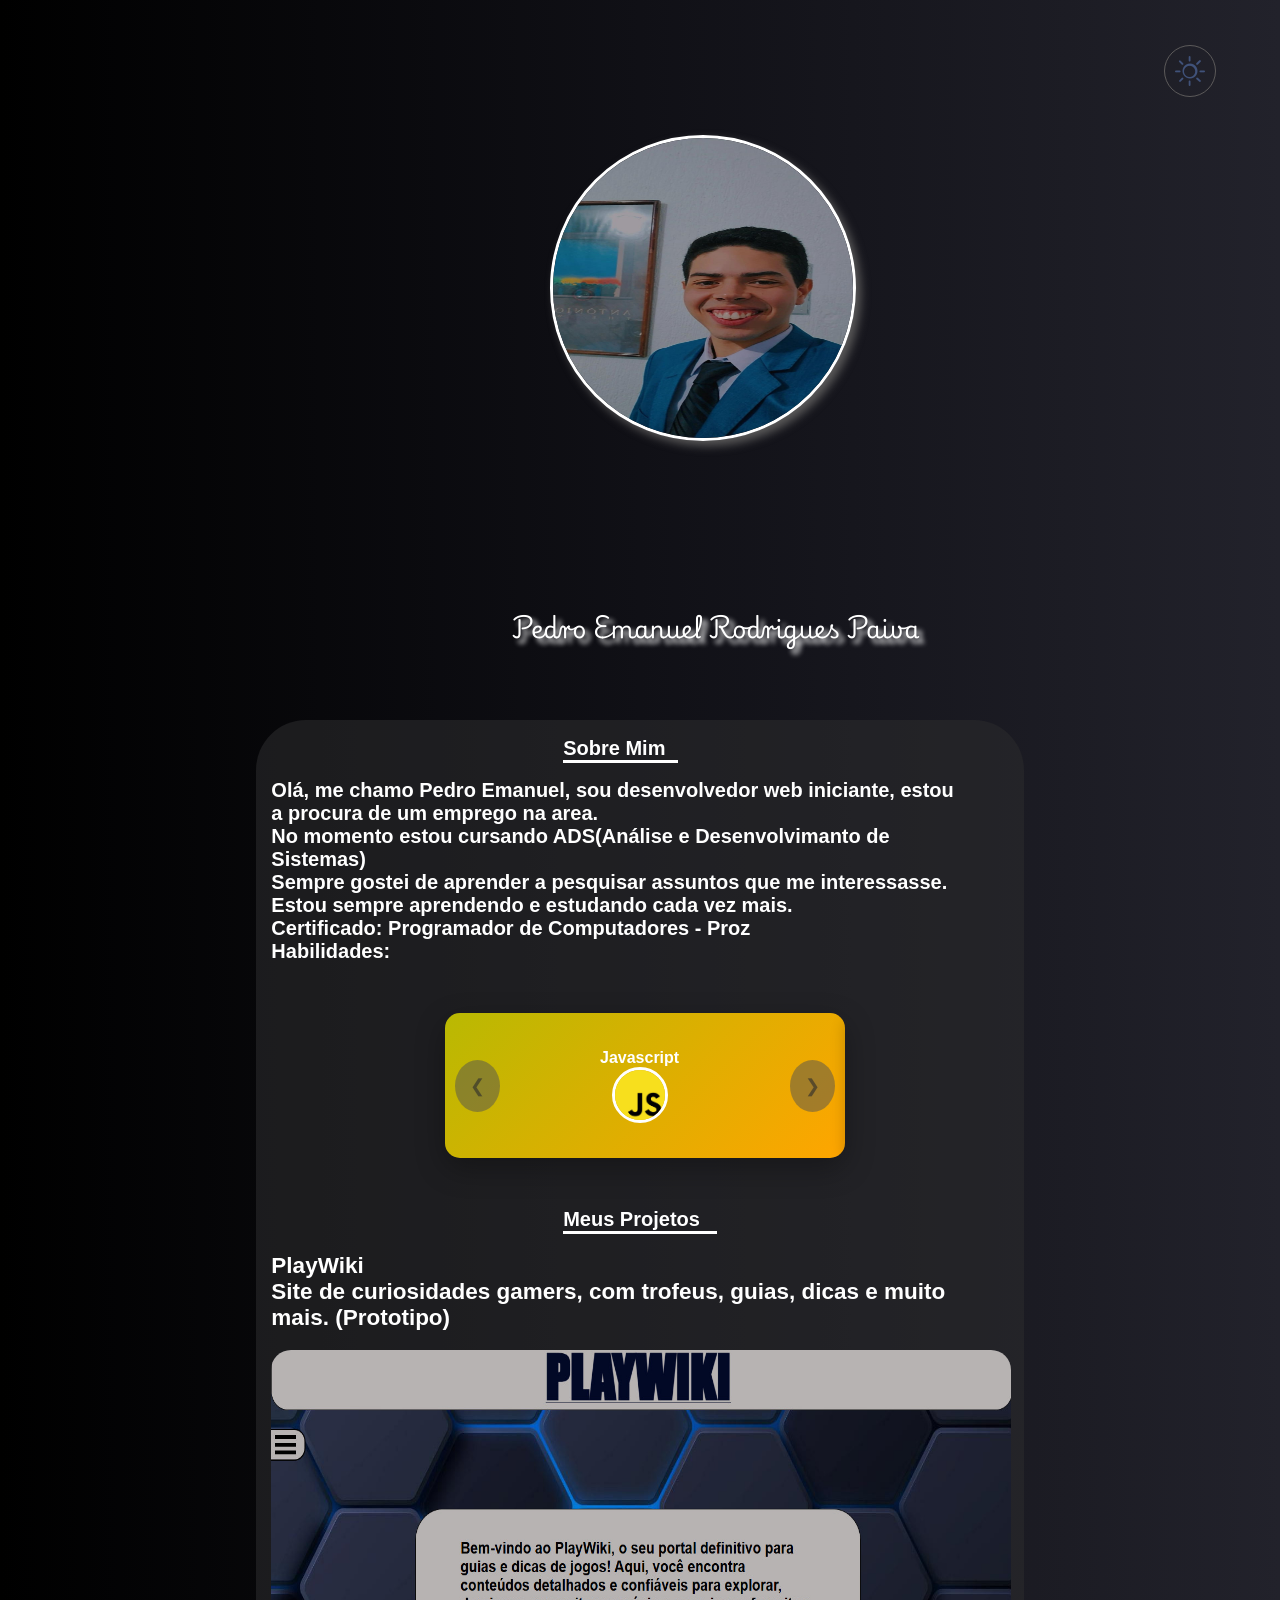
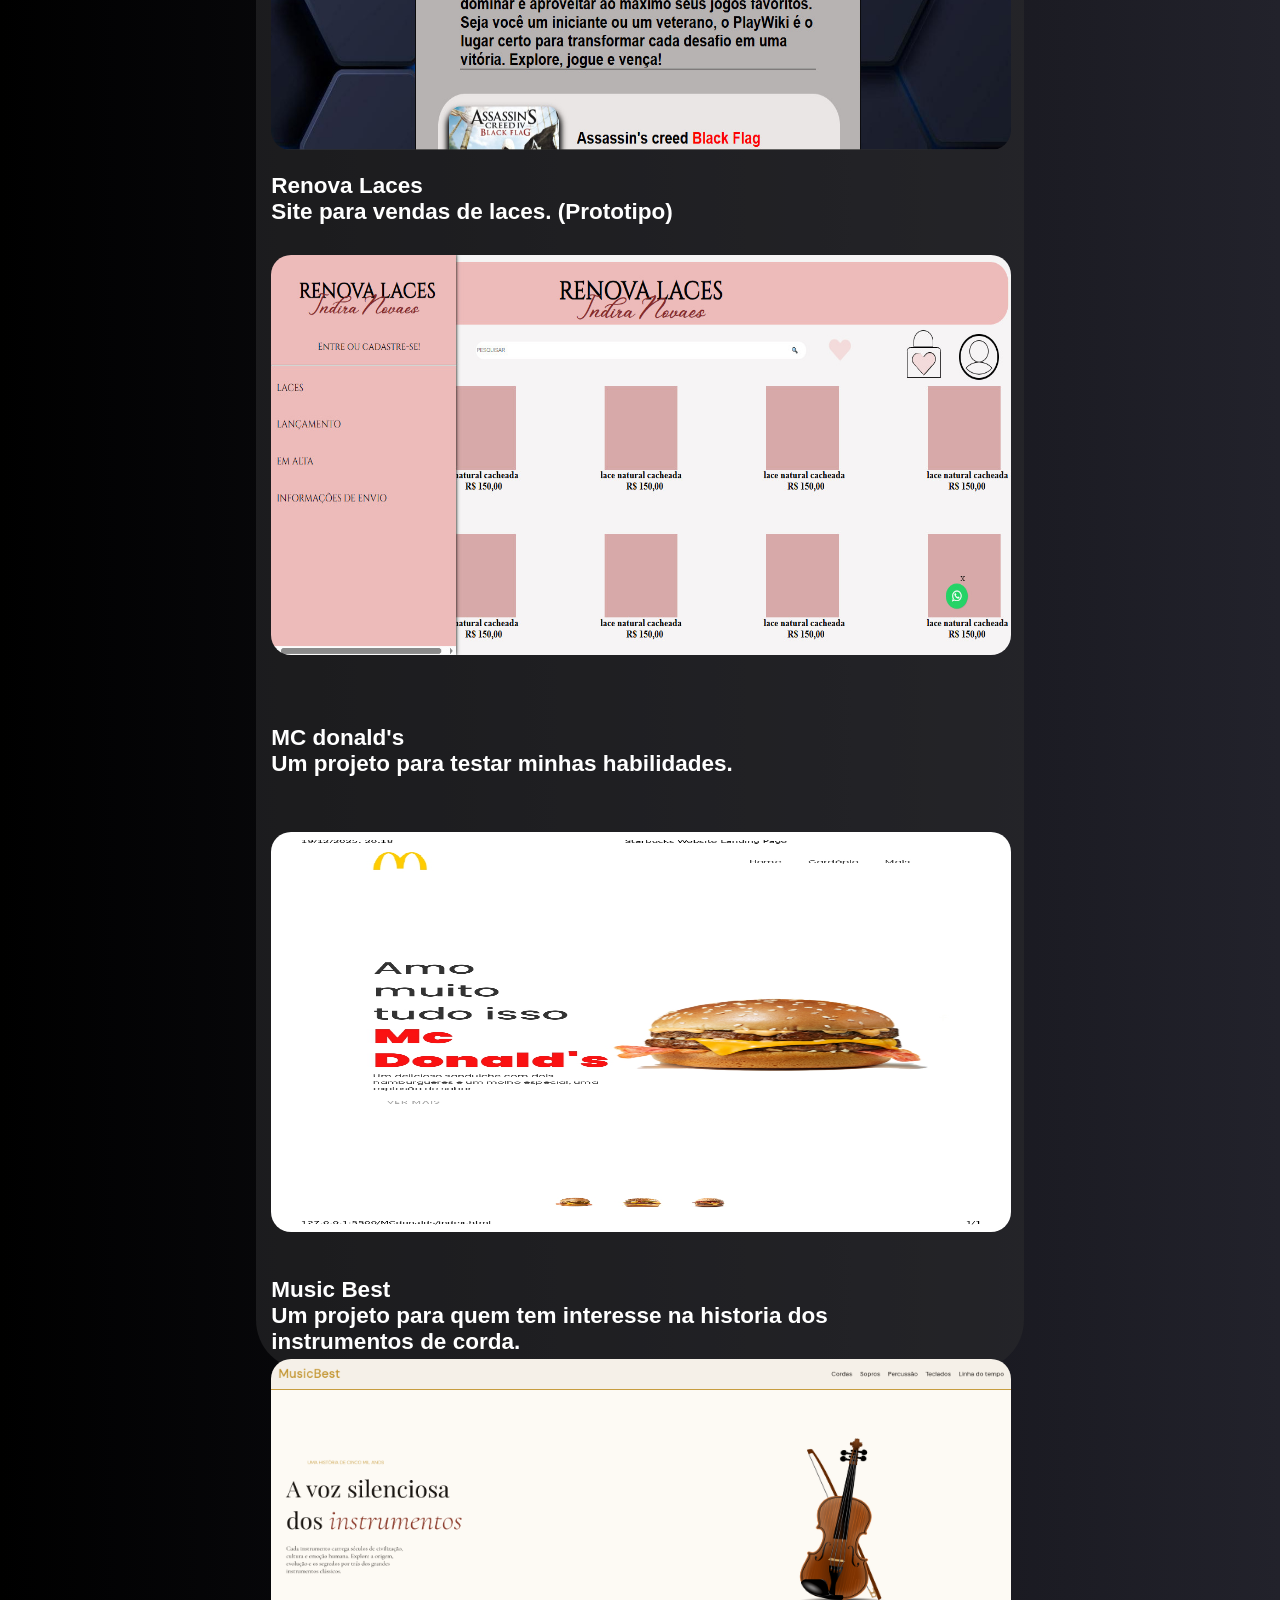
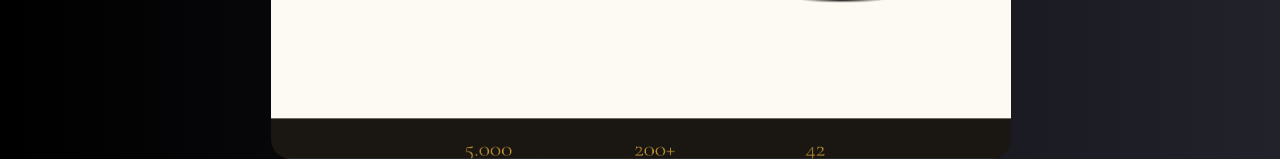
<file: index.html>
<!DOCTYPE html>
<html lang="en">
<head>
    <meta charset="UTF-8">
    <meta name="viewport" content="width=device-width, initial-scale=1.0">
    <link rel="stylesheet" href="style.css">
    <link rel="stylesheet" href="https://cdn.jsdelivr.net/npm/bootstrap-icons@1.13.1/font/bootstrap-icons.min.css">
    <link rel="preconnect" href="https://fonts.googleapis.com">
    <link rel="preconnect" href="https://fonts.gstatic.com" crossorigin>
    <!--linkando fontes externas-->
    <link href="https://fonts.googleapis.com/css2?family=Oswald:wght@200..700&display=swap" rel="stylesheet">
    <link href="https://fonts.googleapis.com/css2?family=Playwrite+HU:wght@100..400&display=swap" rel="stylesheet">
    <title>Home</title>
</head>
<body class="body">
    <!--minha foto de apresentação-->
    <img class="img" src="../img/logo.jpeg" alt="" width="300px" height="300px">
    <h2 class="nome1">Pedro Emanuel Rodrigues Paiva</h2> 
    
        <div class="theme" onclick="corMain()"><i class="bi bi-brightness-high" id="moon"></i></div>



    <!--conteudo principal-->
    <nav class="main1">

        <div class="sobre1">
            <h1 class="titu1">Sobre Mim</h1>
            <h2 class="text1">Olá, me chamo Pedro Emanuel, sou desenvolvedor web iniciante, estou a procura de um emprego na area.
                <br>No momento estou cursando ADS(Análise e Desenvolvimanto de Sistemas) 
                <br>Sempre gostei de aprender a pesquisar assuntos que me interessasse. 
                <br>Estou sempre aprendendo e estudando cada vez mais. 
                <br>Certificado: Programador de Computadores - Proz
                <!--Minhas habilidades com programação-->
                <br>Habilidades:

                <div class="carrossel-container">
    <div class="carrossel">
        <div class="Hab1">
            <div class="java1">
                <p class="miniseg">Javascript</p>

                <img class="imghab1" src="../img/js.jpg" alt="J" width="50px" height="50px">
            </div>
            <div class="html1">
                <p class="miniseg1">HTML</p>
                <img class="imghab1" src="../img/html.jpg" alt="HTML" width="50px" height="50px">
            </div>
            <div class="css1">
                <p class="miniseg1">CSS</p>
                <img class="imghab1" src="../img/css.jpg" alt="CSS" width="50px" height="50px">

                
            </div>
            <div class="python">
                <p class="miniseg1">Python</p>
                <img class="imghab1" src="./img/python.png" alt="PY" width="50px" height="50px">
            </div>
           
        </div>
        
        <!-- Botões de navegação -->
        <button class="btn-prev" onclick="moveCarrossel(-1)" onclick="stop(-1)">❮</button>
        <button class="btn-next" onclick="moveCarrossel(1)" onclick="stop(1)">❯</button>
        
        <!-- Indicadores 
        <div class="indicadores">
            <span class="indicador ativo" onclick="atualSlide(1)"></span>
            <span class="indicador" onclick="atualSlide(2)"></span>
            <span class="indicador" onclick="atualSlide(3)"></span>
        </div>-->
    </div>
</div>
        
            </h2>
        </div>
                <!--Meus projetos, durante os cursos e sozinho também-->
        <div class="Proj">
            <h1 class="TitProj1">Meus Projetos</h1>
                <div class="SegProj">
                    <a href="./PlayWiki/cadastro/ndex.html" class="pro1"><h2>PlayWiki <br> Site de curiosidades gamers, com trofeus, guias, dicas e muito mais. (Prototipo) </h2></a>
                    <img src="./img/play.jpg" alt="" height="400px" width="107%" style="border-radius: 20px;">
                
                    <a href="https://xands690.github.io/Renova/" class="pro2"><h2>Renova Laces <br> Site para vendas de laces. (Prototipo) </h2></a>
                    <img class="imgrenova" src="./img/renova.jpg" alt="" height="400px" width="107%" style="border-radius: 20px;">
                
                    <a href="./MCdonalds/index.html" class="pro3"><h2>MC donald's <br> Um projeto para testar minhas habilidades.</h2></a>
                    <img class="imgrenova1" src="./img/star.jpg" alt="" height="400px" width="107%" style="border-radius: 20px;">

                    <a href="./PagMusic/index.html" class="pro4"><h2>Music Best <br> Um projeto para quem tem interesse na historia dos instrumentos de corda.</h2></a>
                    <img class="imgmusic" src="./img/music.png" alt="" height="400px" width="107%" style="border-radius: 20px;">
            </div>

        </div>

    </nav>
    <script src="script.js"></script>
</body>
</html>
</file>
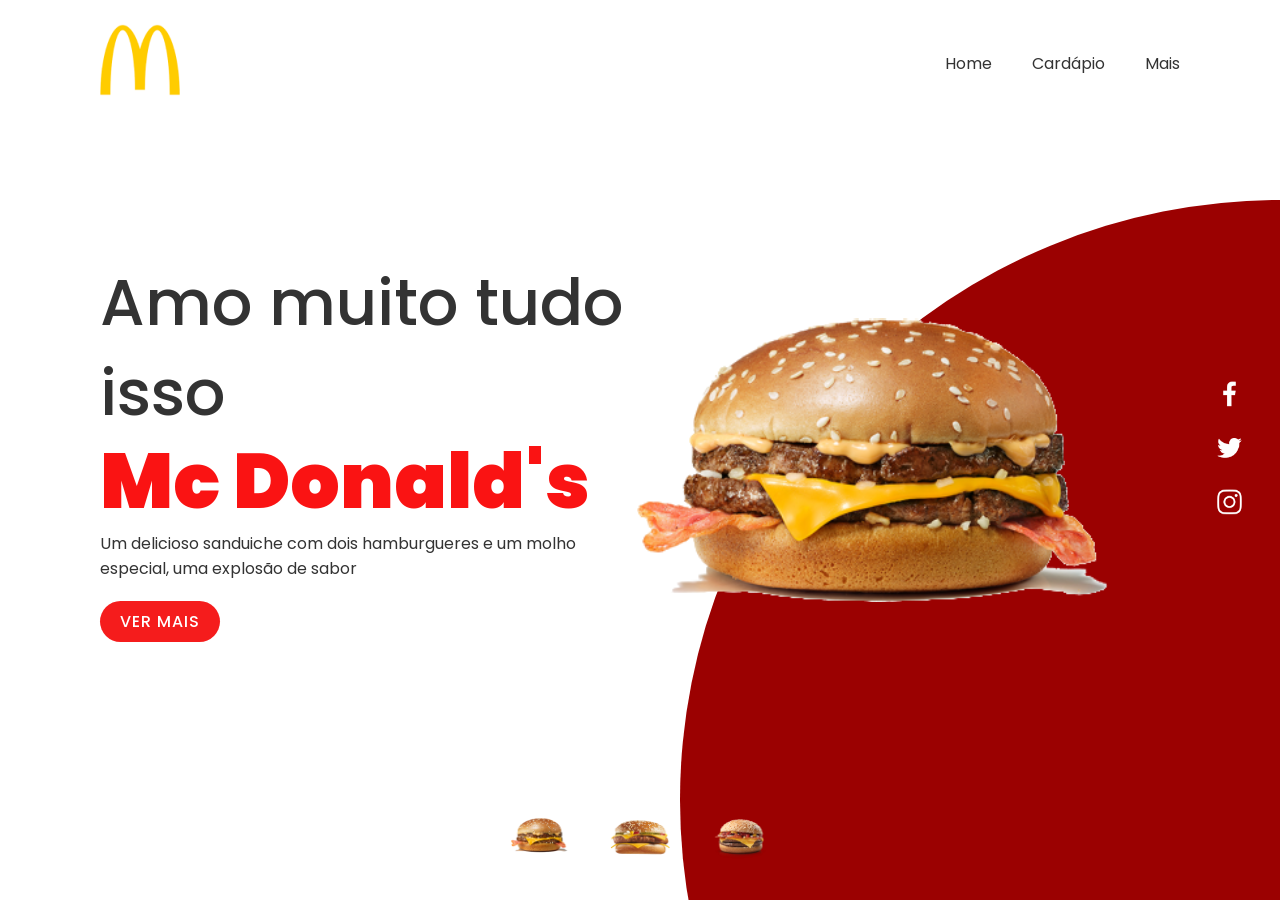
<file: MCdonalds/index.html>
<!DOCTYPE html>
<html lang="en">
<head>
  <meta charset="UTF-8">
  <title>Starbucks Website Landing Page</title>
  <link rel="stylesheet" href="style.css">
</head>
<body>
  <section class="sec">
    <div class="clip"></div>
    <header>
      <a href="#"><img src="McDonalds (2).png" class="logo"></a>
      <ul class="navigation">
        <li><a href="#">Home</a></li>
        <li><a href="#">Cardápio</a></li>
        <li><a href="#">Mais</a></li>
        
      </ul>
    </header>
    <div class="content">
      <div class="textBox">
        <h2>Amo muito tudo isso<br> <span>Mc Donald's</span></h2>
        <p id="text">Um delicioso sanduiche com dois hamburgueres e um molho especial, uma explosão de sabor</p>
        <a href="https://www.mcdonalds.com.br/">Ver mais</a>
      </div>
      <div class="imgBox">
        <img src="ha11 (1).png" class="pepsi">
      </div>
    </div>
    <ul class="thumb">
      <li><img src="ha11 (1).png" onclick="escolha(1)"></li>
      <li><img src="Q22 (1).png" onclick="escolha(2)"></li>
      <li><img src="BA3.png" onclick="escolha(3)"></li>
    </ul>
    <ul class="sci">
      <li><a href="https://www.facebook.com/McDonalds"><img src="facebook.png"></a></li>
      <li><a href="https://twitter.com/McDonalds"><img src="twitter.png"></a></li>
      <li><a href="https://www.instagram.com/mcdonalds_br/"><img src="instagram.png"></a></li>
    </ul>
  </section>
  <script type="text/javascript">

    img = document.querySelector(".pepsi")
    corf = document.querySelector(".clip")
    descricao = document.querySelector("#text")

    function escolha(opc){

      texto1 = "Um delicioso sanduiche com dois hamburgueres e um molho especial, uma explosão de sabor"
      texto2 = "Um sanduiche simples, porém delicioso, com um hamburguer e muito queijo"
      texto3 = "Sanduiche com muito bacon, queijo e dois hamburgueres, uma presente divino, venha já comer o seu "


      switch(opc){



        case 1:
          mudar("ha11 (1).png", "#9b0101", texto1)
          break

        case 2:
          mudar("Q22 (1).png", "#9b0101", texto2)
          break

        case 3:
          mudar("BA3.png", "#9b0101", texto3)

      }
    }
    function mudar(img1, cor, texto){

    img.src = img1
    corf.style.background = cor
    descricao.textContent = texto

    }

  </script>
</body>
</html>
</file>
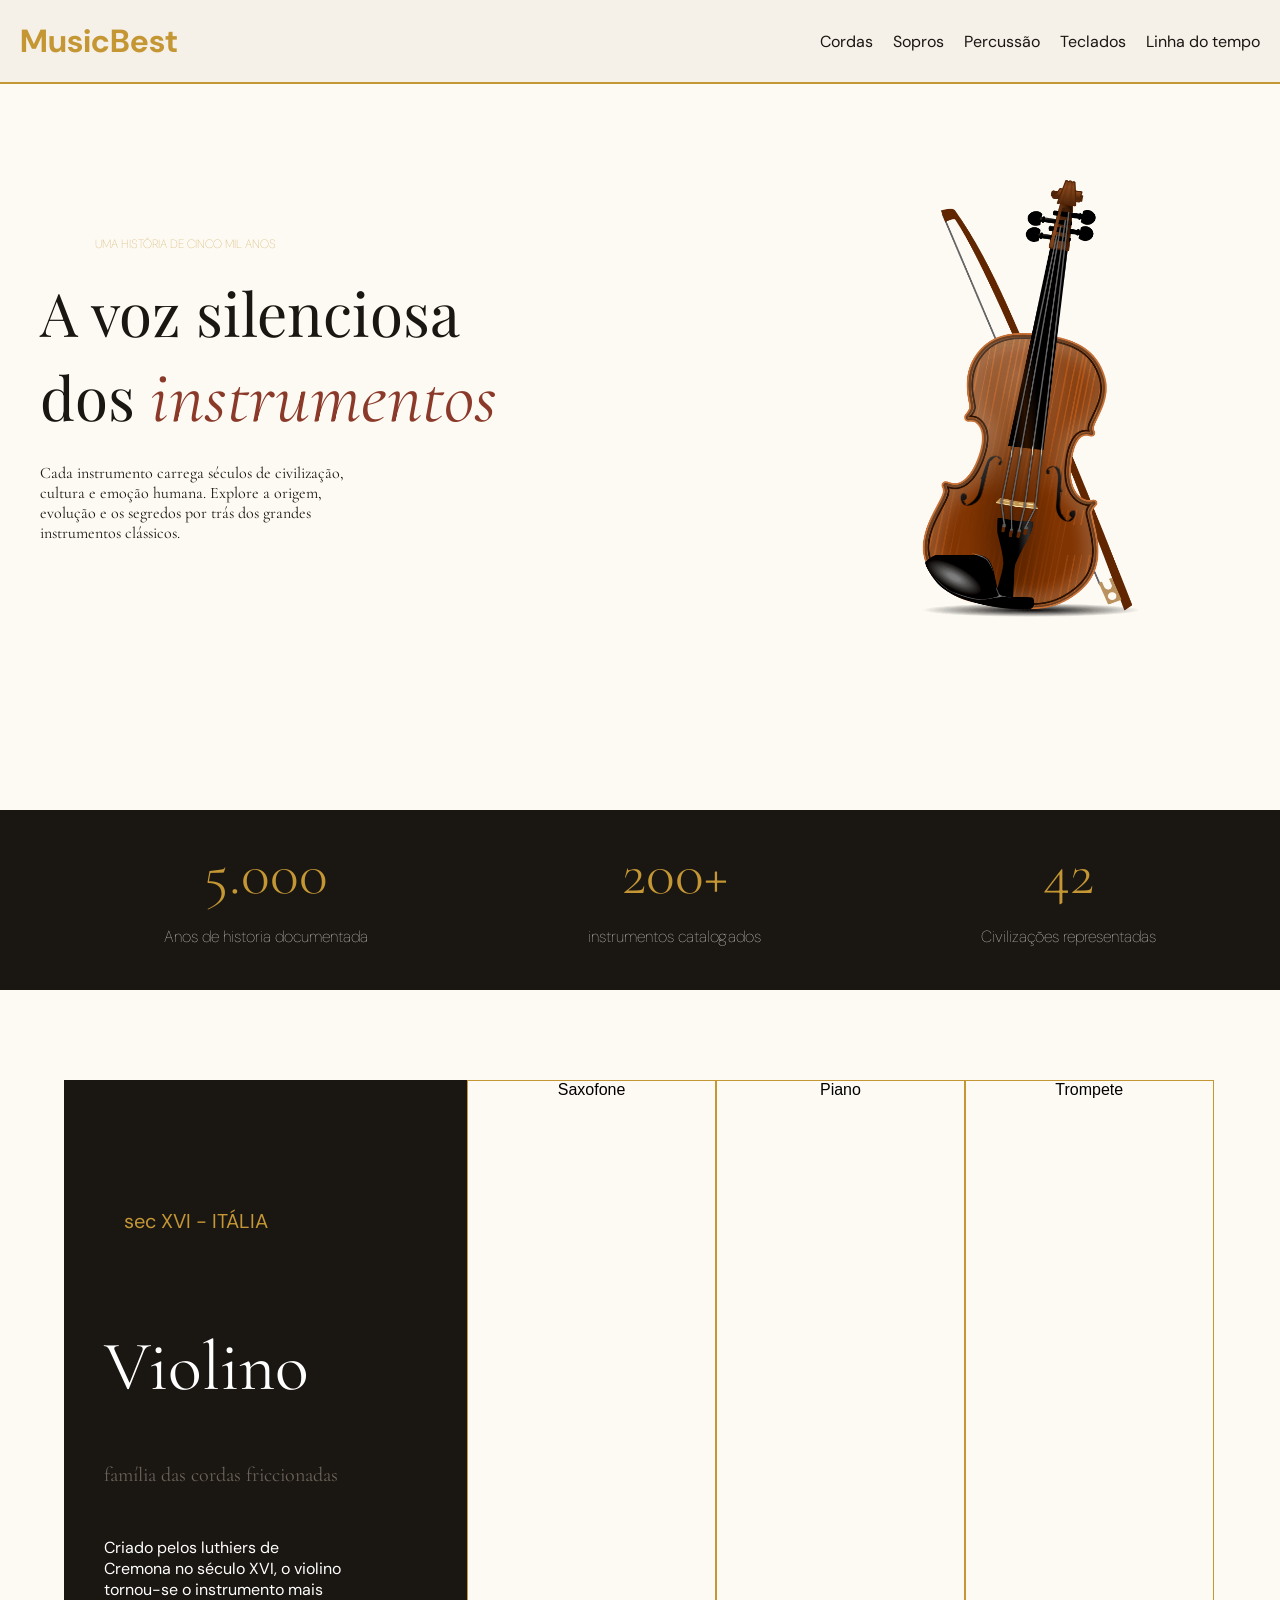
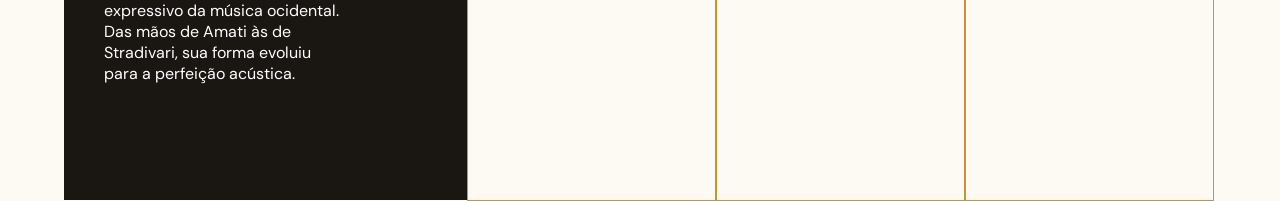
<file: PagMusic/index.html>
<!DOCTYPE html>
<html lang="en">
<head>
    <meta charset="UTF-8">
    <meta name="viewport" content="width=device-width, initial-scale=1.0">
    <link rel="stylesheet" href="https://fonts.googleapis.com/css2?family=Playfair+Display:ital,wght@0,400;0,700;1,400&family=Cormorant+Garamond:ital,wght@0,300;0,400;1,300&family=DM+Sans:wght@300;400&display=swap">
    <link href="https://fonts.google.com/specimen/Cormorant+Garamond" rel="stylesheet">
    <link href="https://fonts.googleapis.com/css2?family=Playfair+Display:ital,wght@0,400;0,700;1,400&family=Cormorant+Garamond:ital,wght@0,300;0,400;1,300&family=DM+Sans:wght@300;400&display=swap" rel="stylesheet">
    <link href="https://fonts.google.com/specimen/DM+Sans" rel="stylesheet">
    <link rel="stylesheet" href="style.css">
    <!--Fontes: "DM Sans" ; "Cormorant Garamond" ; "Playfair Display"-->
    <title>MusicBest</title>
</head>
<body>
    <header>
        <h1>MusicBest</h1>
        <ul>
            <li><a href="">Cordas</a></li>
            <li><a href="">Sopros</a></li>
            <li><a href="">Percussão</a></li>
            <li><a href="">Teclados</a></li>
            <li><a href="">Linha do tempo</a></li>
        </ul>
    </header>
    <main>
        <h4>UMA HISTÓRIA DE CINCO MIL ANOS</h4>
        <div class="tit">A voz silenciosa dos <i>instrumentos</i></div>
        <div class="text">Cada instrumento carrega séculos de civilização, cultura e emoção humana. Explore a origem, evolução e os segredos por trás dos grandes instrumentos clássicos.</div>
    </main>
        <img class="PrinInstru" src="../img/pngwing.com.png" alt="Instrumento Musical">

            <div class="infoMedium">
                <ul>
                   <li class="">
                        <h2>5.000</h2>
                        <p>Anos de historia documentada</p>
                   </li>
                   <li class="">
                       <h2>200+</h2>
                       <p>instrumentos catalogados</p>
                </li>
                <li class="">
                        <h2>42</h2>
                        <p>Civilizações representadas</p>
                   </li>
                </ul>
        </div>

        <nav>
            <div class="princi">
                <p style="font-size: 20px;left: 15%; font-family: DM Sans; color: var(--dourado-principal);">sec XVI - ITÁLIA</p>
                
                <p style="font-size: 70px;font-family: Cormorant Garamond;">Violino</p>

                <p style="font-family: Cormorant Garamond;font-size: 20px;top: 10%;color: var(--texto-secundario);">família das cordas friccionadas</p>

                <p style="font-family: DM Sans;top: 12%;">Criado pelos luthiers de Cremona no século XVI, o violino tornou-se o instrumento mais expressivo da música ocidental. Das mãos de Amati às de Stradivari, sua forma evoluiu para a perfeição acústica.</p>

            </div>
                <div class="SegPrinci">
                    <div>Saxofone</div>
                    <div>Piano</div>
                    <div>Trompete</div>
                </div>

            
        </nav>
</body>
</html>
</file>
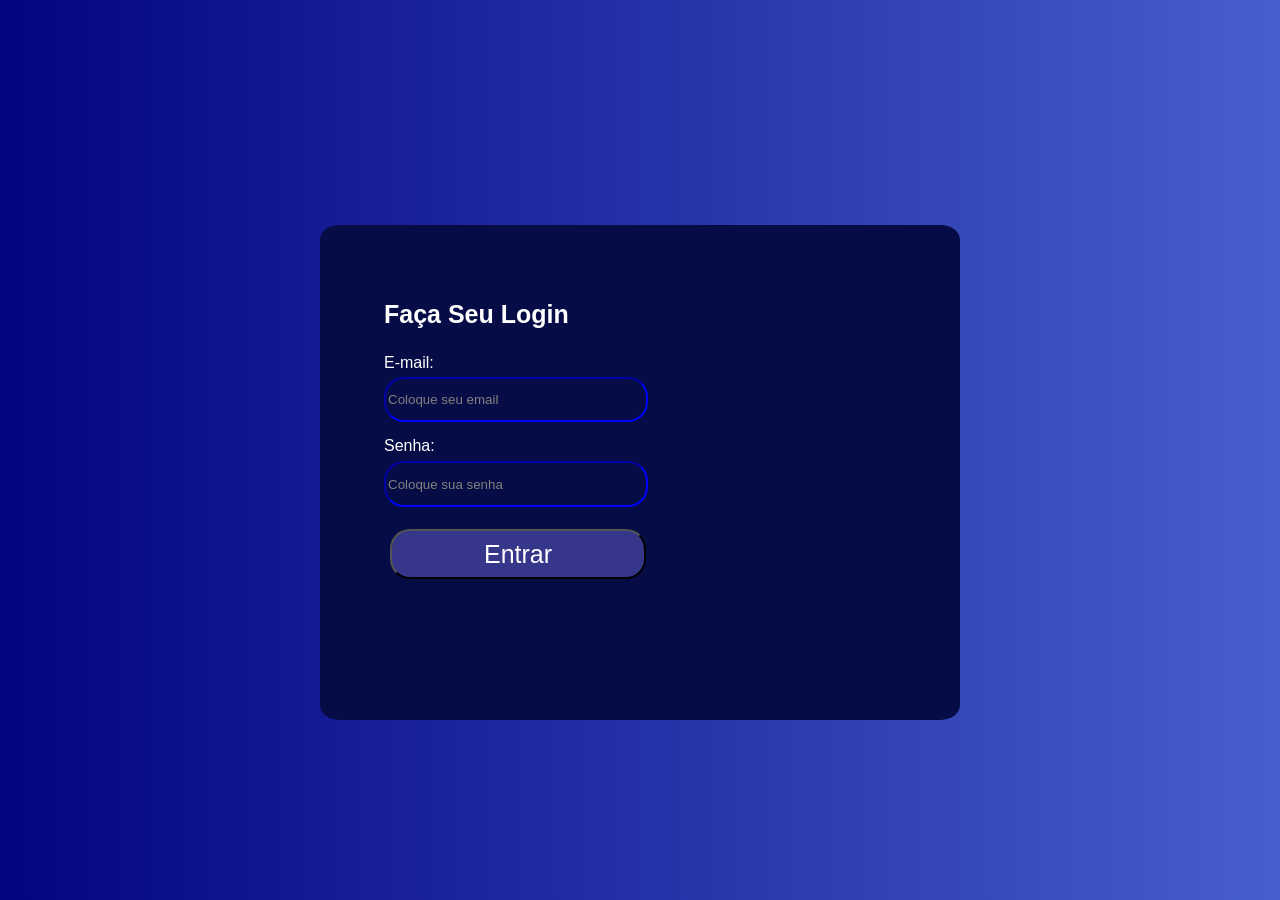
<file: PlayWiki/login/index.html>
<!DOCTYPE html>
<html lang="en">
<head>
    <meta charset="UTF-8">
    <meta name="viewport" content="width=device-width, initial-scale=1.0">
    <link rel="stylesheet" href="style.css">
    <title>Document</title>
</head>
<body>
    <main class="mainLogin">

        <h3 class="loginTop">Faça Seu Login</h3>
        <a class="email"> E-mail:</a><br>
        <input class="inEmail" type="email" placeholder="Coloque seu email" onkeypress="enviarbut(event)" id="email"></input><br>

        <a class="senha"> Senha:</a><br>
        <input class="inSenha" type="password" placeholder="Coloque sua senha" onkeypress="enviarbut(event)" id="senha"></input>
        
        <button onclick="enviar()" onkeypress="enviarbut(event)" type="submit">Entrar</button>

    </main>
    <script src="script.js"></script>
</body>
</html>
</file>
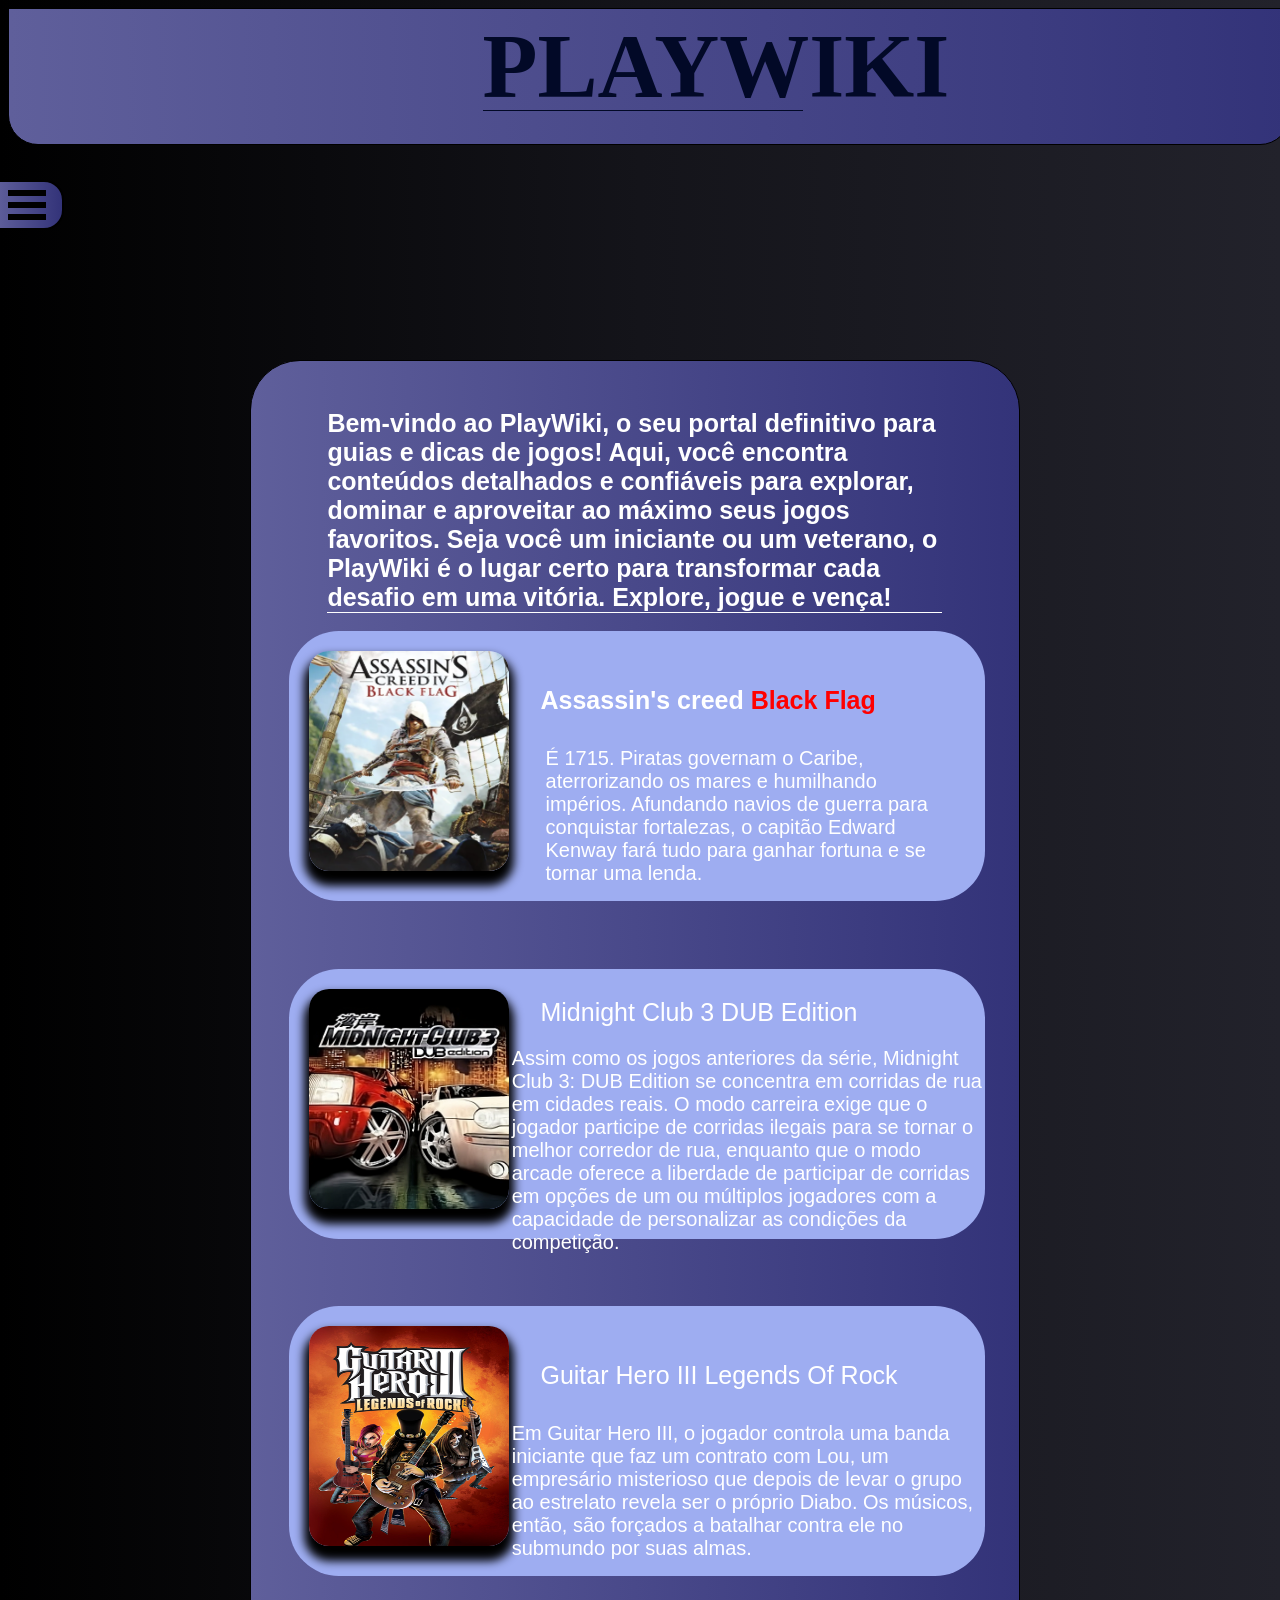
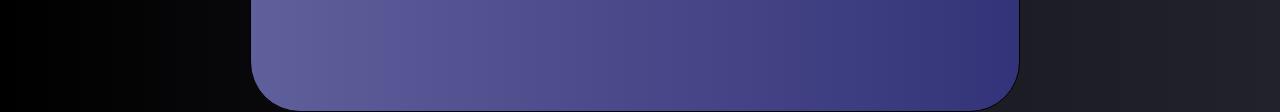
<file: PlayWiki/pagina inicial/index.html>
<!DOCTYPE html>
<!-- Declara que o documento é um HTML5 -->
<html lang="en">
<!-- Inicia o elemento HTML e define o idioma da página como inglês -->

<head>
    <!-- Inicia a seção de cabeçalho da página, onde se colocam metadados e links para recursos externos -->

    <meta charset="UTF-8">
    <!-- Define a codificação de caracteres como UTF-8, permitindo que a página suporte a maioria dos caracteres, incluindo acentos e símbolos -->

    <meta name="viewport" content="width=device-width, initial-scale=1.0">
    <!-- Ajusta o layout da página para que ela seja responsiva, adequando-se ao tamanho da tela do dispositivo (como celular, tablet, etc.) -->

    <link rel="stylesheet" href="style.css">
    <!-- Conecta a página a um arquivo CSS externo chamado "style.css" para estilização -->

    <link rel="shortcut icon" href="../img/control.jpg" type="image/x-icon">
    <!-- Define o favicon (ícone exibido na aba do navegador) como "control.jpg" localizado na pasta "img" no diretório acima -->

    <title>PlayWiki</title>
    <!-- Define o título da página, que será exibido na aba do navegador -->

    <script defer src="script.js"></script>
    <!-- Conecta a página a um arquivo JavaScript externo chamado "script.js" e usa o atributo "defer" 
         para garantir que o script será executado apenas depois que o HTML for totalmente carregado -->

</head>
<!-- Fecha a seção de cabeçalho -->

<body>
    
    <!--topo do site, area de pesquisa e outros links-->
    <!--"header" é o cabeçalho do site-->
    <!--"input" é utilizado para inserir um texto, nesse caso, para pesquisa -->
    <!--"class" determina a qual classe esse elemento pertence(varios elementos podem pertencer a mesma classe)-->
    <header class="MainMenu">
        <!--Nome grande do site <a href="../pagina inicial/index.html"> serve para colocar links dentro do site-->
        <a href="index.html" class="linka"><h1 class="play">PLAYWIKI</h1></a>
        
    </header>

    <!--botão que faz o menu lateral aparecer-->
    <button class="hiden" id="hiden">
        <div class="bar"></div>
        <div class="bar"></div>
        <div class="bar"></div>
   </button>

<!--menu ateral-->
    <div class="SegMenu" id="SegMenu">
        <h1 class="TitleSeg">Categorias</h1>
        <!--"id" determina o id do elemento(cada elemento pode conter somente um id)-->
        <h2 class="acao" id="acao">AÇÃO</h2>
        <h2 class="rit" id="rit">RITMO</h2>
        <h2 class="CorrVo" id="CorrVo">CORRIDA&VÔO</h2>


      

    </div>  
    <div class="SegAcao" id="SegAcao">
        <a href="../jogo_AC_Black_Flag/Black_Flag.html" class="b">Assassin's Creed Black Flag</a>
        <br><br>
        <a href="../jogo_BLACK/black.html" class="b">Black</a>
        </div>

        <div class="SegCor" id="SegCor">
            <a href="../jogo_Midnight Club 3 DUB Edition/midnight.html" class="b">Midnight Club 3 DUB Edition</a>
        </div>

        <div class="SegRit" id="SegRit">
            <a href="../jogo_Guitar Hero/guitaHero3.html" class="b">Guitar Hero III Legends Of Rock</a>
        </div>
       


    
    <!--area com o conteudo do site. Onde estarao os jogos por exemplo-->
    <!--"main" é utilizada pra envolver o conteudo principal do site :)-->
    <main class="content">

        <h2 class="intro">Bem-vindo ao PlayWiki, o seu portal definitivo para guias e dicas de jogos! Aqui, você encontra conteúdos detalhados e confiáveis para explorar, dominar e aproveitar ao máximo seus jogos favoritos. Seja você um iniciante ou um veterano, o PlayWiki é o lugar certo para transformar cada desafio em uma vitória. Explore, jogue e vença!</h2>
        <div class="jg1">
            <!--link para outras paginas-->
            <a href="../jogo_AC_Black_Flag/Black_Flag.html" id="black">
                <!--imagem do jogo, definindo o tamanho com "width" e "heigth"-->
            <img src="../img/ac4.png" alt="" width="200px" height="220px" class="imgac">
            <b><a class="titleac">Assassin's creed <a class="Segcor">Black Flag</a></a></b>
            <p class="descac">É 1715. Piratas governam o Caribe, aterrorizando os mares e humilhando impérios. Afundando navios de guerra para conquistar fortalezas, o capitão Edward Kenway fará tudo para ganhar fortuna e se tornar uma lenda.</p>
        </div>
        </a>
        <div class="jg2">
            <a href="../jogo_Midnight Club 3 DUB Edition/midnight.html">
            <img src="../jogo_Midnight Club 3 DUB Edition/download.jpeg" alt="" width="200px" height="220px" class="imggta">
            <a class="titlegta">Midnight Club 3 DUB Edition</a>
            <p class="descgta">Assim como os jogos anteriores da série, Midnight Club 3: DUB Edition se concentra em corridas de rua em cidades reais. O modo carreira exige que o jogador participe de corridas ilegais para se tornar o melhor corredor de rua, enquanto que o modo arcade oferece a liberdade de participar de corridas em opções de um ou múltiplos jogadores com a capacidade de personalizar as condições da competição.</p>
        
        </a>
        </div>
        <div class="jg3">
            <a href="../jogo_Guitar Hero/guitaHero3.html">
            <img src="../jogo_Guitar Hero/guitarhero_ 1.png" alt="" width="200px" height="220px" class="imgdead">
            <a class="titledead">Guitar Hero III Legends Of Rock</a>
            <p class="descdead">Em Guitar Hero III, o jogador controla uma banda iniciante que faz um contrato com Lou, um empresário misterioso 
                que depois de levar o grupo ao estrelato revela ser o próprio Diabo. Os músicos, então, são forçados a batalhar contra
                 ele no submundo por suas almas.</p>
            
                </a>
        </div>

    </main>
</body>
</html>
</file>
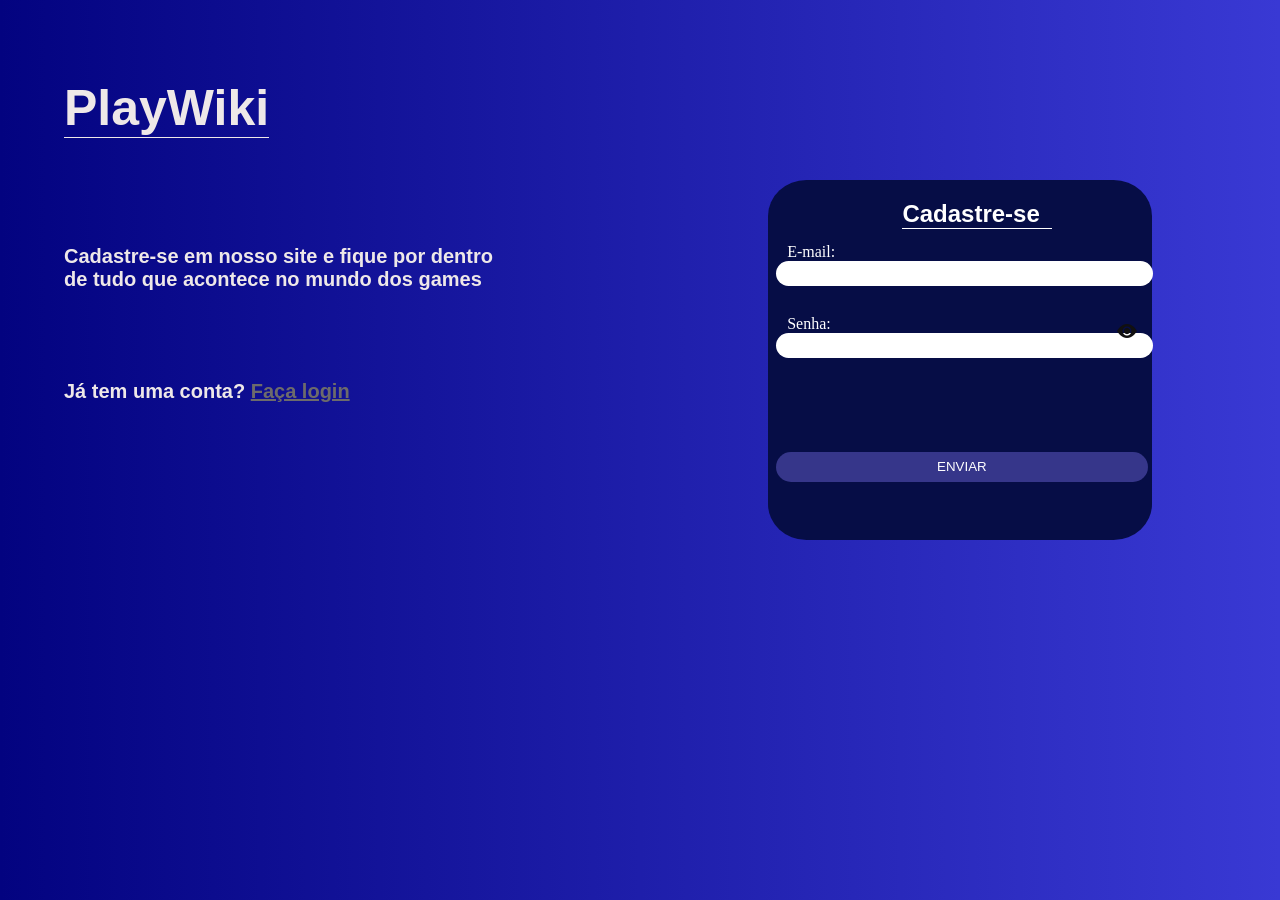
<file: PlayWiki/cadastro/ndex.html>
<!DOCTYPE html>
<html lang="en">
<head>
    <meta charset="UTF-8">
    <meta name="viewport" content="width=device-width, initial-scale=1.0">
    <link rel="stylesheet" href="style.css">
    <link rel="shortcut icon" href="../img_login/ico.jpeg" type="image/x-icon">
    <link rel="stylesheet" href="https://cdn.jsdelivr.net/npm/bootstrap-icons@1.13.1/font/bootstrap-icons.min.css">
    <title>Cadastre-se</title>
</head>
<body>
    
    <h1 class="Play">PlayWiki</h1>
    <h3 class="Play2">Cadastre-se em nosso site e fique por dentro <br> de tudo que acontece  no mundo dos games</h3>
    <h3 class="Play3">Já tem uma conta? <a href="../login/index.html" class="alogin">Faça login</a></h3>
        <main class="Content">
            <div class="SubContent">
                <h2 class="Tit">Cadastre-se</h2>
                </div>
                    <div class="inpu">
                        <a class="ema">E-mail:</a>
                        <input type="email" class="email" id="email" onkeypress="enviarbut(event)"><br>
                        <a class="senha">Senha:</a>
                        <input type="password" class="pass" onkeypress="enviarbut(event)" id="senha"><i class="bi bi-eye-fill" id="eye" onclick="mostrar()"  ></i>

                </div>
                    <button onclick="enviar()" class="enviar" id="enviar">ENVIAR</button>
            </main>



            <script src="script.js" type="text/javascript"></script>
</body>
</html>
</file>
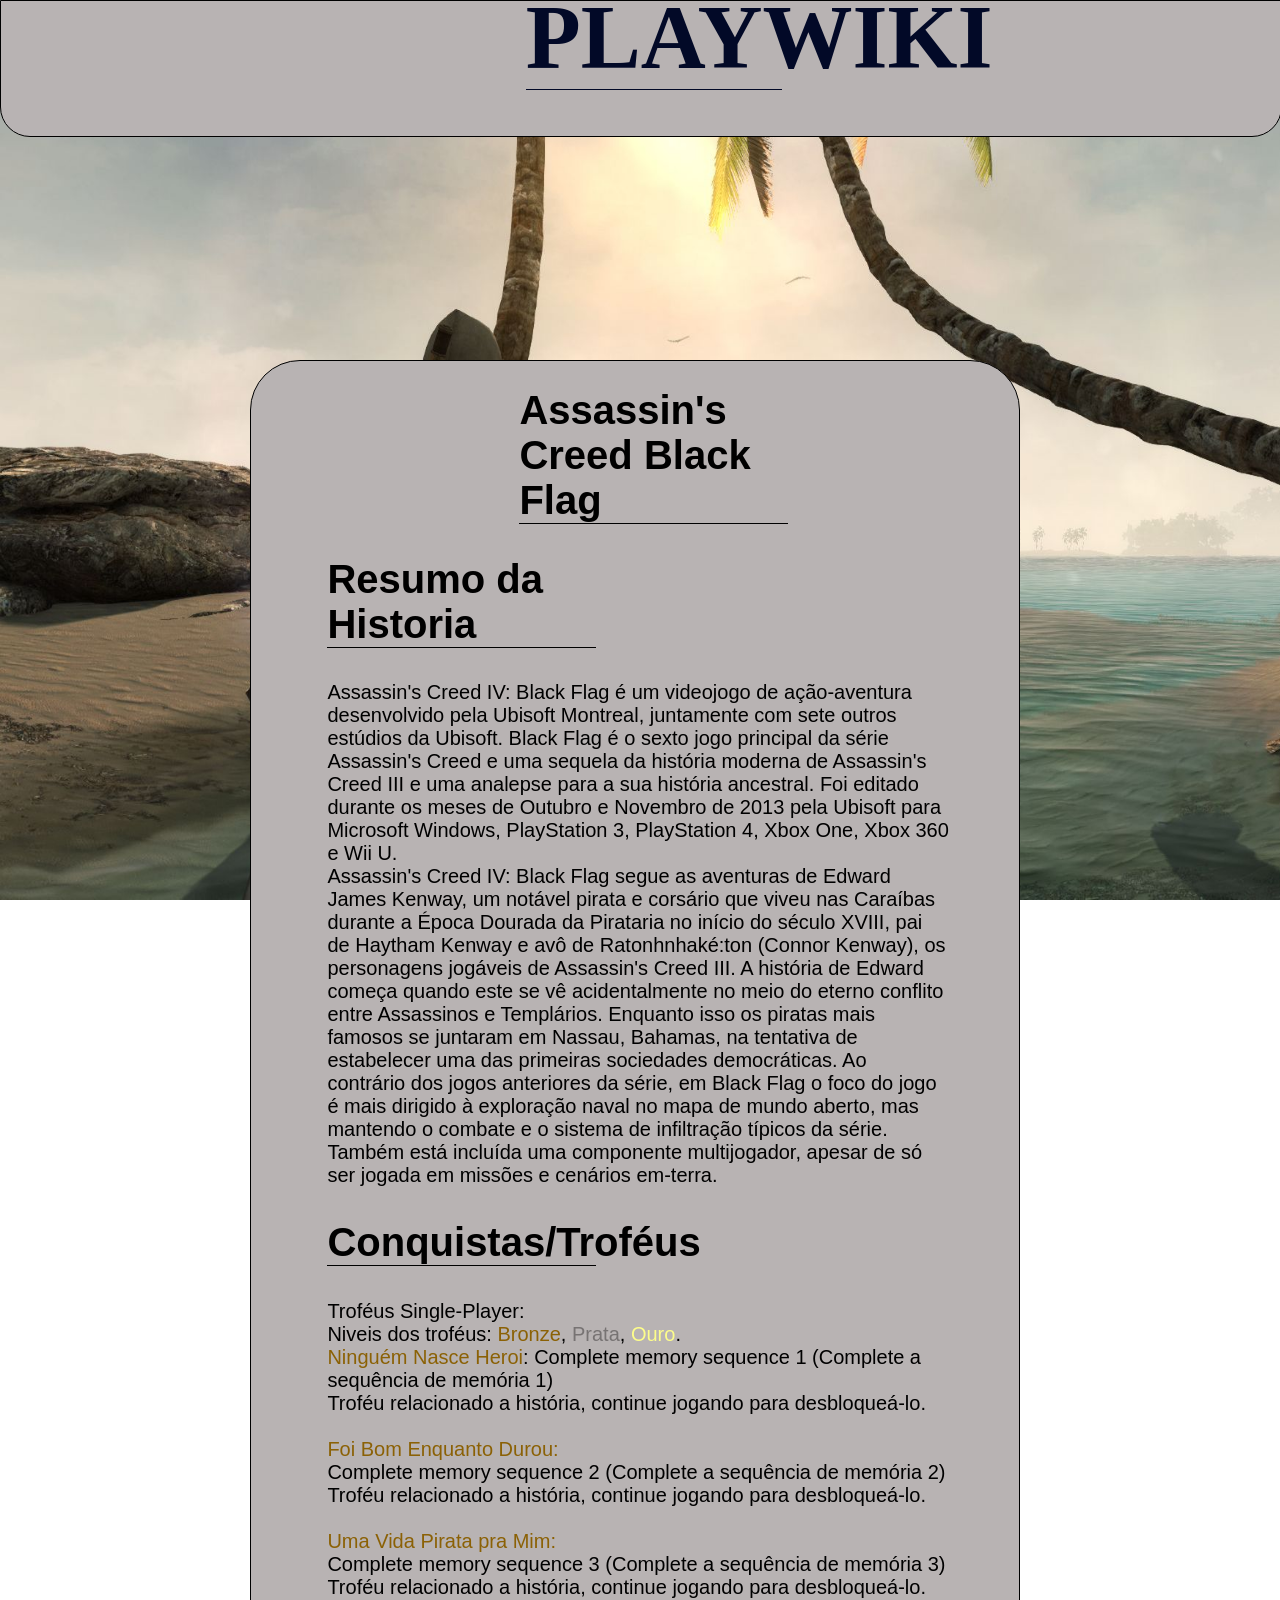
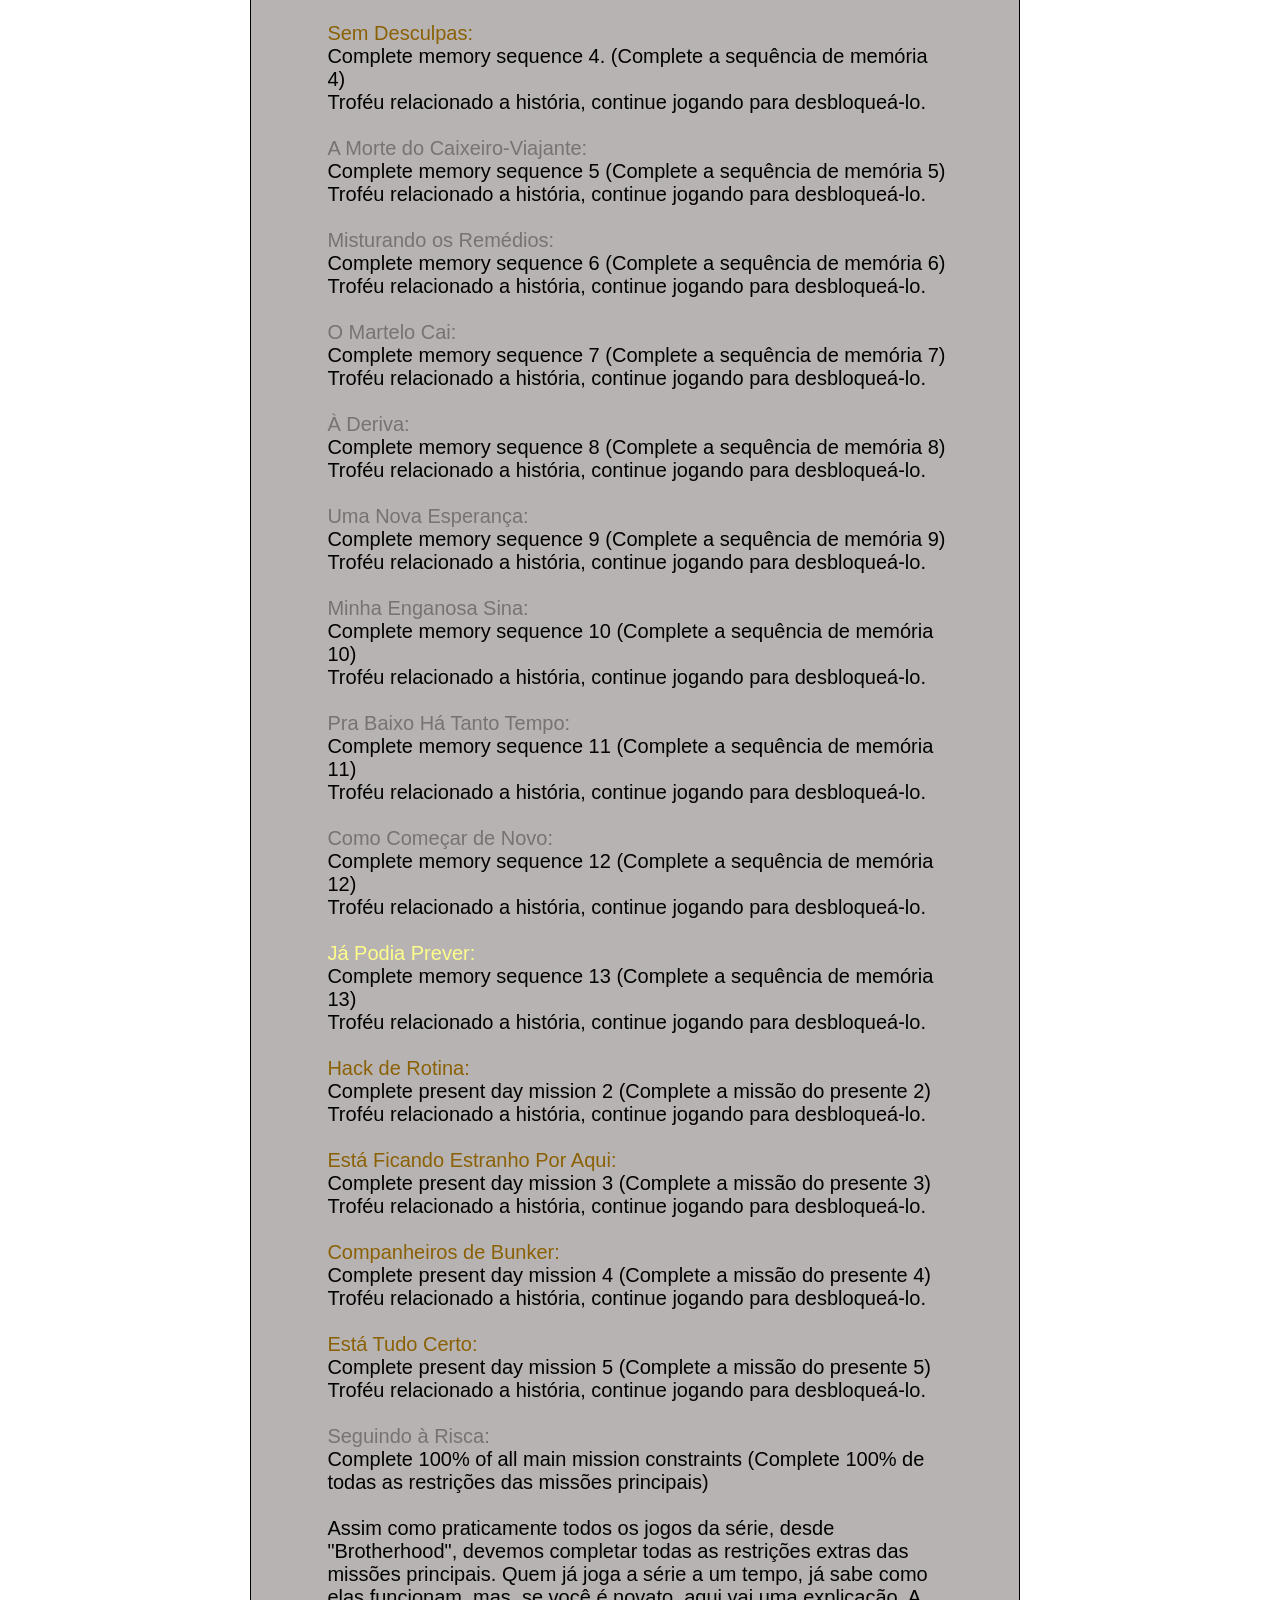
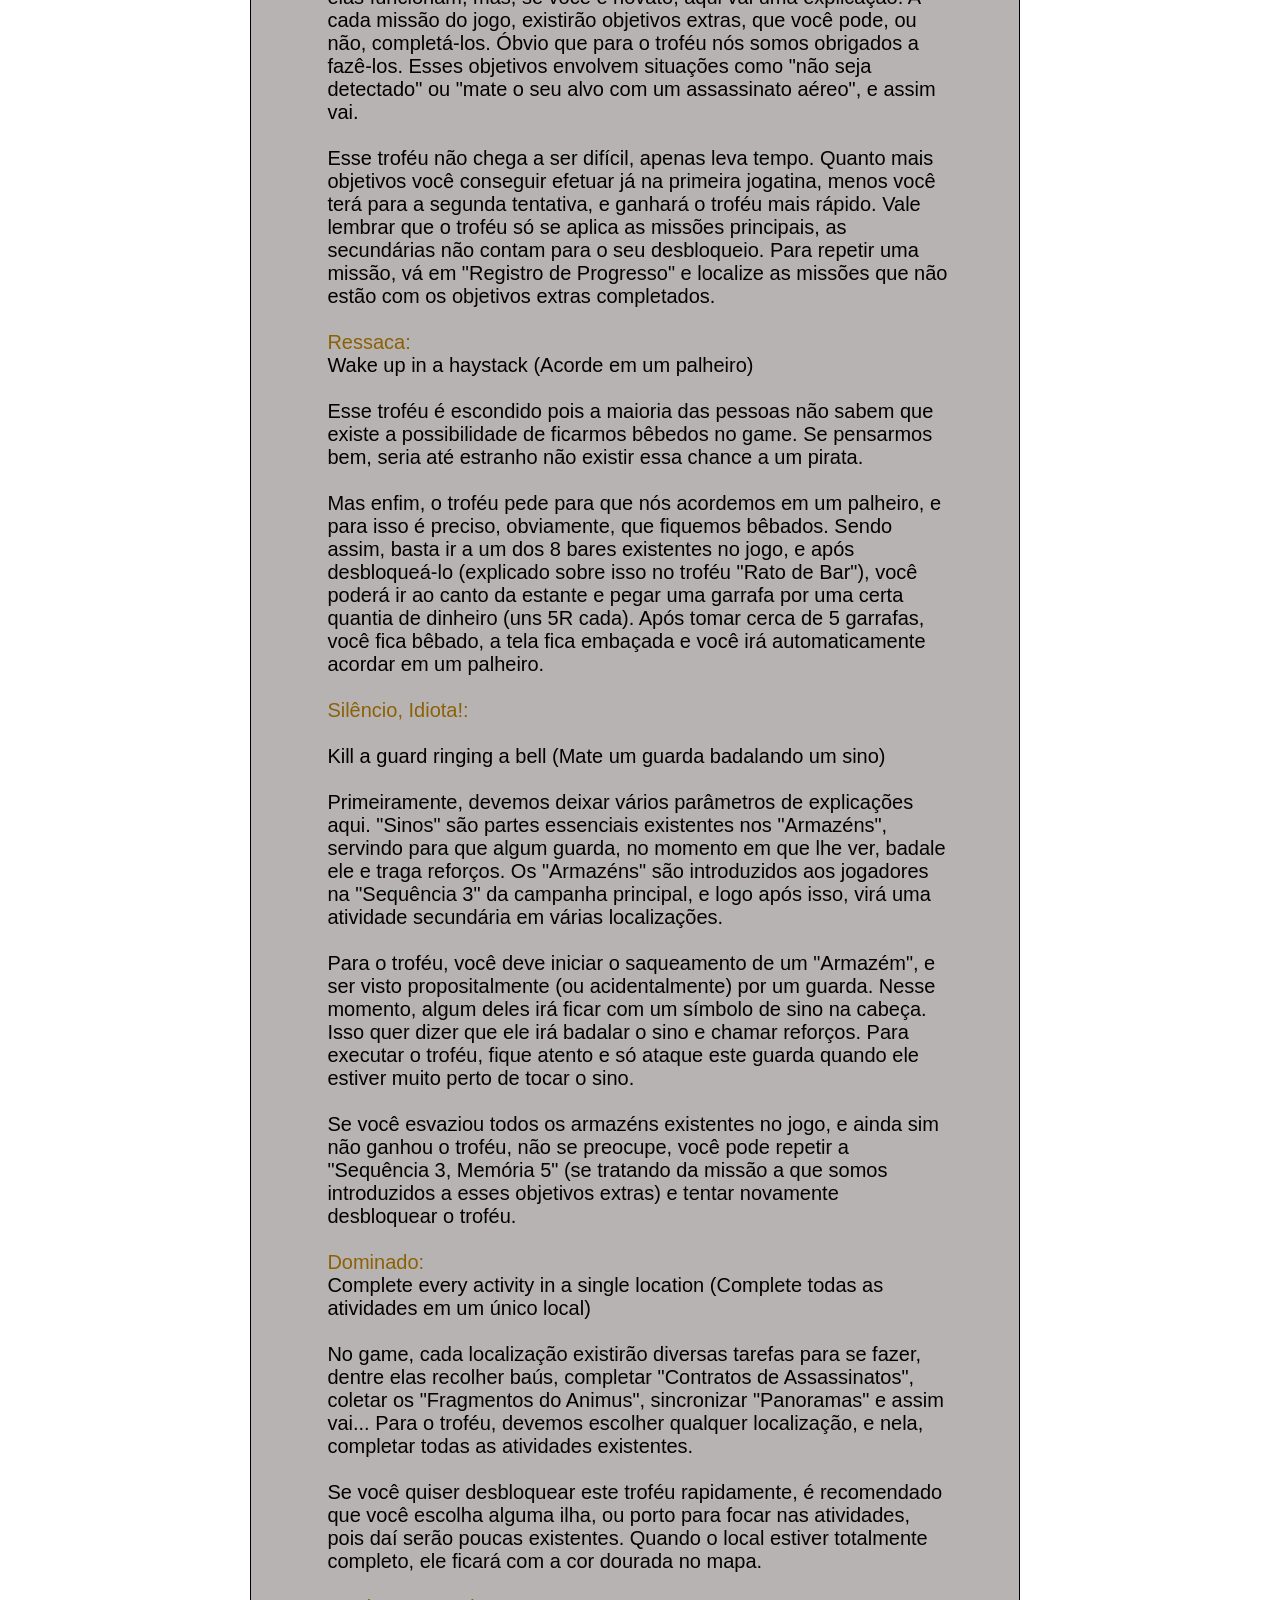
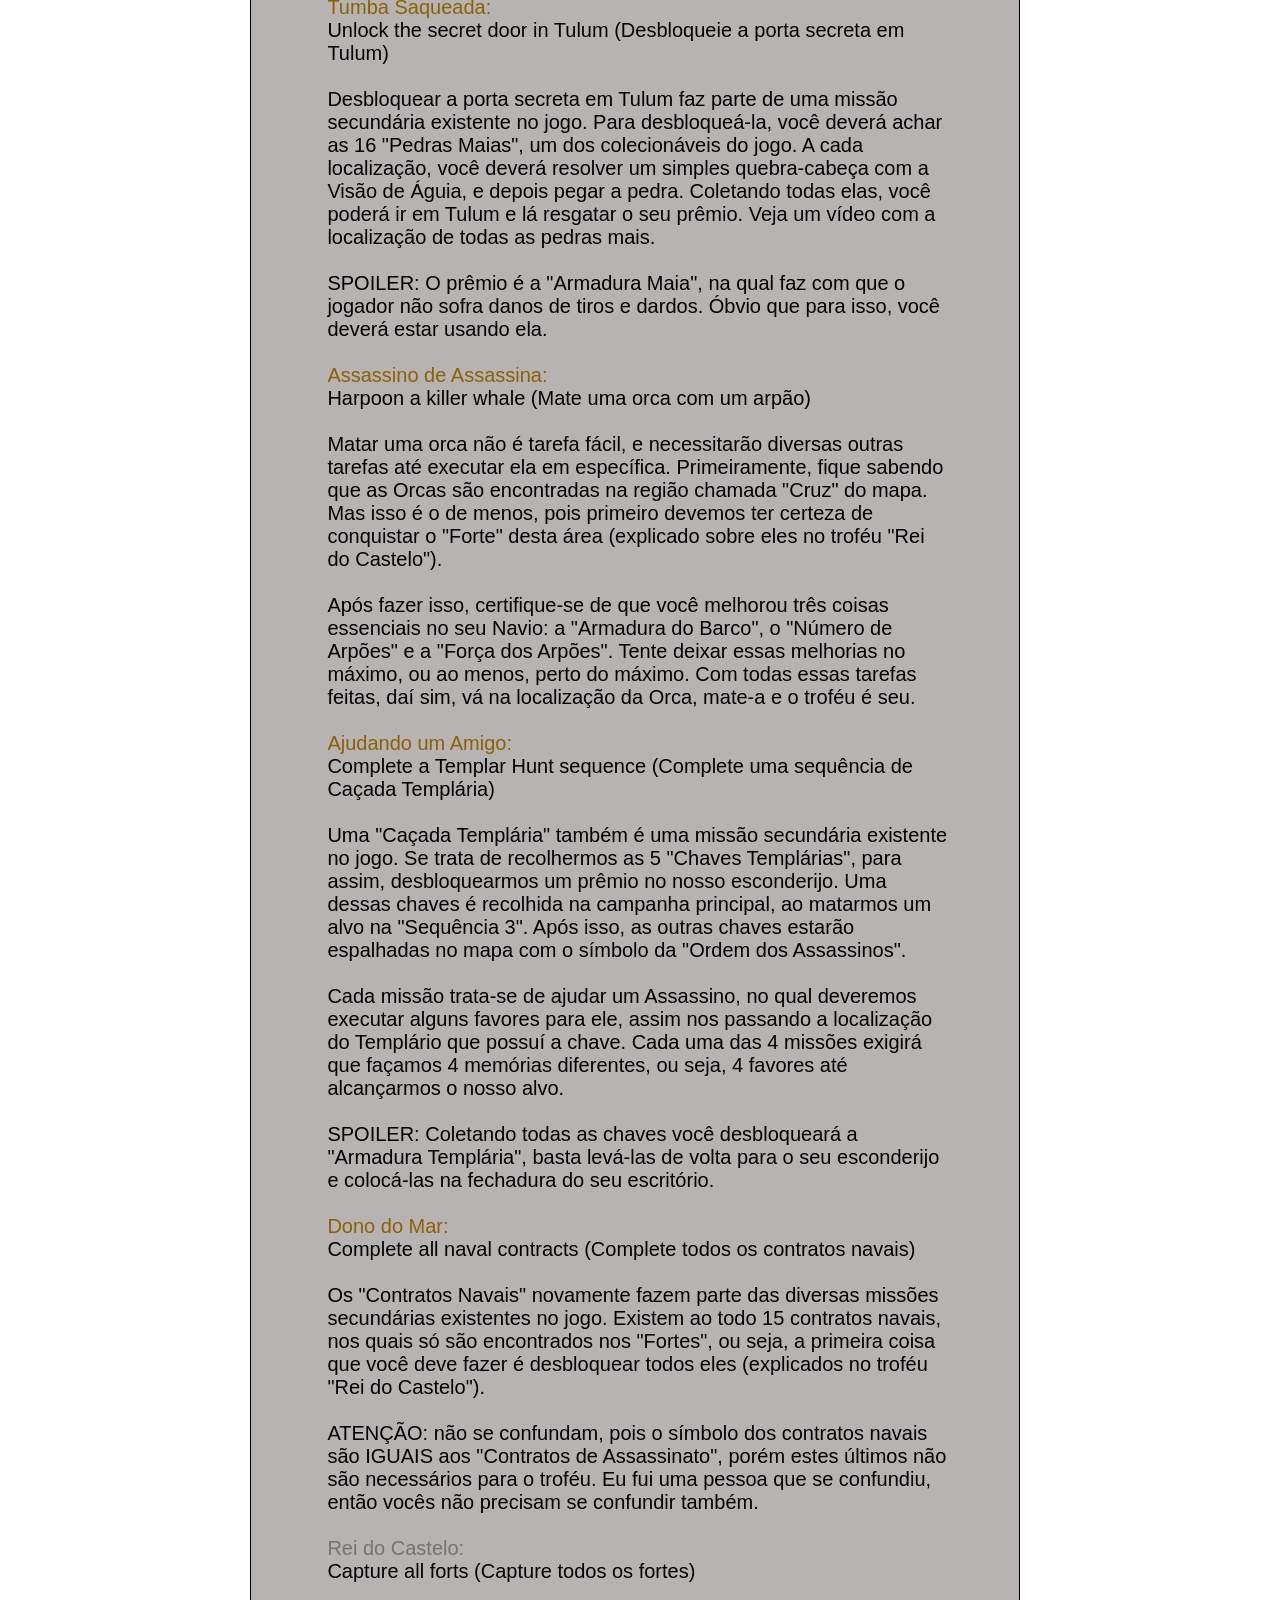
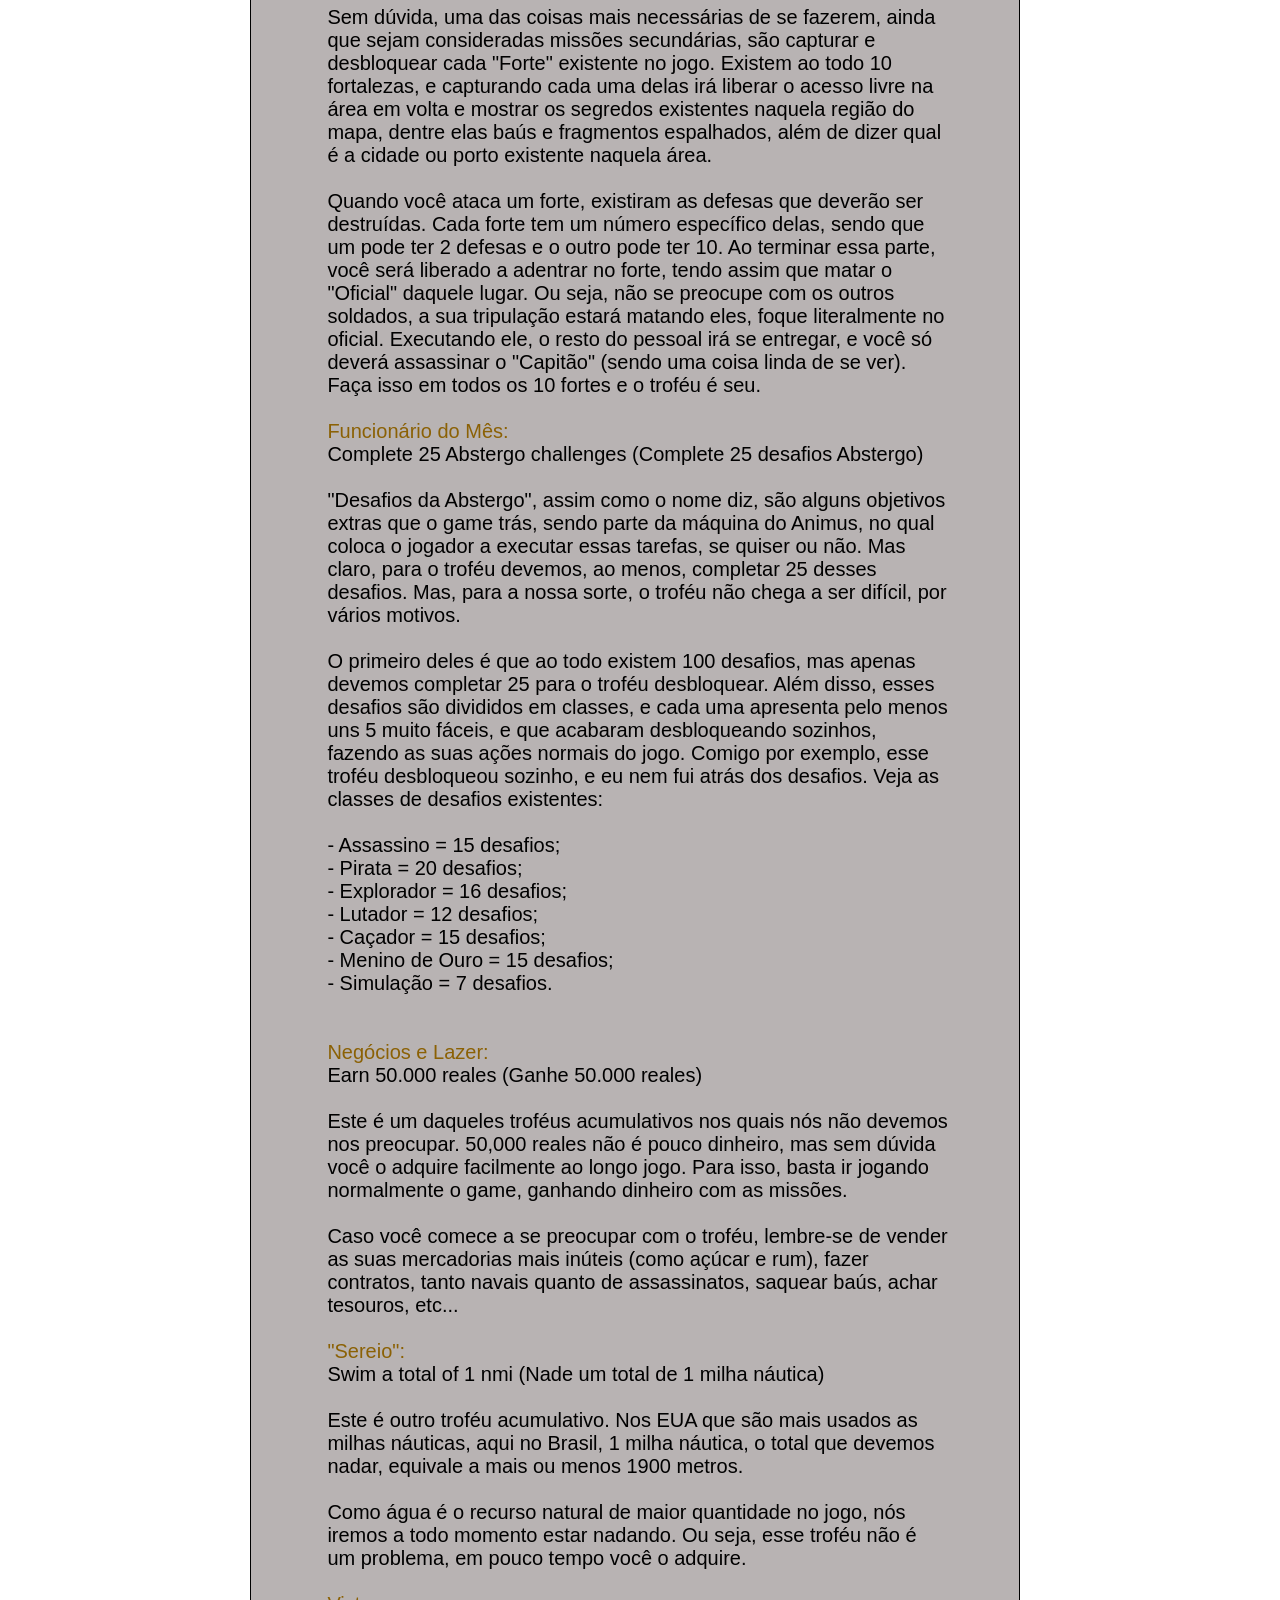
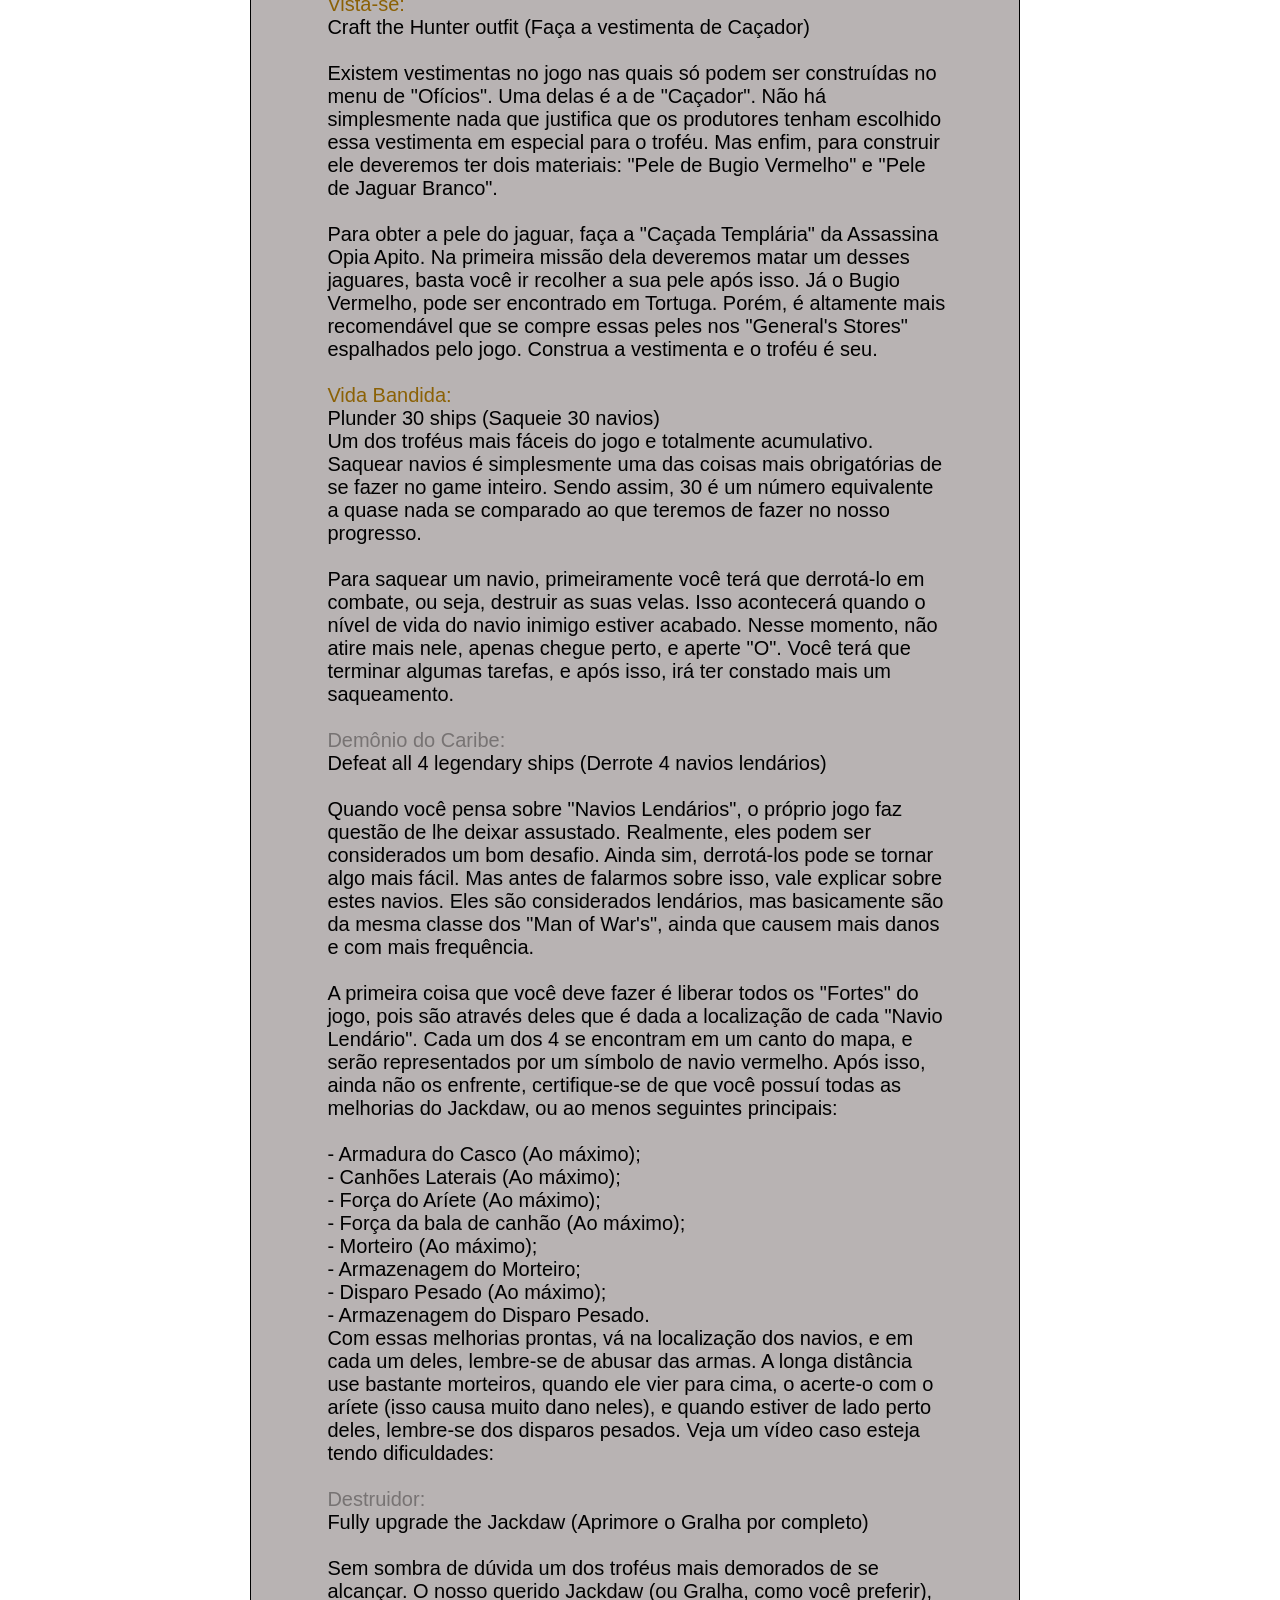
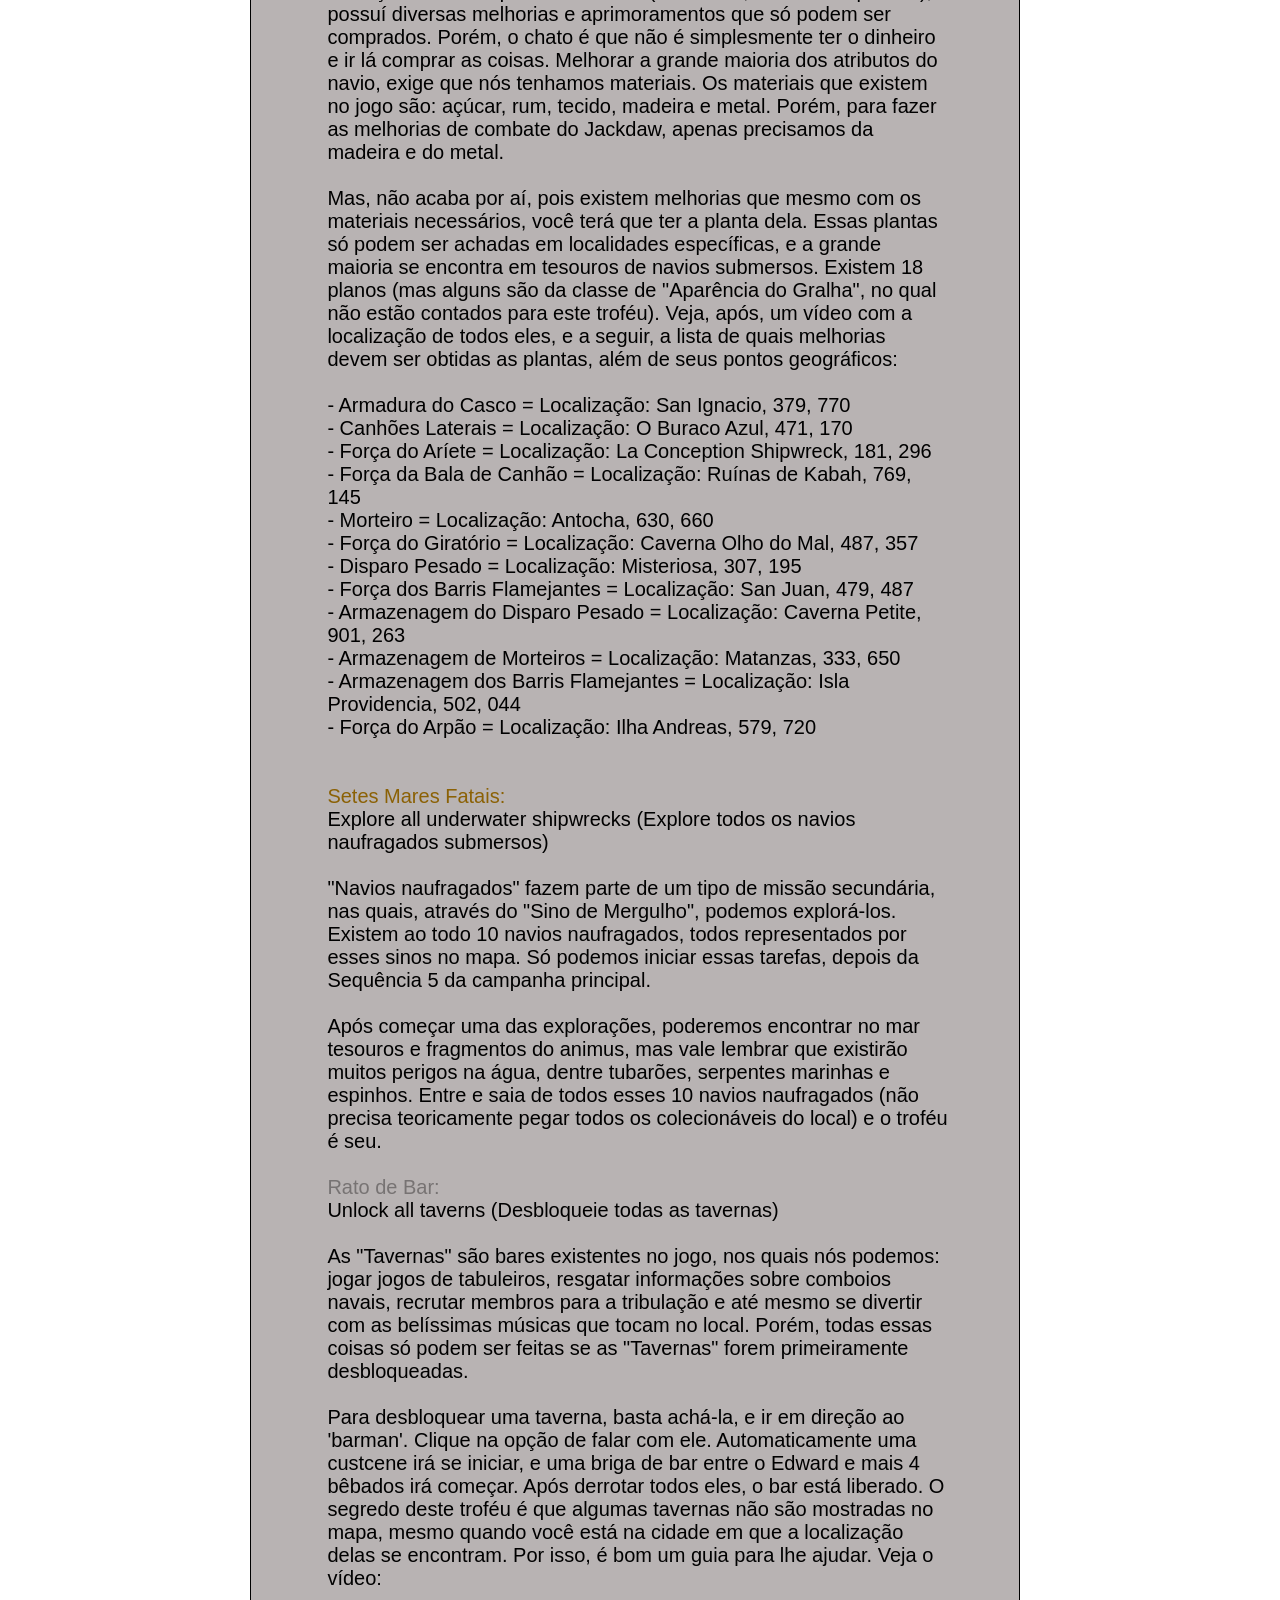
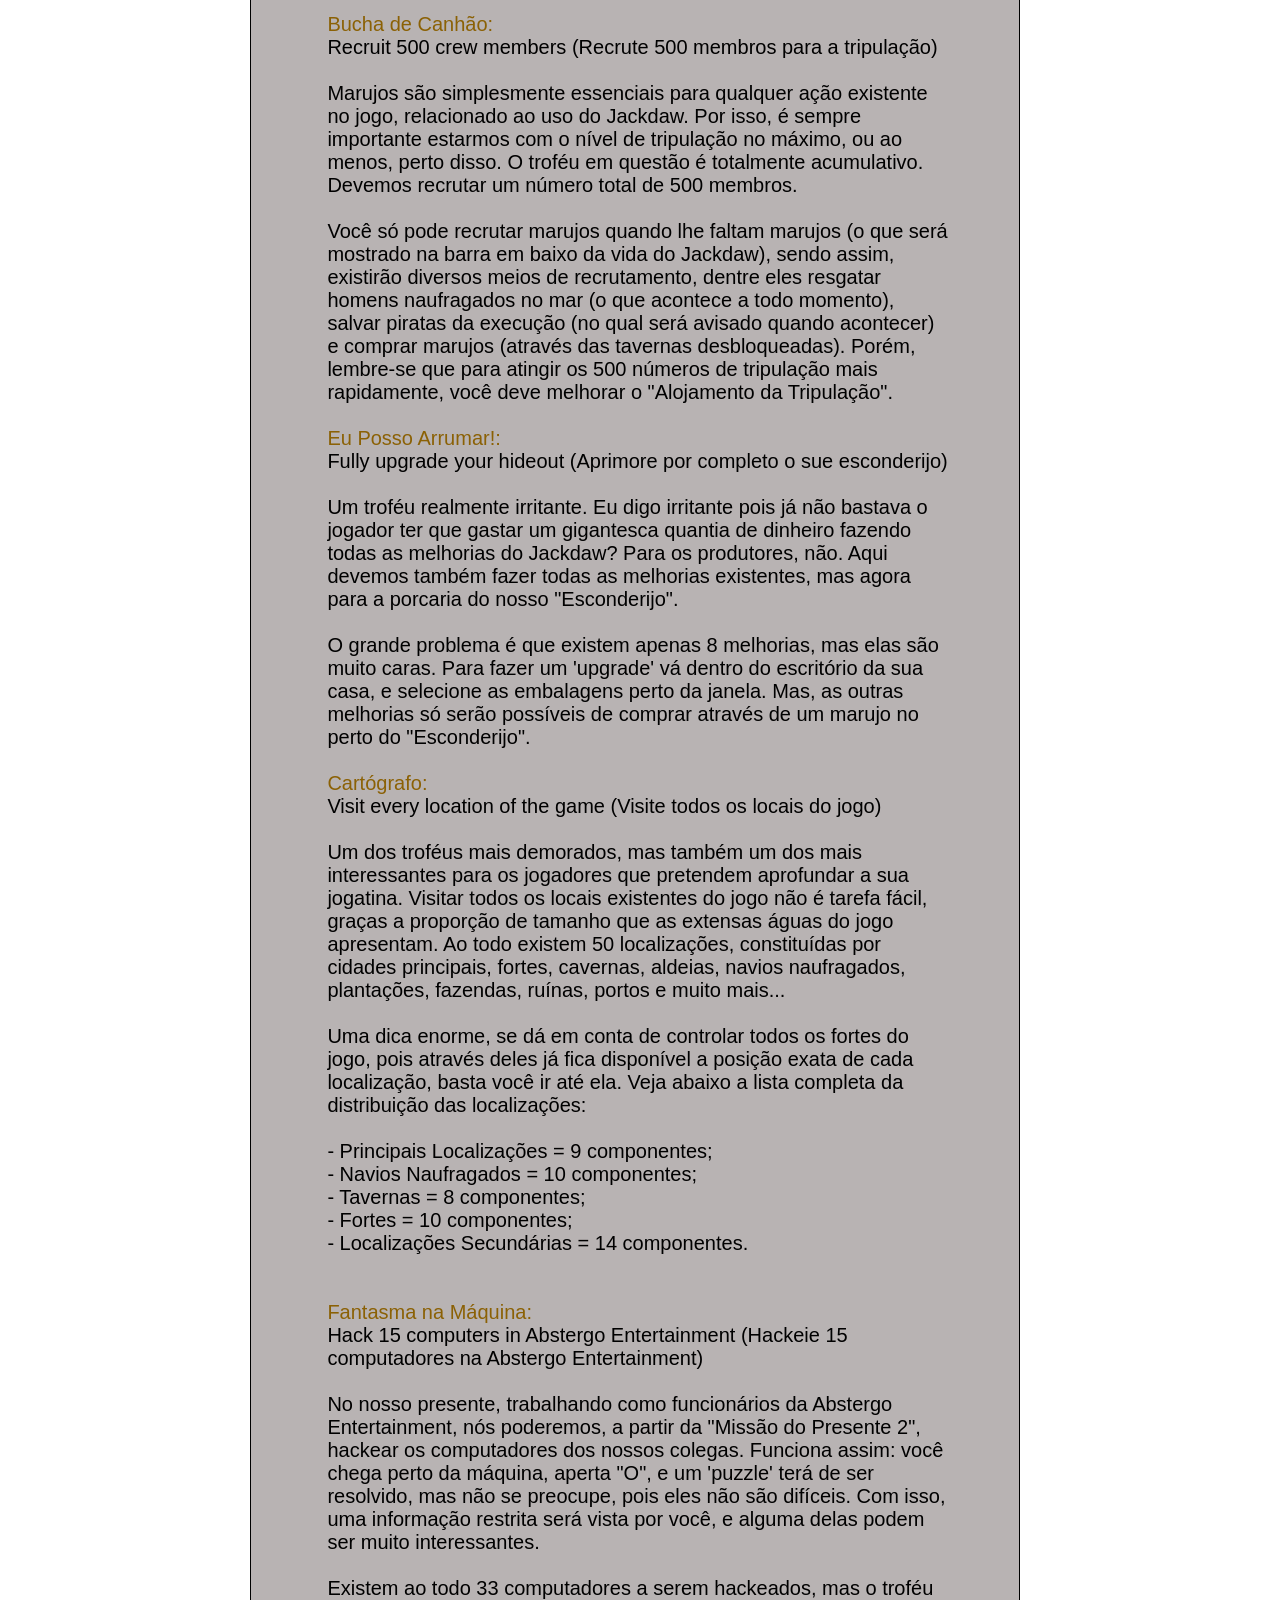
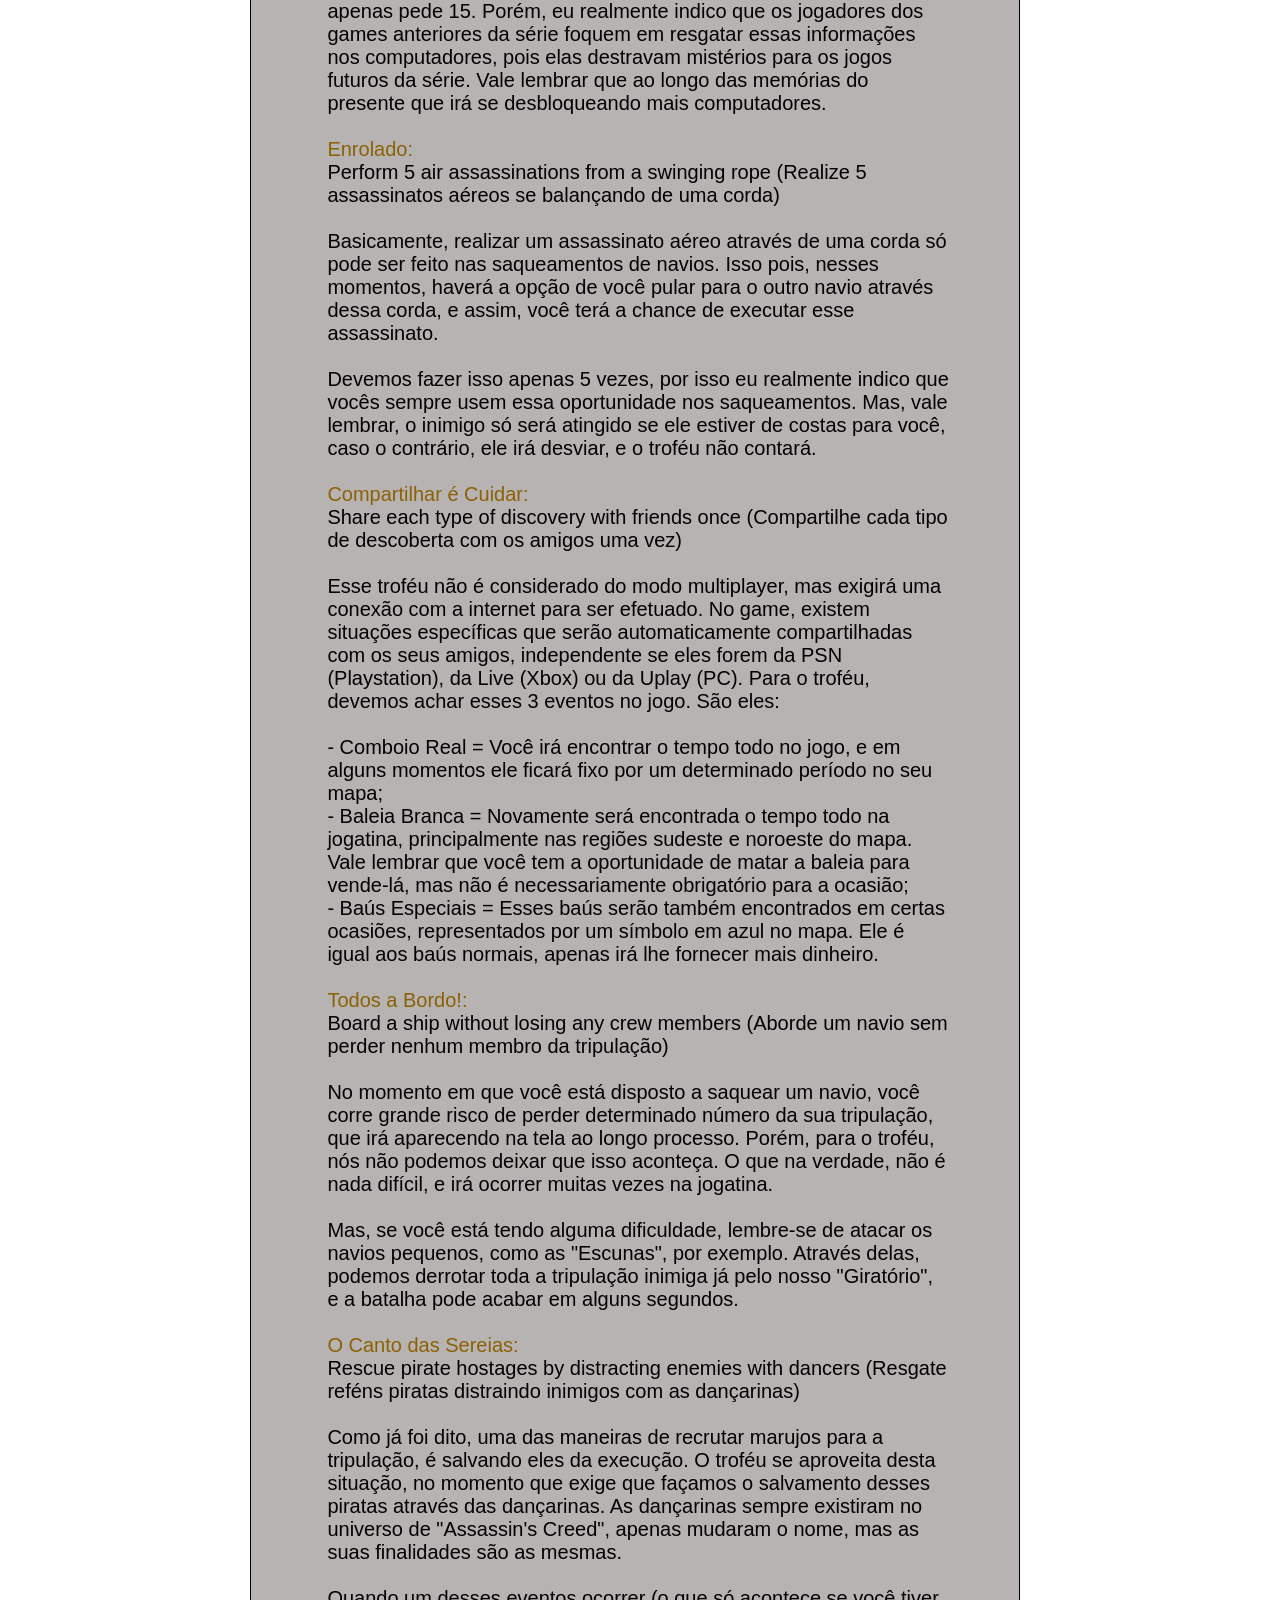
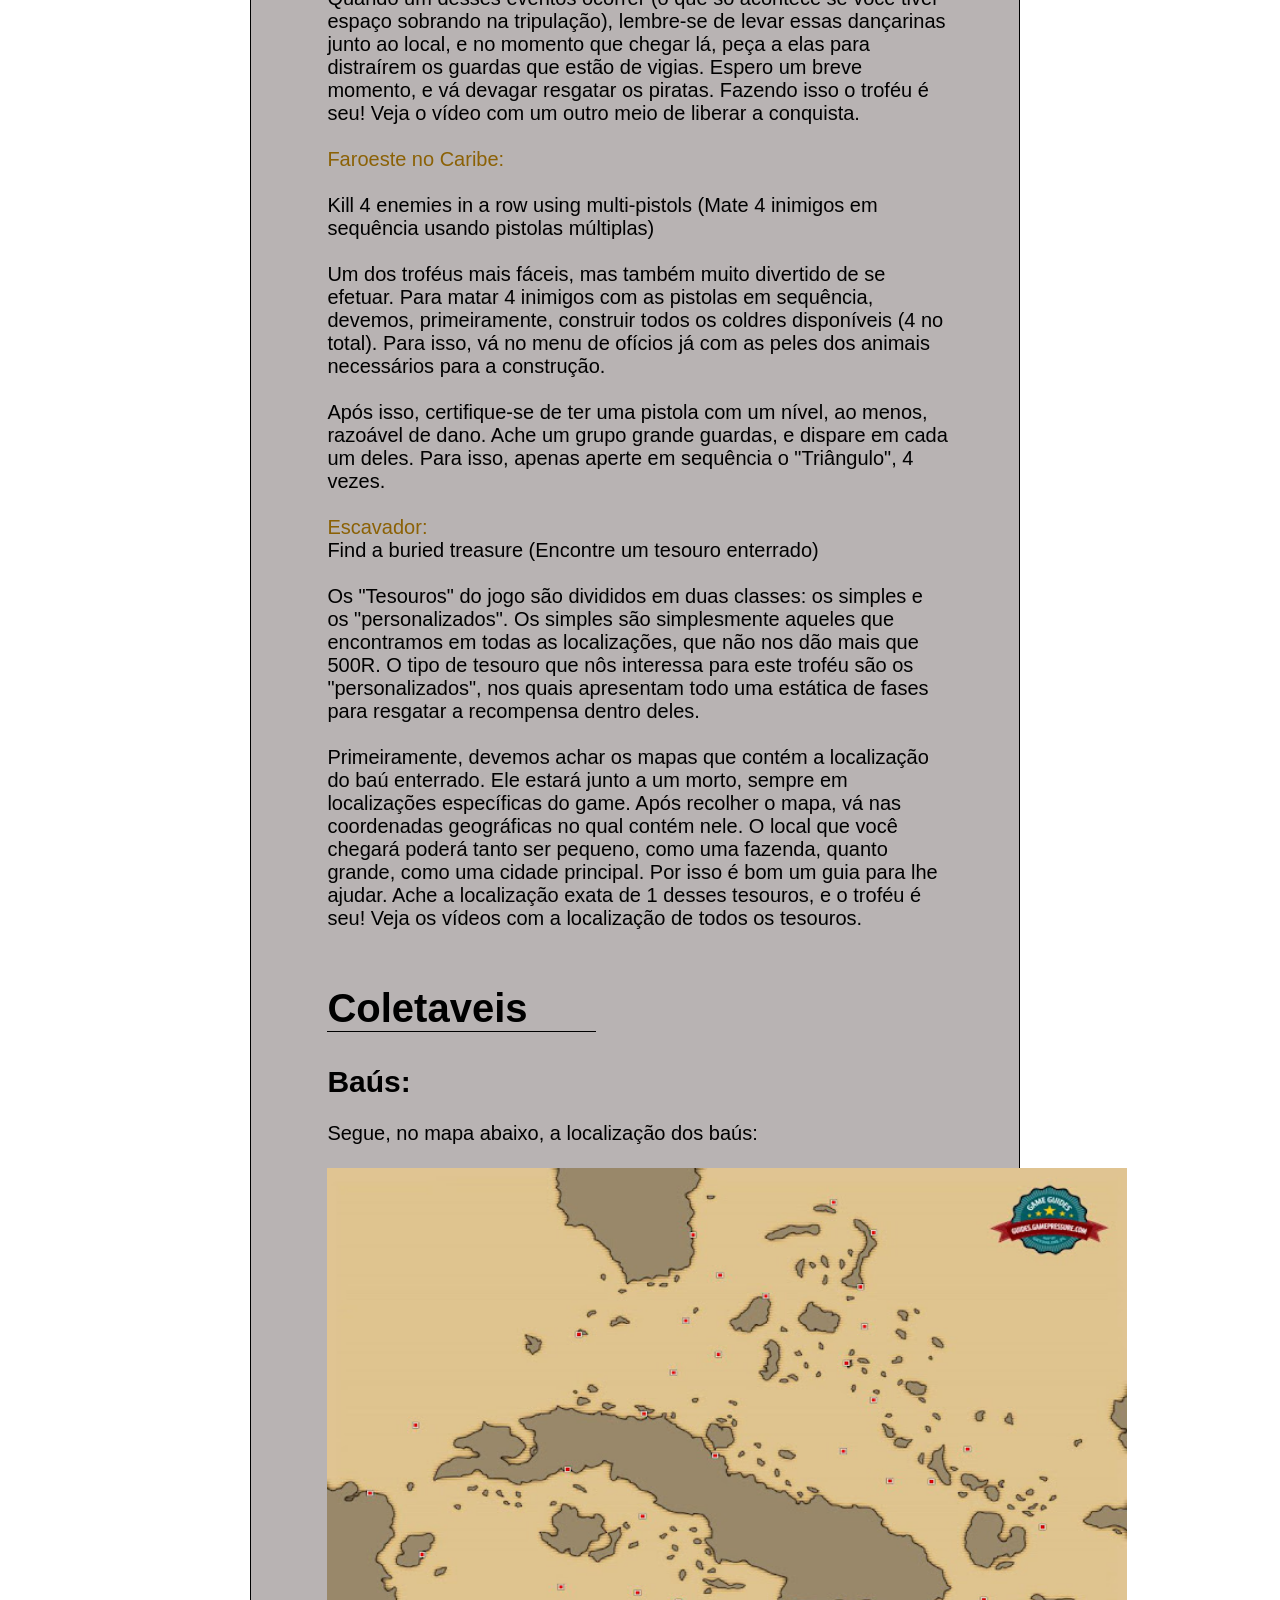
<file: PlayWiki/jogo_AC_Black_Flag/Black_Flag.html>
<!DOCTYPE html>
<html lang="en">
<head>
    <meta charset="UTF-8">
    <meta name="viewport" content="width=device-width, initial-scale=1.0">
    <link rel="stylesheet" href="Black_Flag.css">
    <link rel="shortcut icon" href="../img/ac4.png" type="image/x-icon">
    <title>Assassin's Creed Black Flag</title>
</head>
<body>
    <header class="MainMenu">
        <!--Nome grande do site <a href="../pagina inicial/index.html"> serve para colocar links dentro do site-->
        <a href="../pagina inicial/index.html"><h1 class="play">PLAYWIKI</h1></a>
        
    </header>
    <main class="content">
        <h1 class="tituJg">Assassin's Creed Black Flag</h1>

        <div class="MainHist">
            <h2 class="hist">Resumo da Historia</h2>
                <p class="histtext">Assassin's Creed IV: Black Flag é um videojogo de ação-aventura desenvolvido pela Ubisoft Montreal, juntamente com sete outros estúdios da Ubisoft. Black Flag é o sexto jogo principal da série Assassin's Creed e uma sequela da história moderna de Assassin's Creed III e uma analepse para a sua história ancestral. Foi editado durante os meses de Outubro e Novembro de 2013 pela Ubisoft para Microsoft Windows, PlayStation 3, PlayStation 4, Xbox One, Xbox 360 e Wii U. <br>
                    Assassin's Creed IV: Black Flag segue as aventuras de Edward James Kenway, um notável pirata e corsário que viveu nas Caraíbas durante a Época Dourada da Pirataria no início do século XVIII, pai de Haytham Kenway e avô de Ratonhnhaké:ton (Connor Kenway), os personagens jogáveis ​​de Assassin's Creed III. A história de Edward começa quando este se vê acidentalmente no meio do eterno conflito entre Assassinos e Templários. Enquanto isso os piratas mais famosos se juntaram em Nassau, Bahamas, na tentativa de estabelecer uma das primeiras sociedades democráticas. Ao contrário dos jogos anteriores da série, em Black Flag o foco do jogo é mais dirigido à exploração naval no mapa de mundo aberto, mas mantendo o combate e o sistema de infiltração típicos da série. Também está incluída uma componente multijogador, apesar de só ser jogada em missões e cenários em-terra.</p>
                    </div>

                        <div class="conq">
                            <h2 class="TitConq">Conquistas/Troféus</h2>
                                <p class="ConqText">
                                    Troféus Single-Player:
                                    <br> Niveis dos troféus: <a class="bronze">Bronze</a>, <a class="prata">Prata</a>, <a class="ouro">Ouro</a>.<br>
                                    
<a class="bronze">Ninguém Nasce Heroi</a>:
Complete memory sequence 1 (Complete a sequência de memória 1) <br>                                 
Troféu relacionado a história, continue jogando para desbloqueá-lo.
<br><br>
                            
                                    
<a class="bronze">Foi Bom Enquanto Durou:</a> <br>
Complete memory sequence 2 (Complete a sequência de memória 2) <br>
Troféu relacionado a história, continue jogando para desbloqueá-lo. 
<br><br>

<a class="bronze">Uma Vida Pirata pra Mim:</a> <br>

Complete memory sequence 3 (Complete a sequência de memória 3) <br>

Troféu relacionado a história, continue jogando para desbloqueá-lo.
<br><br>
    
<a class="bronze">Sem Desculpas:</a> <br>

Complete memory sequence 4. (Complete a sequência de memória 4) <br>

Troféu relacionado a história, continue jogando para desbloqueá-lo.
<br><br>


<a class="prata">A Morte do Caixeiro-Viajante:</a> <br>

Complete memory sequence 5 (Complete a sequência de memória 5) <br>

Troféu relacionado a história, continue jogando para desbloqueá-lo.
<br><br>

<a class="prata">Misturando os Remédios:</a> <br>

Complete memory sequence 6 (Complete a sequência de memória 6) <br>

Troféu relacionado a história, continue jogando para desbloqueá-lo.
<br><br>


<a class="prata">O Martelo Cai:</a> <br>

Complete memory sequence 7 (Complete a sequência de memória 7) <br>

Troféu relacionado a história, continue jogando para desbloqueá-lo. 
<br><br>


<a class="prata">À Deriva:</a> <br>

Complete memory sequence 8 (Complete a sequência de memória 8) <br>

Troféu relacionado a história, continue jogando para desbloqueá-lo.
<br><br>

<a class="prata">Uma Nova Esperança:</a> <br>

Complete memory sequence 9 (Complete a sequência de memória 9) <br>

Troféu relacionado a história, continue jogando para desbloqueá-lo.
<br><br>


<a class="prata">Minha Enganosa Sina:</a> <br>

Complete memory sequence 10 (Complete a sequência de memória 10) <br>

Troféu relacionado a história, continue jogando para desbloqueá-lo.
<br><br>


<a class="prata">Pra Baixo Há Tanto Tempo:</a> <br>

Complete memory sequence 11 (Complete a sequência de memória 11) <br>

Troféu relacionado a história, continue jogando para desbloqueá-lo.
<br><br>


<a class="prata">Como Começar de Novo:</a> <br>

Complete memory sequence 12 (Complete a sequência de memória 12) <br>

Troféu relacionado a história, continue jogando para desbloqueá-lo.
<br><br>


<a class="ouro">Já Podia Prever:</a> <br>

Complete memory sequence 13 (Complete a sequência de memória 13) <br>

Troféu relacionado a história, continue jogando para desbloqueá-lo.
<br><br>


<a class="bronze">Hack de Rotina:</a> <br>

Complete present day mission 2 (Complete a missão do presente 2) <br>

Troféu relacionado a história, continue jogando para desbloqueá-lo.
<br><br>


<a class="bronze">Está Ficando Estranho Por Aqui:</a> <br>

Complete present day mission 3 (Complete a missão do presente 3) <br>

Troféu relacionado a história, continue jogando para desbloqueá-lo.
<br><br>

<a class="bronze">Companheiros de Bunker:</a> <br>

Complete present day mission 4 (Complete a missão do presente 4) <br>

Troféu relacionado a história, continue jogando para desbloqueá-lo.
<br><br>

<a  class="bronze">Está Tudo Certo:</a> <br>

Complete present day mission 5 (Complete a missão do presente 5) <br>

Troféu relacionado a história, continue jogando para desbloqueá-lo.
<br><br>


<a class="prata">Seguindo à Risca:</a> <br>

Complete 100% of all main mission constraints (Complete 100% de todas as restrições das missões principais) <br><br>

Assim como praticamente todos os jogos da série, desde "Brotherhood", devemos completar todas as restrições extras das missões principais. Quem já joga a série a um tempo, já sabe como elas funcionam, mas, se você é novato, aqui vai uma explicação. A cada missão do jogo, existirão objetivos extras, que você pode, ou não, completá-los. Óbvio que para o troféu nós somos obrigados a fazê-los. Esses objetivos envolvem situações como "não seja detectado" ou "mate o seu alvo com um assassinato aéreo", e assim vai. <br><br>

Esse troféu não chega a ser difícil, apenas leva tempo. Quanto mais objetivos você conseguir efetuar já na primeira jogatina, menos você terá para a segunda tentativa, e ganhará o troféu mais rápido. Vale lembrar que o troféu só se aplica as missões principais, as secundárias não contam para o seu desbloqueio. Para repetir uma missão, vá em "Registro de Progresso" e localize as missões que não estão com os objetivos extras completados. 
<br><br>


<a class="bronze">Ressaca:</a> <br>

Wake up in a haystack (Acorde em um palheiro) <br><br>

Esse troféu é escondido pois a maioria das pessoas não sabem que existe a possibilidade de ficarmos bêbedos no game. Se pensarmos bem, seria até estranho não existir essa chance a um pirata. <br><br>

Mas enfim, o troféu pede para que nós acordemos em um palheiro, e para isso é preciso, obviamente, que fiquemos bêbados. Sendo assim, basta ir a um dos 8 bares existentes no jogo, e após desbloqueá-lo (explicado sobre isso no troféu "Rato de Bar"), você poderá ir ao canto da estante e pegar uma garrafa por uma certa quantia de dinheiro (uns 5R cada). Após tomar cerca de 5 garrafas, você fica bêbado, a tela fica embaçada e você irá automaticamente acordar em um palheiro. 
<br><br>



<a class="bronze">Silêncio, Idiota!:</a> <br><br>

Kill a guard ringing a bell (Mate um guarda badalando um sino) <br><br>

Primeiramente, devemos deixar vários parâmetros de explicações aqui. "Sinos" são partes essenciais existentes nos "Armazéns", servindo para que algum guarda, no momento em que lhe ver, badale ele e traga reforços. Os "Armazéns" são introduzidos aos jogadores na "Sequência 3" da campanha principal, e logo após isso, virá uma atividade secundária em várias localizações. <br><br>

Para o troféu, você deve iniciar o saqueamento de um "Armazém", e ser visto propositalmente (ou acidentalmente) por um guarda. Nesse momento, algum deles irá ficar com um símbolo de sino na cabeça. Isso quer dizer que ele irá badalar o sino e chamar reforços. Para executar o troféu, fique atento e só ataque este guarda quando ele estiver muito perto de tocar o sino. <br><br>

Se você esvaziou todos os armazéns existentes no jogo, e ainda sim não ganhou o troféu, não se preocupe, você pode repetir a "Sequência 3, Memória 5" (se tratando da missão a que somos introduzidos a esses objetivos extras) e tentar novamente desbloquear o troféu.
<br><br>



<a class="bronze">Dominado:</a> <br>

Complete every activity in a single location (Complete todas as atividades em um único local) <br><br>

No game, cada localização existirão diversas tarefas para se fazer, dentre elas recolher baús, completar "Contratos de Assassinatos", coletar os "Fragmentos do Animus", sincronizar "Panoramas" e assim vai... Para o troféu, devemos escolher qualquer localização, e nela, completar todas as atividades existentes. <br><br>

Se você quiser desbloquear este troféu rapidamente, é recomendado que você escolha alguma ilha, ou porto para focar nas atividades, pois daí serão poucas existentes. Quando o local estiver totalmente completo, ele ficará com a cor dourada no mapa. 
<br><br>


<a class="bronze">Tumba Saqueada:</a> <br>

Unlock the secret door in Tulum (Desbloqueie a porta secreta em Tulum) <br><br>

Desbloquear a porta secreta em Tulum faz parte de uma missão secundária existente no jogo. Para desbloqueá-la, você deverá achar as 16 "Pedras Maias", um dos colecionáveis do jogo. A cada localização, você deverá resolver um simples quebra-cabeça com a Visão de Águia, e depois pegar a pedra. Coletando todas elas, você poderá ir em Tulum e lá resgatar o seu prêmio. Veja um vídeo com a localização de todas as pedras mais.  <br><br>

SPOILER: O prêmio é a "Armadura Maia", na qual faz com que o jogador não sofra danos de tiros e dardos. Óbvio que para isso, você deverá estar usando ela. 
<br><br>



<a class="bronze">Assassino de Assassina:</a> <br>

Harpoon a killer whale (Mate uma orca com um arpão) <br><br>

Matar uma orca não é tarefa fácil, e necessitarão diversas outras tarefas até executar ela em específica. Primeiramente, fique sabendo que as Orcas são encontradas na região chamada "Cruz" do mapa. Mas isso é o de menos, pois primeiro devemos ter certeza de conquistar o "Forte" desta área (explicado sobre eles no troféu "Rei do Castelo"). <br><br>

Após fazer isso, certifique-se de que você melhorou três coisas essenciais no seu Navio: a "Armadura do Barco", o "Número de Arpões" e a "Força dos Arpões". Tente deixar essas melhorias no máximo, ou ao menos, perto do máximo. Com todas essas tarefas feitas, daí sim, vá na localização da Orca, mate-a e o troféu é seu. 
<br><br>


<a class="bronze">Ajudando um Amigo:</a> <br>

Complete a Templar Hunt sequence (Complete uma sequência de Caçada Templária) <br><br>

Uma "Caçada Templária" também é uma missão secundária existente no jogo. Se trata de recolhermos as 5 "Chaves Templárias", para assim, desbloquearmos um prêmio no nosso esconderijo. Uma dessas chaves é recolhida na campanha principal, ao matarmos um alvo na "Sequência 3". Após isso, as outras chaves estarão espalhadas no mapa com o símbolo da "Ordem dos Assassinos". <br><br>

Cada missão trata-se de ajudar um Assassino, no qual deveremos executar alguns favores para ele, assim nos passando a localização do Templário que possuí a chave. Cada uma das 4 missões exigirá que façamos 4 memórias diferentes, ou seja, 4 favores até alcançarmos o nosso alvo. <br><br>

SPOILER: Coletando todas as chaves você desbloqueará a "Armadura Templária", basta levá-las de volta para o seu esconderijo e colocá-las na fechadura do seu escritório. 
<br><br>


<a class="bronze">Dono do Mar:</a> <br>

Complete all naval contracts (Complete todos os contratos navais) <br><br>

Os "Contratos Navais" novamente fazem parte das diversas missões secundárias existentes no jogo. Existem ao todo 15 contratos navais, nos quais só são encontrados nos "Fortes", ou seja, a primeira coisa que você deve fazer é desbloquear todos eles (explicados no troféu "Rei do Castelo").  <br><br>

ATENÇÃO: não se confundam, pois o símbolo dos contratos navais são IGUAIS aos "Contratos de Assassinato", porém estes últimos não são necessários para o troféu. Eu fui uma pessoa que se confundiu, então vocês não precisam se confundir também. 
<br><br>


<a class="prata">Rei do Castelo:</a> <br>

Capture all forts (Capture todos os fortes) <br><br>

Sem dúvida, uma das coisas mais necessárias de se fazerem, ainda que sejam consideradas missões secundárias, são capturar e desbloquear cada "Forte" existente no jogo. Existem ao todo 10 fortalezas, e capturando cada uma delas irá liberar o acesso livre na área em volta e mostrar os segredos existentes naquela região do mapa, dentre elas baús e fragmentos espalhados, além de dizer qual é a cidade ou porto existente naquela área. <br><br>

Quando você ataca um forte, existiram as defesas que deverão ser destruídas. Cada forte tem um número específico delas, sendo que um pode ter 2 defesas e o outro pode ter 10. Ao terminar essa parte, você será liberado a adentrar no forte, tendo assim que matar o "Oficial" daquele lugar. Ou seja, não se preocupe com os outros soldados, a sua tripulação estará matando eles, foque literalmente no oficial. Executando ele, o resto do pessoal irá se entregar, e você só deverá assassinar o "Capitão" (sendo uma coisa linda de se ver). Faça isso em todos os 10 fortes e o troféu é seu.
<br><br>



<a class="bronze">Funcionário do Mês:</a> <br>

Complete 25 Abstergo challenges (Complete 25 desafios Abstergo) <br><br>

"Desafios da Abstergo", assim como o nome diz, são alguns objetivos extras que o game trás, sendo parte da máquina do Animus, no qual coloca o jogador a executar essas tarefas, se quiser ou não. Mas claro, para o troféu devemos, ao menos, completar 25 desses desafios. Mas, para a nossa sorte, o troféu não chega a ser difícil, por vários motivos. <br><br>

O primeiro deles é que ao todo existem 100 desafios, mas apenas devemos completar 25 para o troféu desbloquear. Além disso, esses desafios são divididos em classes, e cada uma apresenta pelo menos uns 5 muito fáceis, e que acabaram desbloqueando sozinhos, fazendo as suas ações normais do jogo. Comigo por exemplo, esse troféu desbloqueou sozinho, e eu nem fui atrás dos desafios. Veja as classes de desafios existentes:
<br><br>
- Assassino = 15 desafios;<br>
- Pirata = 20 desafios;<br>
- Explorador = 16 desafios;<br>
- Lutador = 12 desafios;<br>
- Caçador = 15 desafios;<br>
- Menino de Ouro = 15 desafios;<br>
- Simulação = 7 desafios. <br>
<br><br>


<a class="bronze">Negócios e Lazer:</a> <br>

Earn 50.000 reales (Ganhe 50.000 reales) <br><br>

Este é um daqueles troféus acumulativos nos quais nós não devemos nos preocupar. 50,000 reales não é pouco dinheiro, mas sem dúvida você o adquire facilmente ao longo jogo. Para isso, basta ir jogando normalmente o game, ganhando dinheiro com as missões. <br><br>

Caso você comece a se preocupar com o troféu, lembre-se de vender as suas mercadorias mais inúteis (como açúcar e rum), fazer contratos, tanto navais quanto de assassinatos, saquear baús, achar tesouros, etc... 
<br><br>


<a class="bronze">"Sereio":</a> <br>

Swim a total of 1 nmi (Nade um total de 1 milha náutica) <br><br>
 
Este é outro troféu acumulativo. Nos EUA que são mais usados as milhas náuticas, aqui no Brasil, 1 milha náutica, o total que devemos nadar, equivale a mais ou menos 1900 metros. <br><br>

Como água é o recurso natural de maior quantidade no jogo, nós iremos a todo momento estar nadando. Ou seja, esse troféu não é um problema, em pouco tempo você o adquire. 
<br><br>


<a class="bronze">Vista-se:</a> <br>

Craft the Hunter outfit (Faça a vestimenta de Caçador) <br><br>

Existem vestimentas no jogo nas quais só podem ser construídas no menu de "Ofícios". Uma delas é a de "Caçador". Não há simplesmente nada que justifica que os produtores tenham escolhido essa vestimenta em especial para o troféu. Mas enfim, para construir ele deveremos ter dois materiais: "Pele de Bugio Vermelho" e "Pele de Jaguar Branco".  <br><br>

Para obter a pele do jaguar, faça a "Caçada Templária" da Assassina Opia Apito. Na primeira missão dela deveremos matar um desses jaguares, basta você ir recolher a sua pele após isso. Já o Bugio Vermelho, pode ser encontrado em Tortuga. Porém, é altamente mais recomendável que se compre essas peles nos "General's Stores" espalhados pelo jogo. Construa a vestimenta e o troféu é seu.
<br><br>


<a class="bronze">Vida Bandida:</a> <br>

Plunder 30 ships (Saqueie 30 navios) <br>

Um dos troféus mais fáceis do jogo e totalmente acumulativo. Saquear navios é simplesmente uma das coisas mais obrigatórias de se fazer no game inteiro. Sendo assim, 30 é um número equivalente a quase nada se comparado ao que teremos de fazer no nosso progresso.  <br><br>

Para saquear um navio, primeiramente você terá que derrotá-lo em combate, ou seja, destruir as suas velas. Isso acontecerá quando o nível de vida do navio inimigo estiver acabado. Nesse momento, não atire mais nele, apenas chegue perto, e aperte "O". Você terá que terminar algumas tarefas, e após isso, irá ter constado mais um saqueamento.
<br><br>


<a class="prata">Demônio do Caribe:</a> <br>

Defeat all 4 legendary ships (Derrote 4 navios lendários) <br><br>

Quando você pensa sobre "Navios Lendários", o próprio jogo faz questão de lhe deixar assustado. Realmente, eles podem ser considerados um bom desafio. Ainda sim, derrotá-los pode se tornar algo mais fácil. Mas antes de falarmos sobre isso, vale explicar sobre estes navios. Eles são considerados lendários, mas basicamente são da mesma classe dos "Man of War's", ainda que causem mais danos e com mais frequência.  <br><br>

A primeira coisa que você deve fazer é liberar todos os "Fortes" do jogo, pois são através deles que é dada a localização de cada "Navio Lendário". Cada um dos 4 se encontram em um canto do mapa, e serão representados por um símbolo de navio vermelho. Após isso, ainda não os enfrente, certifique-se de que você possuí todas as melhorias do Jackdaw, ou ao menos seguintes principais: <br><br>

- Armadura do Casco (Ao máximo); <br>
- Canhões Laterais (Ao máximo); <br>
- Força do Aríete (Ao máximo); <br>
- Força da bala de canhão (Ao máximo); <br>
- Morteiro (Ao máximo); <br>
- Armazenagem do Morteiro; <br>
- Disparo Pesado (Ao máximo); <br>
- Armazenagem do Disparo Pesado. <br>

Com essas melhorias prontas, vá na localização dos navios, e em cada um deles, lembre-se de abusar das armas. A longa distância use bastante morteiros, quando ele vier para cima, o acerte-o com o aríete (isso causa muito dano neles), e quando estiver de lado perto deles, lembre-se dos disparos pesados. Veja um vídeo caso esteja tendo dificuldades:
<br><br>




<a class="prata">Destruidor:</a> <br>

Fully upgrade the Jackdaw (Aprimore o Gralha por completo) <br><br>

Sem sombra de dúvida um dos troféus mais demorados de se alcançar. O nosso querido Jackdaw (ou Gralha, como você preferir), possuí diversas melhorias e aprimoramentos que só podem ser comprados. Porém, o chato é que não é simplesmente ter o dinheiro e ir lá comprar as coisas. Melhorar a grande maioria dos atributos do navio, exige que nós tenhamos materiais. Os materiais que existem no jogo são: açúcar, rum, tecido, madeira e metal. Porém, para fazer as melhorias de combate do Jackdaw, apenas precisamos da madeira e do metal.  <br><br>

Mas, não acaba por aí, pois existem melhorias que mesmo com os materiais necessários, você terá que ter a planta dela. Essas plantas só podem ser achadas em localidades específicas, e a grande maioria se encontra em tesouros de navios submersos. Existem 18 planos (mas alguns são da classe de "Aparência do Gralha", no qual não estão contados para este troféu). Veja, após, um vídeo com a localização de todos eles, e a seguir, a lista de quais melhorias devem ser obtidas as plantas, além de seus pontos geográficos: <br><br>

- Armadura do Casco = Localização: San Ignacio, 379, 770 <br>
- Canhões Laterais = Localização: O Buraco Azul, 471, 170 <br>
- Força do Aríete = Localização: La Conception Shipwreck, 181, 296 <br>
- Força da Bala de Canhão = Localização: Ruínas de Kabah, 769, 145 <br>
- Morteiro = Localização: Antocha, 630, 660 <br>
- Força do Giratório = Localização: Caverna Olho do Mal, 487, 357 <br>
- Disparo Pesado = Localização: Misteriosa, 307, 195 <br>
- Força dos Barris Flamejantes = Localização: San Juan, 479, 487 <br>
- Armazenagem do Disparo Pesado = Localização: Caverna Petite, 901, 263 <br>
- Armazenagem de Morteiros = Localização: Matanzas, 333, 650 <br>
- Armazenagem dos Barris Flamejantes = Localização: Isla Providencia, 502, 044 <br>
- Força do Arpão = Localização: Ilha Andreas, 579, 720 <br>
<br><br>



<a class="bronze">Setes Mares Fatais:</a> <br>

Explore all underwater shipwrecks (Explore todos os navios naufragados submersos) <br><br>

"Navios naufragados" fazem parte de um tipo de missão secundária, nas quais, através do "Sino de Mergulho", podemos explorá-los. Existem ao todo 10 navios naufragados, todos representados por esses sinos no mapa. Só podemos iniciar essas tarefas, depois da Sequência 5 da campanha principal.  <br><br>

Após começar uma das explorações, poderemos encontrar no mar tesouros e fragmentos do animus, mas vale lembrar que existirão muitos perigos na água, dentre tubarões, serpentes marinhas e espinhos. Entre e saia de todos esses 10 navios naufragados (não precisa teoricamente pegar todos os colecionáveis do local) e o troféu é seu.
<br><br>


<a class="prata">Rato de Bar:</a> <br>

Unlock all taverns (Desbloqueie todas as tavernas) <br><br>

As "Tavernas" são bares existentes no jogo, nos quais nós podemos: jogar jogos de tabuleiros, resgatar informações sobre comboios navais, recrutar membros para a tribulação e até mesmo se divertir com as belíssimas músicas que tocam no local. Porém, todas essas coisas só podem ser feitas se as "Tavernas" forem primeiramente desbloqueadas. <br><br> 

Para desbloquear uma taverna, basta achá-la, e ir em direção ao 'barman'. Clique na opção de falar com ele. Automaticamente uma custcene irá se iniciar, e uma briga de bar entre o Edward e mais 4 bêbados irá começar. Após derrotar todos eles, o bar está liberado. O segredo deste troféu é que algumas tavernas não são mostradas no mapa, mesmo quando você está na cidade em que a localização delas se encontram. Por isso, é bom um guia para lhe ajudar. Veja o vídeo:
<br><br>



<a class="bronze">Bucha de Canhão:</a> <br>

Recruit 500 crew members (Recrute 500 membros para a tripulação) <br><br>

Marujos são simplesmente essenciais para qualquer ação existente no jogo, relacionado ao uso do Jackdaw. Por isso, é sempre importante estarmos com o nível de tripulação no máximo, ou ao menos, perto disso. O troféu em questão é totalmente acumulativo. Devemos recrutar um número total de 500 membros. <br><br>

Você só pode recrutar marujos quando lhe faltam marujos (o que será mostrado na barra em baixo da vida do Jackdaw), sendo assim, existirão diversos meios de recrutamento, dentre eles resgatar homens naufragados no mar (o que acontece a todo momento), salvar piratas da execução (no qual será avisado quando acontecer) e comprar marujos (através das tavernas desbloqueadas). Porém, lembre-se que para atingir os 500 números de tripulação mais rapidamente, você deve melhorar o "Alojamento da Tripulação".
<br><br>


<a class="bronze">Eu Posso Arrumar!:</a> <br>

Fully upgrade your hideout (Aprimore por completo o sue esconderijo) <br><br>

Um troféu realmente irritante. Eu digo irritante pois já não bastava o jogador ter que gastar um gigantesca quantia de dinheiro fazendo todas as melhorias do Jackdaw? Para os produtores, não. Aqui devemos também fazer todas as melhorias existentes, mas agora para a porcaria do nosso "Esconderijo".  <br><br>

O grande problema é que existem apenas 8 melhorias, mas elas são muito caras. Para fazer um 'upgrade' vá dentro do escritório da sua casa, e selecione as embalagens perto da janela. Mas, as outras melhorias só serão possíveis de comprar através de um marujo no perto do "Esconderijo".
<br><br>


<a class="bronze">Cartógrafo:</a> <br>

Visit every location of the game (Visite todos os locais do jogo) <br><br>

Um dos troféus mais demorados, mas também um dos mais interessantes para os jogadores que pretendem aprofundar a sua jogatina. Visitar todos os locais existentes do jogo não é tarefa fácil, graças a proporção de tamanho que as extensas águas do jogo apresentam. Ao todo existem 50 localizações, constituídas por cidades principais, fortes, cavernas, aldeias, navios naufragados, plantações, fazendas, ruínas, portos e muito mais...  <br><br>

Uma dica enorme, se dá em conta de controlar todos os fortes do jogo, pois através deles já fica disponível a posição exata de cada localização, basta você ir até ela. Veja abaixo a lista completa da distribuição das localizações: <br><br>
- Principais Localizações = 9 componentes; <br>
- Navios Naufragados = 10 componentes; <br>
- Tavernas = 8 componentes; <br>
- Fortes = 10 componentes; <br>
- Localizações Secundárias = 14 componentes. <br>
<br><br>


<a class="bronze">Fantasma na Máquina:</a> <br>

Hack 15 computers in Abstergo Entertainment (Hackeie 15 computadores na Abstergo Entertainment) <br><br>

No nosso presente, trabalhando como funcionários da Abstergo Entertainment, nós poderemos, a partir da "Missão do Presente 2", hackear os computadores dos nossos colegas. Funciona assim: você chega perto da máquina, aperta "O", e um 'puzzle' terá de ser resolvido, mas não se preocupe, pois eles não são difíceis. Com isso, uma informação restrita será vista por você, e alguma delas podem ser muito interessantes.   <br><br>

Existem ao todo 33 computadores a serem hackeados, mas o troféu apenas pede 15. Porém, eu realmente indico que os jogadores dos games anteriores da série foquem em resgatar essas informações nos computadores, pois elas destravam mistérios para os jogos futuros da série. Vale lembrar que ao longo das memórias do presente que irá se desbloqueando mais computadores. 
<br><br>


<a class="bronze">Enrolado:</a> <br>

Perform 5 air assassinations from a swinging rope (Realize 5 assassinatos aéreos se balançando de uma corda) <br><br>

Basicamente, realizar um assassinato aéreo através de uma corda só pode ser feito nas saqueamentos de navios. Isso pois, nesses momentos, haverá a opção de você pular para o outro navio através dessa corda, e assim, você terá a chance de executar esse assassinato. <br><br>

Devemos fazer isso apenas 5 vezes, por isso eu realmente indico que vocês sempre usem essa oportunidade nos saqueamentos. Mas, vale lembrar, o inimigo só será atingido se ele estiver de costas para você, caso o contrário, ele irá desviar, e o troféu não contará.
<br><br>


<a class="bronze">Compartilhar é Cuidar:</a> <br>

Share each type of discovery with friends once (Compartilhe cada tipo de descoberta com os amigos uma vez) <br><br>

Esse troféu não é considerado do modo multiplayer, mas exigirá uma conexão com a internet para ser efetuado. No game, existem situações específicas que serão automaticamente compartilhadas com os seus amigos, independente se eles forem da PSN (Playstation), da Live (Xbox) ou da Uplay (PC). Para o troféu, devemos achar esses 3 eventos no jogo. São eles: <br><br>

- Comboio Real = Você irá encontrar o tempo todo no jogo, e em alguns momentos ele ficará fixo por um determinado período no seu mapa;<br>
- Baleia Branca = Novamente será encontrada o tempo todo na jogatina, principalmente nas regiões sudeste e noroeste do mapa. Vale lembrar que você tem a oportunidade de matar a baleia para vende-lá, mas não é necessariamente obrigatório para a ocasião;<br>
- Baús Especiais = Esses baús serão também encontrados em certas ocasiões, representados por um símbolo em azul no mapa. Ele é igual aos baús normais, apenas irá lhe fornecer mais dinheiro. 
<br><br>




<a class="bronze">Todos a Bordo!:</a> <br>

Board a ship without losing any crew members (Aborde um navio sem perder nenhum membro da tripulação) <br><br>

No momento em que você está disposto a saquear um navio, você corre grande risco de perder determinado número da sua tripulação, que irá aparecendo na tela ao longo processo. Porém, para o troféu, nós não podemos deixar que isso aconteça. O que na verdade, não é nada difícil, e irá ocorrer muitas vezes na jogatina. <br><br>

Mas, se você está tendo alguma dificuldade, lembre-se de atacar os navios pequenos, como as "Escunas", por exemplo. Através delas, podemos derrotar toda a tripulação inimiga já pelo nosso "Giratório", e a batalha pode acabar em alguns segundos. 
<br><br>


<a class="bronze">O Canto das Sereias:</a> <br>

Rescue pirate hostages by distracting enemies with dancers (Resgate reféns piratas distraindo inimigos com as dançarinas) <br><br>

Como já foi dito, uma das maneiras de recrutar marujos para a tripulação, é salvando eles da execução. O troféu se aproveita desta situação, no momento que exige que façamos o salvamento desses piratas através das dançarinas. As dançarinas sempre existiram no universo de "Assassin's Creed", apenas mudaram o nome, mas as suas finalidades são as mesmas. <br><br>

Quando um desses eventos ocorrer (o que só acontece se você tiver espaço sobrando na tripulação), lembre-se de levar essas dançarinas junto ao local, e no momento que chegar lá, peça a elas para distraírem os guardas que estão de vigias. Espero um breve momento, e vá devagar resgatar os piratas. Fazendo isso o troféu é seu! Veja o vídeo com um outro meio de liberar a conquista. 
<br><br>




<a class="bronze">Faroeste no Caribe:</a> <br><br>

Kill 4 enemies in a row using multi-pistols (Mate 4 inimigos em sequência usando pistolas múltiplas) <br><br>

Um dos troféus mais fáceis, mas também muito divertido de se efetuar. Para matar 4 inimigos com as pistolas em sequência, devemos, primeiramente, construir todos os coldres disponíveis (4 no total). Para isso, vá no menu de ofícios já com as peles dos animais necessários para a construção. <br><br>

Após isso, certifique-se de ter uma pistola com um nível, ao menos, razoável de dano. Ache um grupo grande guardas, e dispare em cada um deles. Para isso, apenas aperte em sequência o "Triângulo", 4 vezes. 
<br><br>

<a class="bronze">Escavador:</a> <br>

Find a buried treasure (Encontre um tesouro enterrado) <br><br>

Os "Tesouros" do jogo são divididos em duas classes: os simples e os "personalizados". Os simples são simplesmente aqueles que encontramos em todas as localizações, que não nos dão mais que 500R. O tipo de tesouro que nôs interessa para este troféu são os "personalizados", nos quais apresentam todo uma estática de fases para resgatar a recompensa dentro deles. <br><br>

Primeiramente, devemos achar os mapas que contém a localização do baú enterrado. Ele estará junto a um morto, sempre em localizações específicas do game. Após recolher o mapa, vá nas coordenadas geográficas no qual contém nele. O local que você chegará poderá tanto ser pequeno, como uma fazenda, quanto grande, como uma cidade principal. Por isso é bom um guia para lhe ajudar. Ache a localização exata de 1 desses tesouros, e o troféu é seu! Veja os vídeos com a localização de todos os tesouros.
<br><br>


                                    
                                  
                                </p>
                            </div>
                                
<!--Parte dos coletaveis-->
                        <div class="colet">
                    <h2 class="TitColet">Coletaveis</h2>
                <p class="ColetText"><b class="subtit">Baús:</b><br><br>
                    Segue, no mapa abaixo, a localização dos baús: <br><br>
                    <img src="../img/baumap.jpg" alt="" width="800px" height="700px"><br><br><br>

                    <b class="subtit">Fragmentos do Animus:</b> <br><br>
                    Os fragmentos do Animus se encontram nas seguintes localidades: <br><br>
                    <img src="../img/fragmap.jpg" alt="" width="800px" height="700px"> <br><br><br>

                    <b class="subtit">Fortes:</b><br><br>
                    Existem onze fortes para serem capturados no game. O nível de dificuldade varia de acordo com cada localização. Antes de tentar capturá-los é recomendável que você reforce seu navio. Confira no mapa as localizações de cada um deles. <br><br>
                    <img src="../img/fortmap.jpg" alt="" width="800px" height="700px"> <br><br><br>

                    <b class="subtit">Tavernas:</b><br><br>
                    Existem 8 tavernas no jogo. Para desbloquear uma taverna, vá para o local e fale com o barmann. Depois de uma cutscene, você lutará corpo a corpo contra 4 inimigos. Vença a luta e a taverna será desbloqueada. Confira abaixo suas localizações: <br><br>
                    <img src="../img/tavermap.jpg" alt="" width="800px" height="700px"> <br><br><br>

                    <b class="subtit">Porta secreta em Tulum:</b><br><br>
                    Pelo mapa de Assassin’s Creed IV: Black Flag estão escondidas 16 pedras. Recolhendo todas elas, você poderá desbloquear uma porta secreta em Tulum e ganhar uma roupa maia. Confira abaixo a localização de todas elas: <br><br>
                    <img src="../img/tulumap.png" alt="" width="800px" height="700px"><br><br><br>

                    <b class="subtit">Garrafas com cartas:</b><br><br>
                    Outro colecionável de Assassin’s Creed IV: Black Flag são as garrafas com cartas. O mapa abaixo te auxiliará a encontrar todas elas: <br><br>
                    <img src="../img/garramap.jpg" alt="" width="800px" height="700px"><br><br><br>

                    <b class="subtit">Outras localizações:</b><br><br>
                    Existem outros pontos de interesse no game, cujas localizações você confere a seguir: <br><br>
                    <img src="../img/outmap.jpg" alt="" width="800px" height="700px"><br><br><br>
                </p>
            </div>

            <div class="map">
        <h2 class="TitMap">Mapa</h2>
    <p class="MapText"><img src="../img/mapac4.jpg" alt="" width="800px" height="700px"></p>
</div>

</main>
</body>
</html>+
</file>
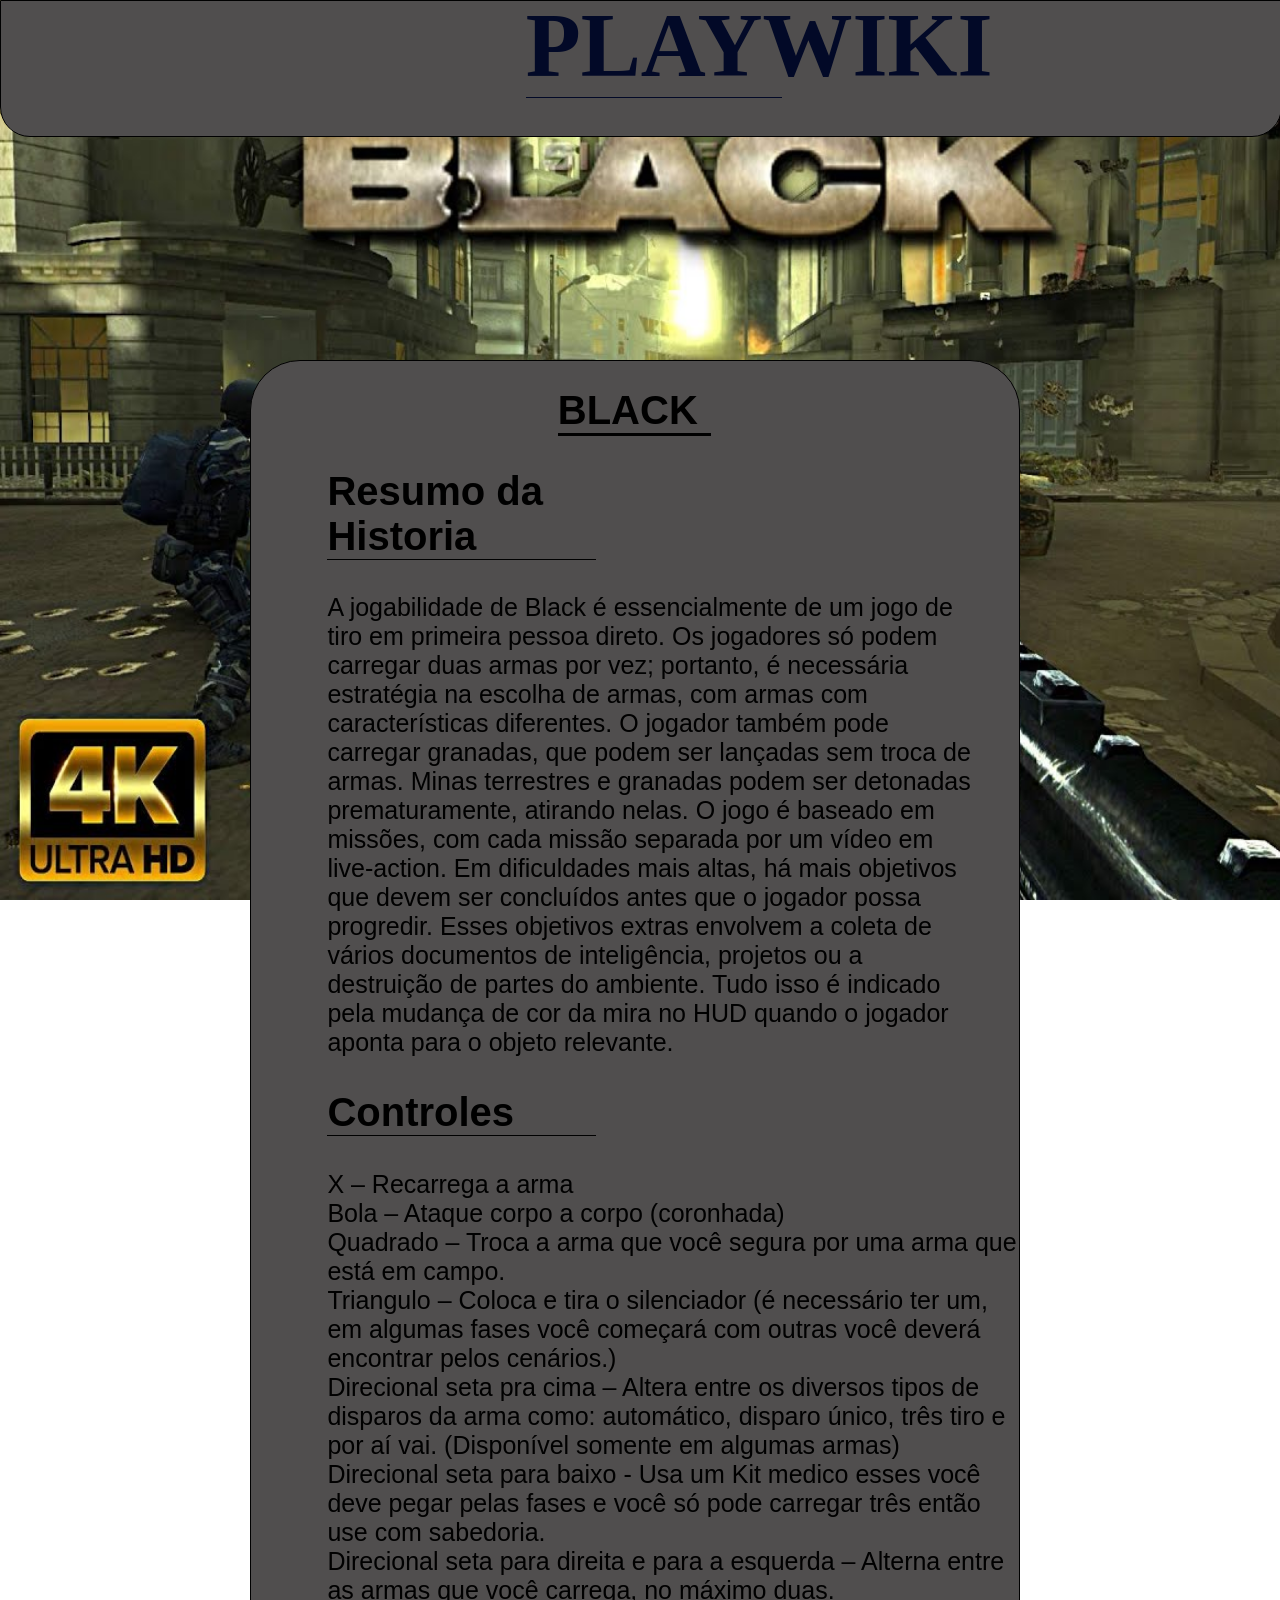
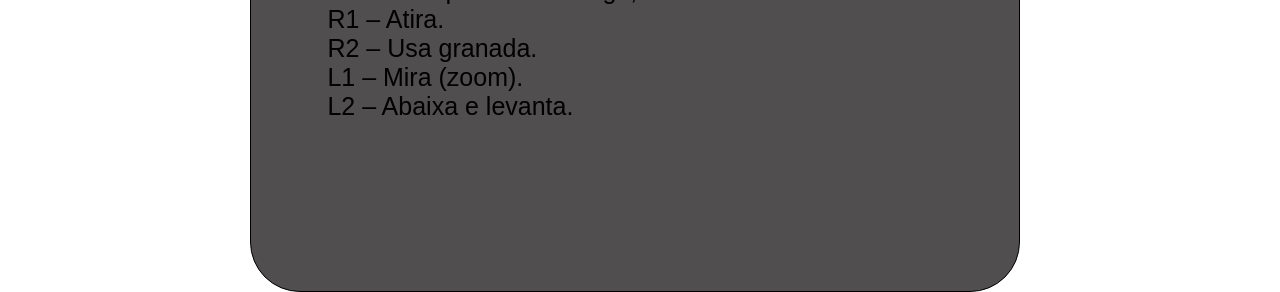
<file: PlayWiki/jogo_BLACK/black.html>
<!DOCTYPE html>
<html lang="en">
<head>
    <meta charset="UTF-8">
    <meta name="viewport" content="width=device-width, initial-scale=1.0">
    <link rel="stylesheet" href="black.css">
    <link rel="shortcut icon" href="../img/ac4.png" type="image/x-icon">
    <title>BLACK</title>
</head>
<body>
    <header class="MainMenu">
        <!--Nome grande do site <a href="../pagina inicial/index.html"> serve para colocar links dentro do site-->
        <a href="../pagina inicial/index.html"><h1 class="play">PLAYWIKI</h1></a>
        
    </header>

    <main class="content">
        <h1 class="tituJg">BLACK</h1>

        <div class="Mainhist">
            <h2 class="hist">Resumo da Historia</h2>
                <p class="histtext">A jogabilidade de Black é essencialmente de um jogo de tiro em primeira pessoa direto. 
                Os jogadores só podem carregar duas armas por vez; portanto, é necessária estratégia na escolha de armas, com armas com características diferentes. 
                O jogador também pode carregar granadas, que podem ser lançadas sem troca de armas. 
                Minas terrestres e granadas podem ser detonadas prematuramente, atirando nelas.
                O jogo é baseado em missões, com cada missão separada por um vídeo em live-action. 
                Em dificuldades mais altas, há mais objetivos que devem ser concluídos antes que o jogador possa progredir. 
                Esses objetivos extras envolvem a coleta de vários documentos de inteligência, projetos ou a destruição de partes do ambiente. 
                Tudo isso é indicado pela mudança de cor da mira no HUD quando o jogador aponta para o objeto relevante.</p>
                    </div>
                                    
                                        <div class="control">
                                    <h2 class="TitControl">Controles</h2>
                                <p class="ControlText">X
 – Recarrega a arma <br>
Bola – Ataque corpo a corpo (coronhada) <br>
Quadrado – Troca a arma que você segura por uma arma que está em campo. <br>
Triangulo – Coloca e tira o silenciador (é necessário ter um, em algumas fases você começará com outras você deverá encontrar pelos cenários.) <br>
Direcional seta pra cima – Altera entre os diversos tipos de disparos da arma como: automático, disparo único, três tiro e por aí vai. (Disponível somente em algumas armas) <br>
Direcional seta para baixo - Usa um Kit medico esses você deve pegar pelas fases e você só pode carregar três então use com sabedoria. <br>
Direcional seta para direita e para a esquerda – Alterna entre as armas que você carrega, no máximo duas. <br>
R1 – Atira. <br>
R2 – Usa granada. <br>
L1 – Mira (zoom). <br>
L2 – Abaixa e levanta. <br></p>
                            </div>

</main>

    
    




    </body>
</html>
</file>
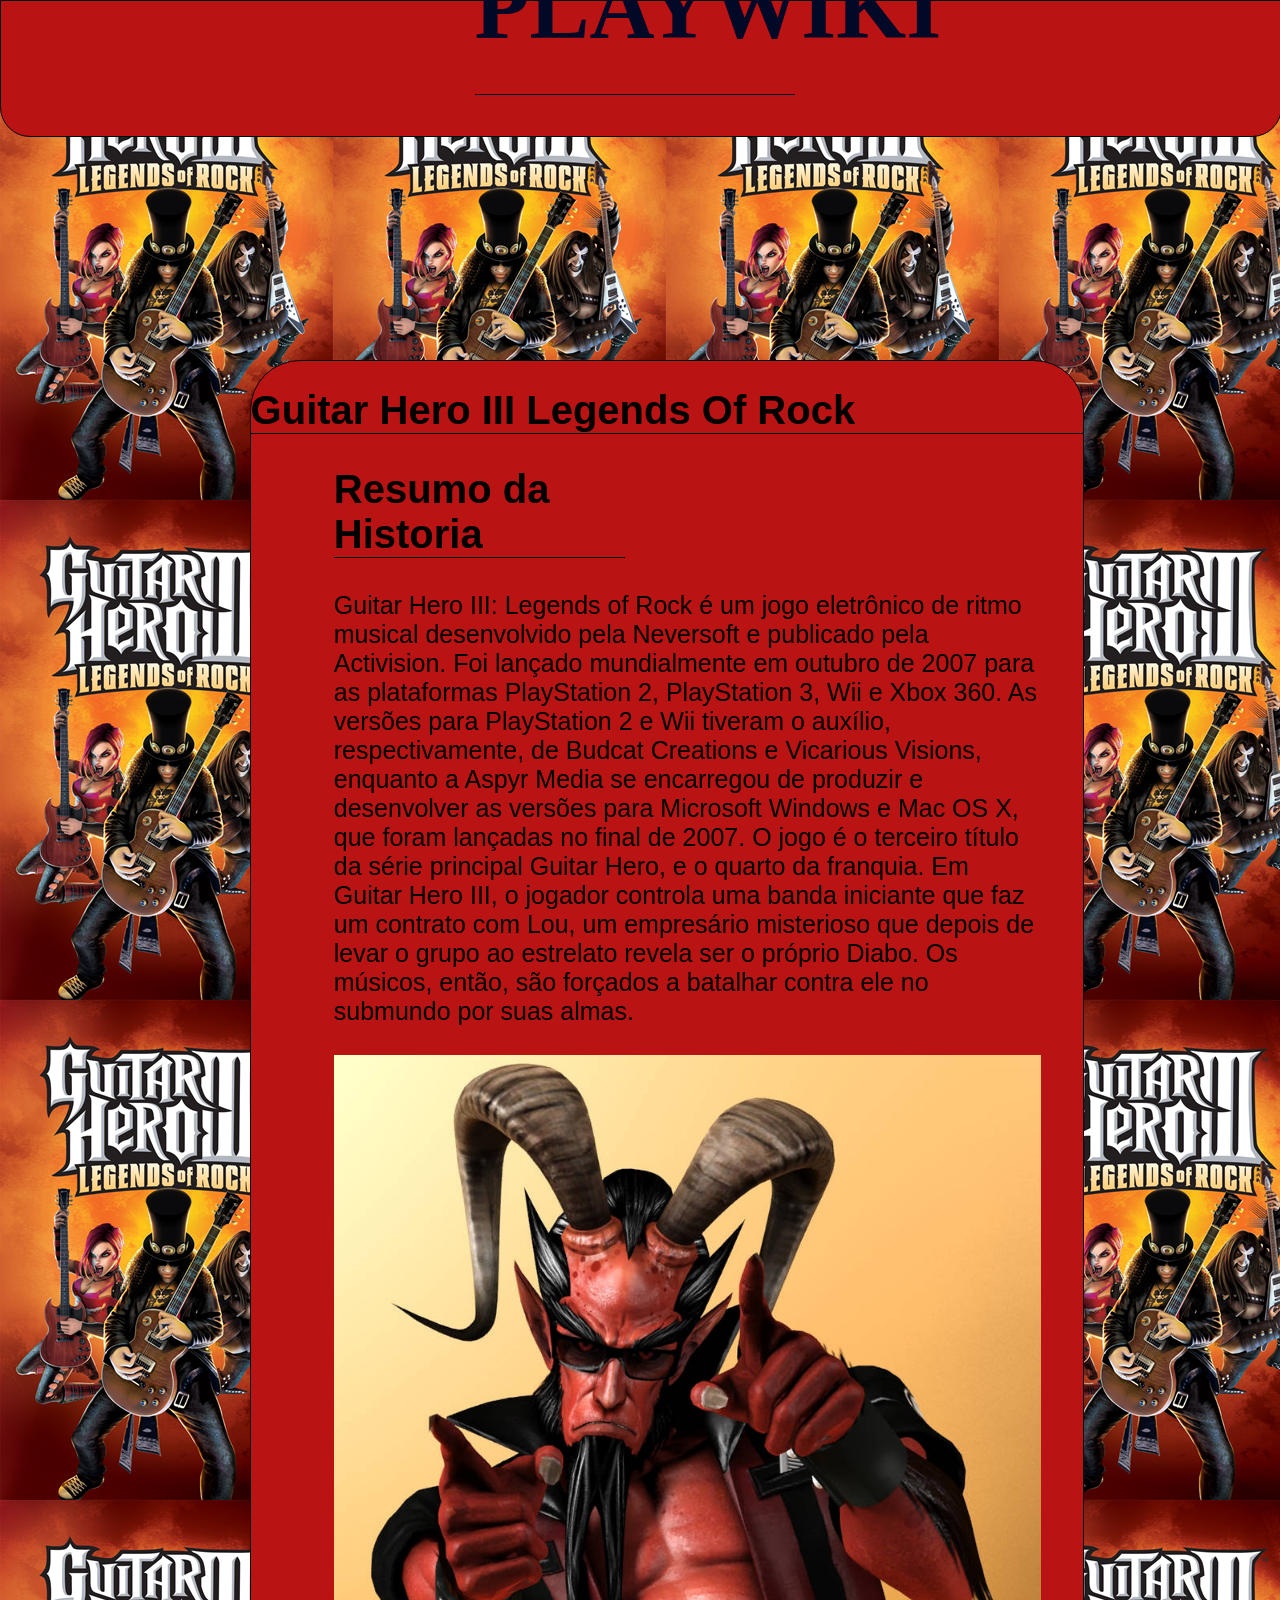
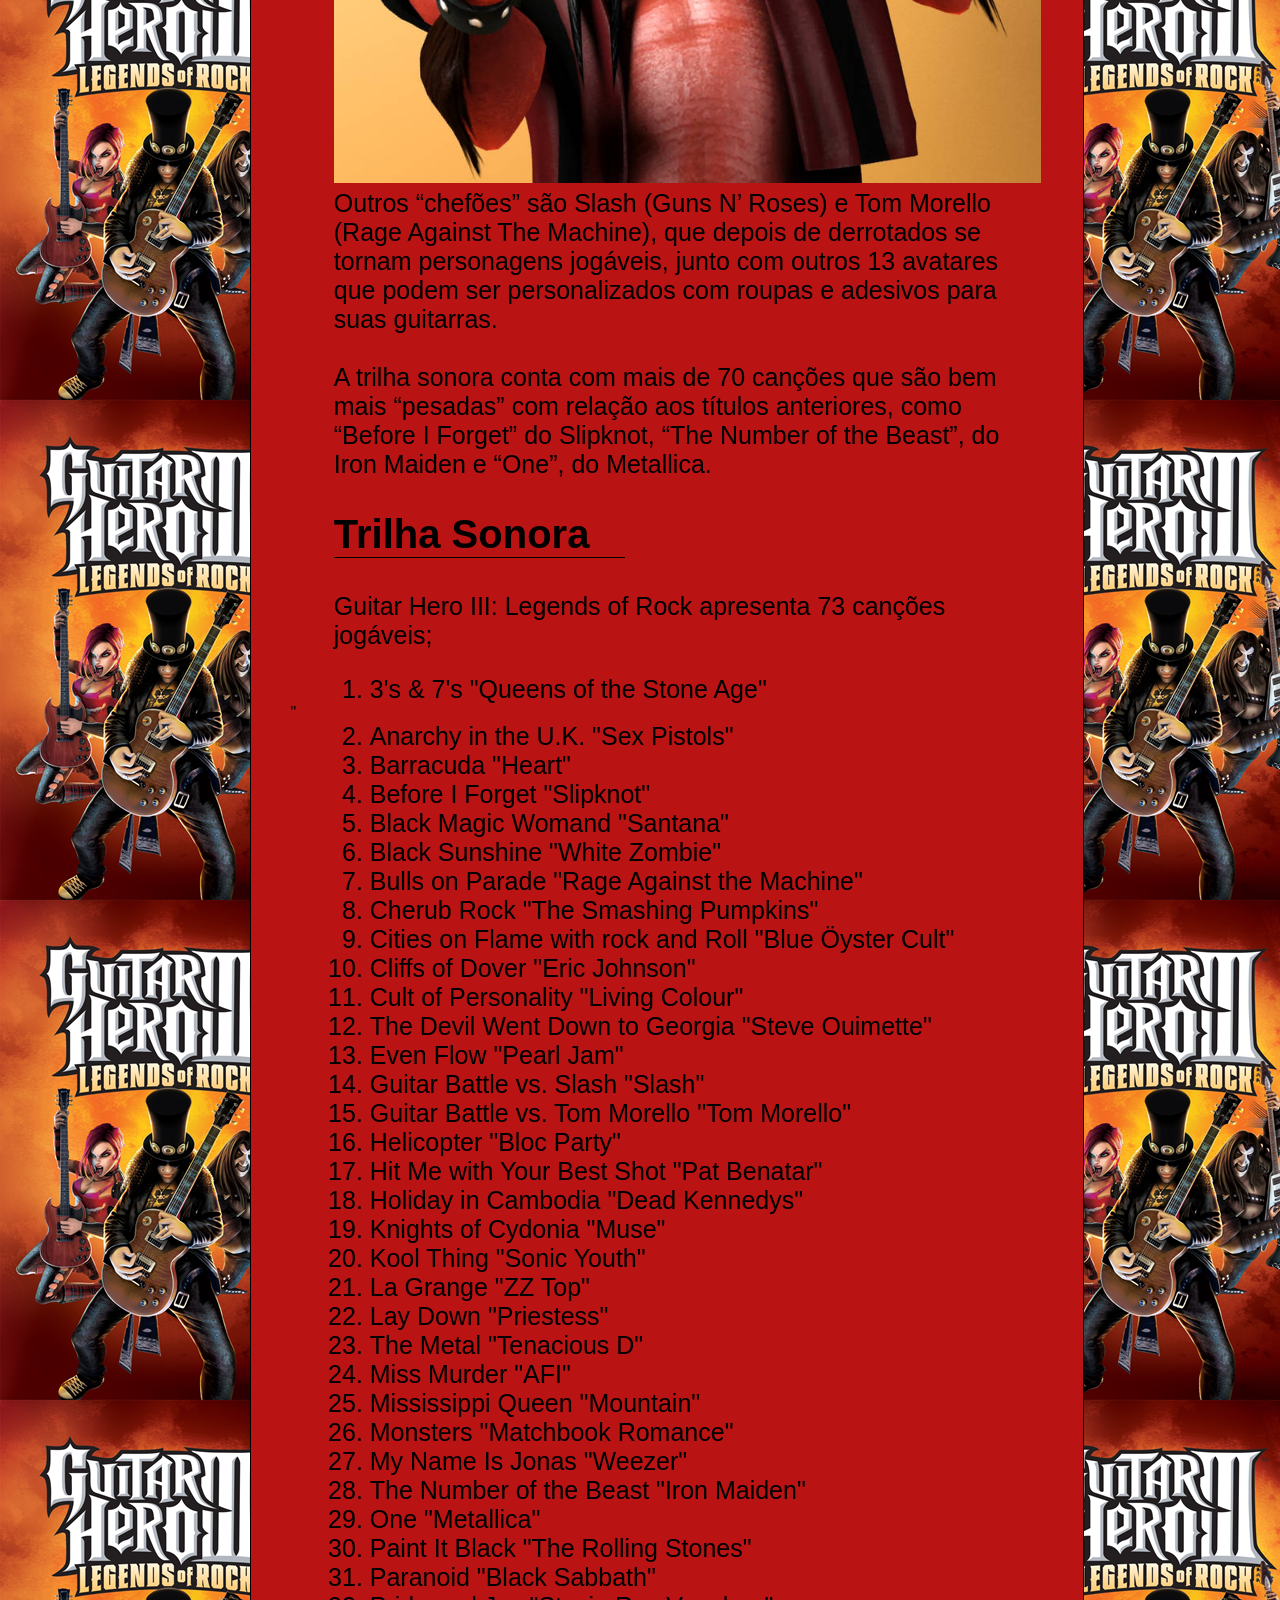
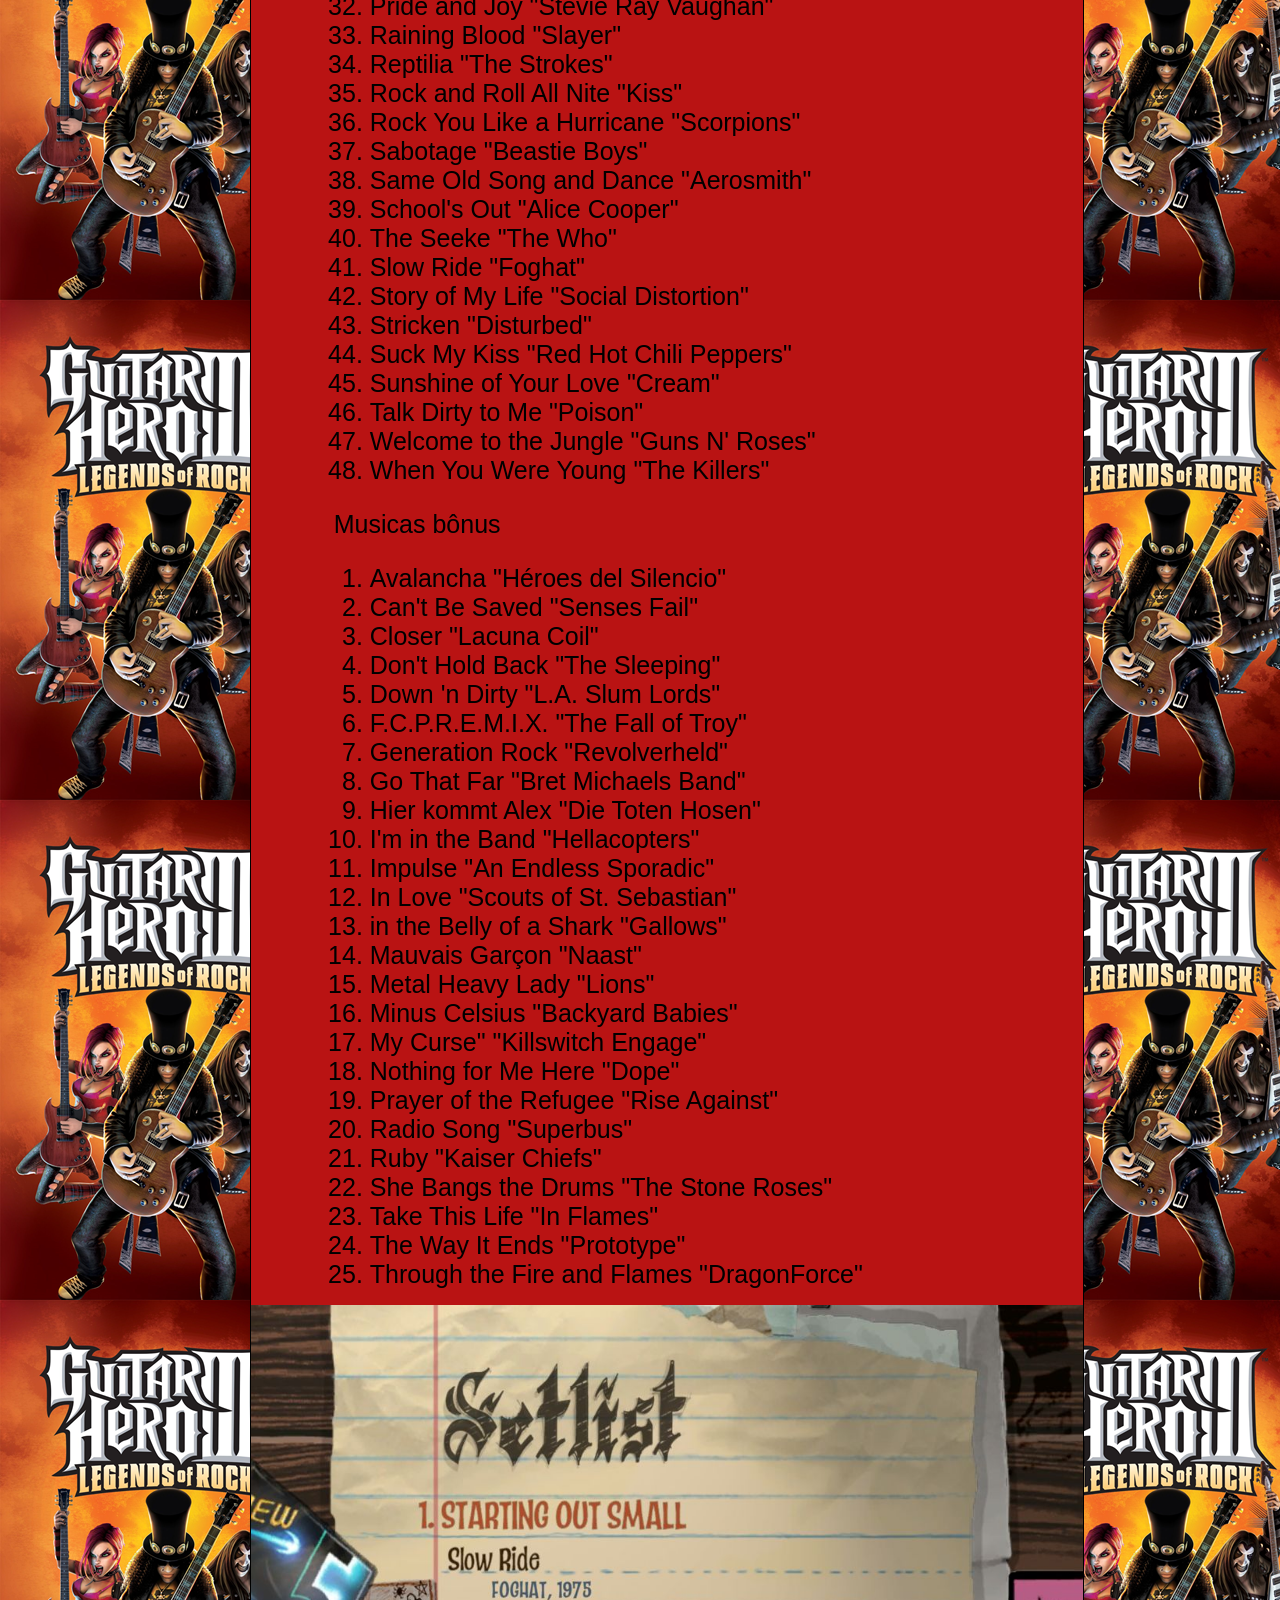
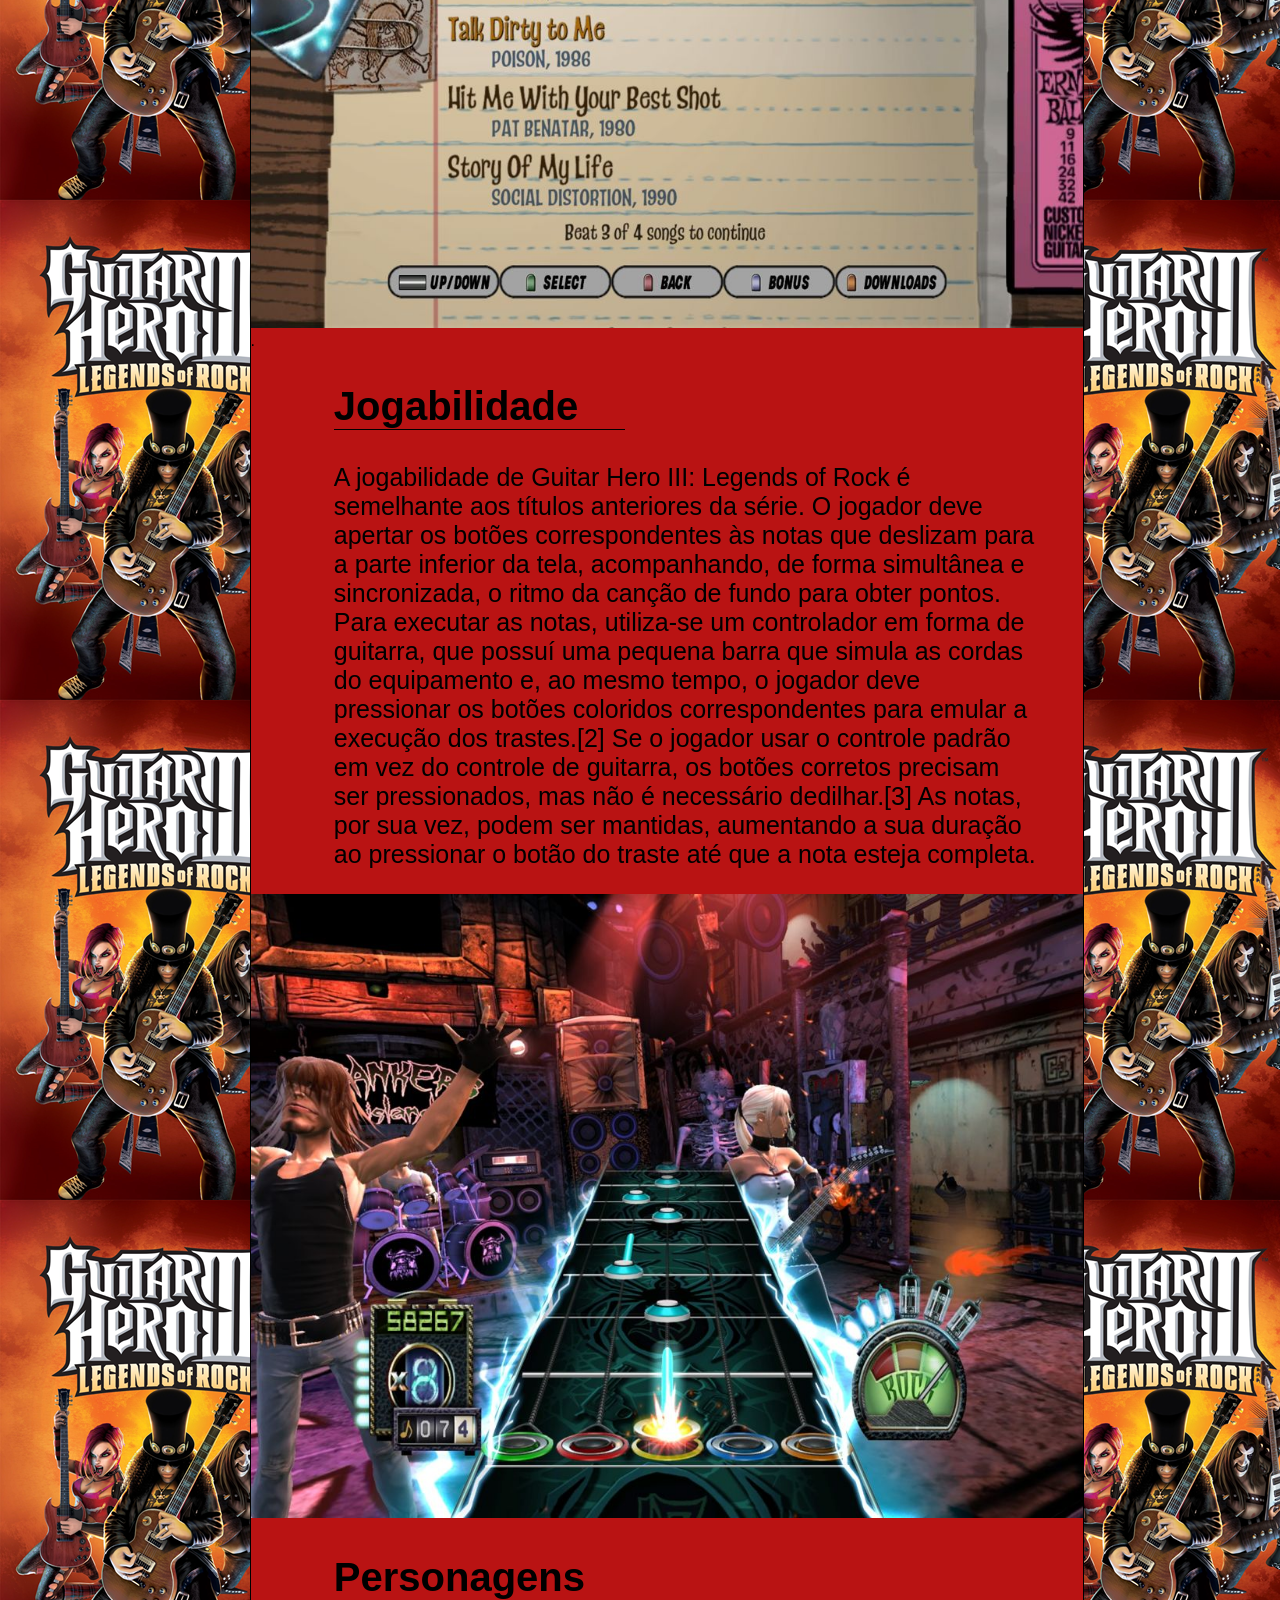
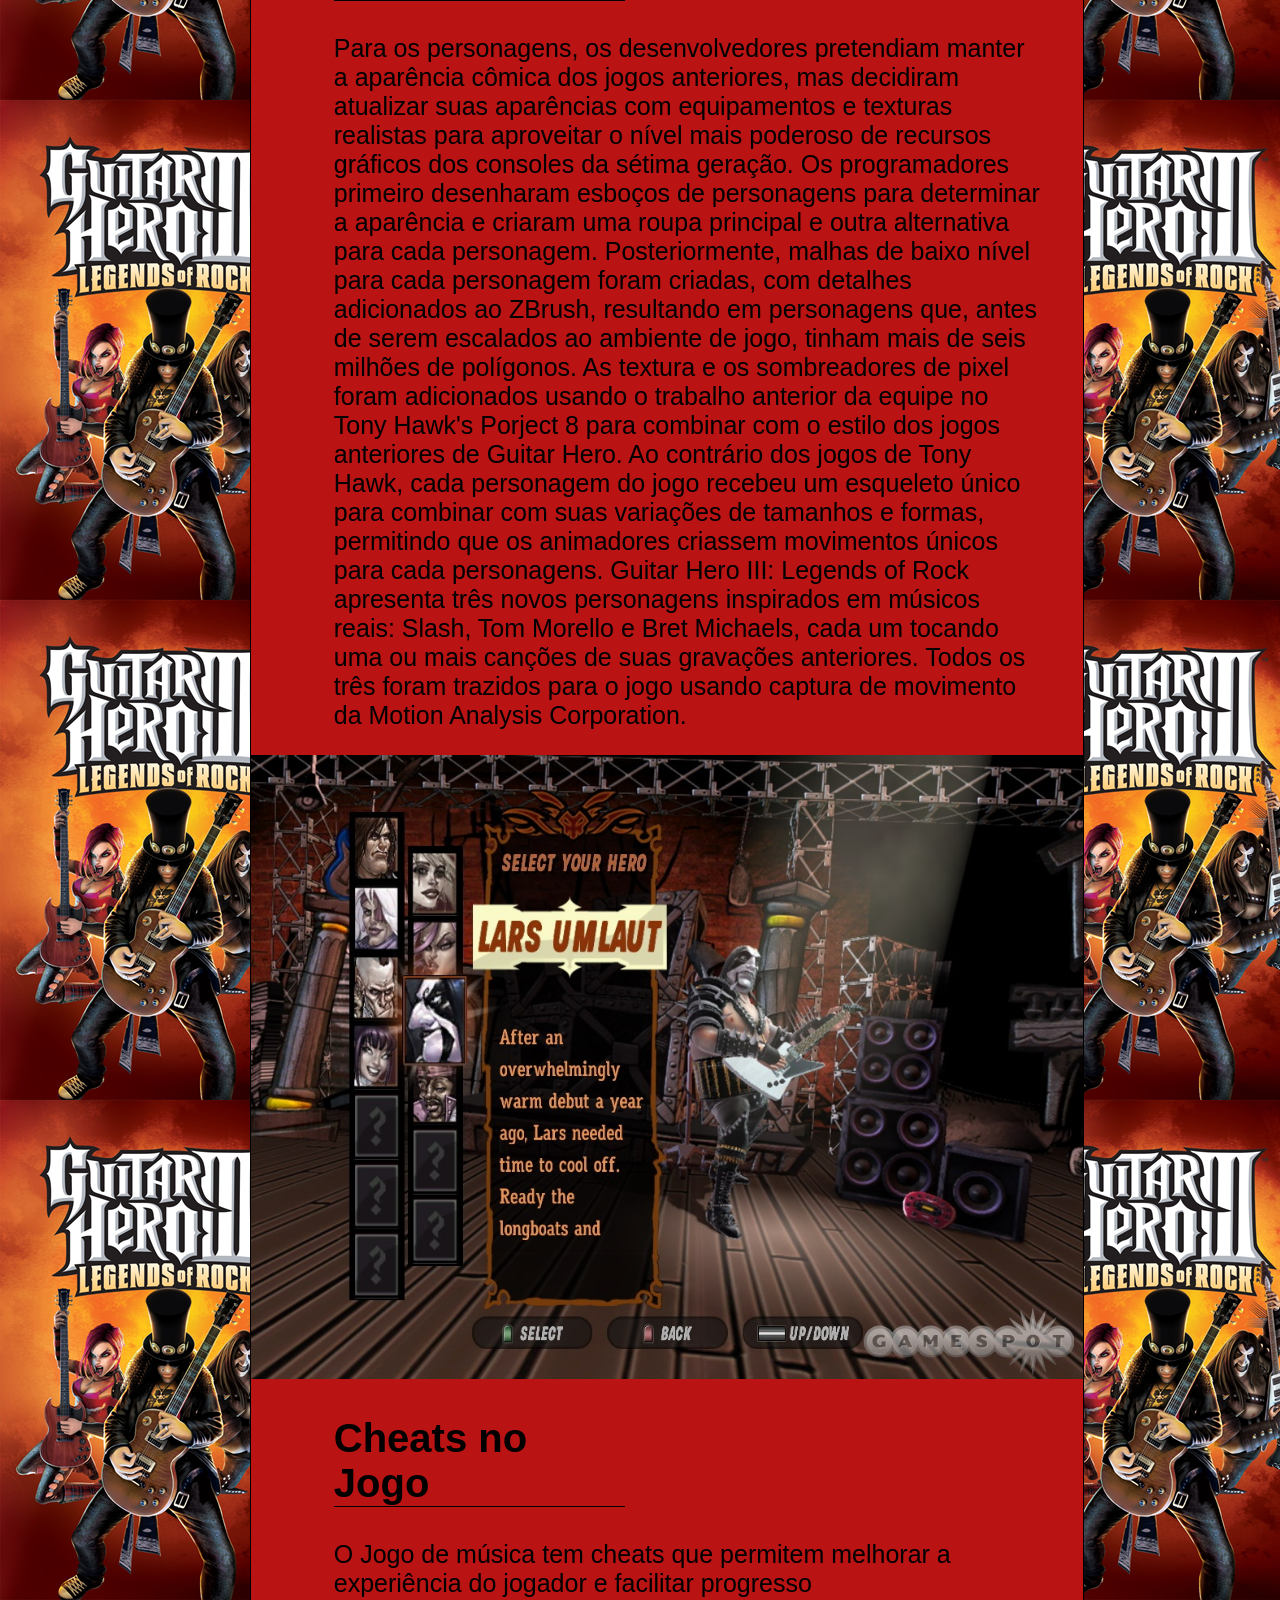
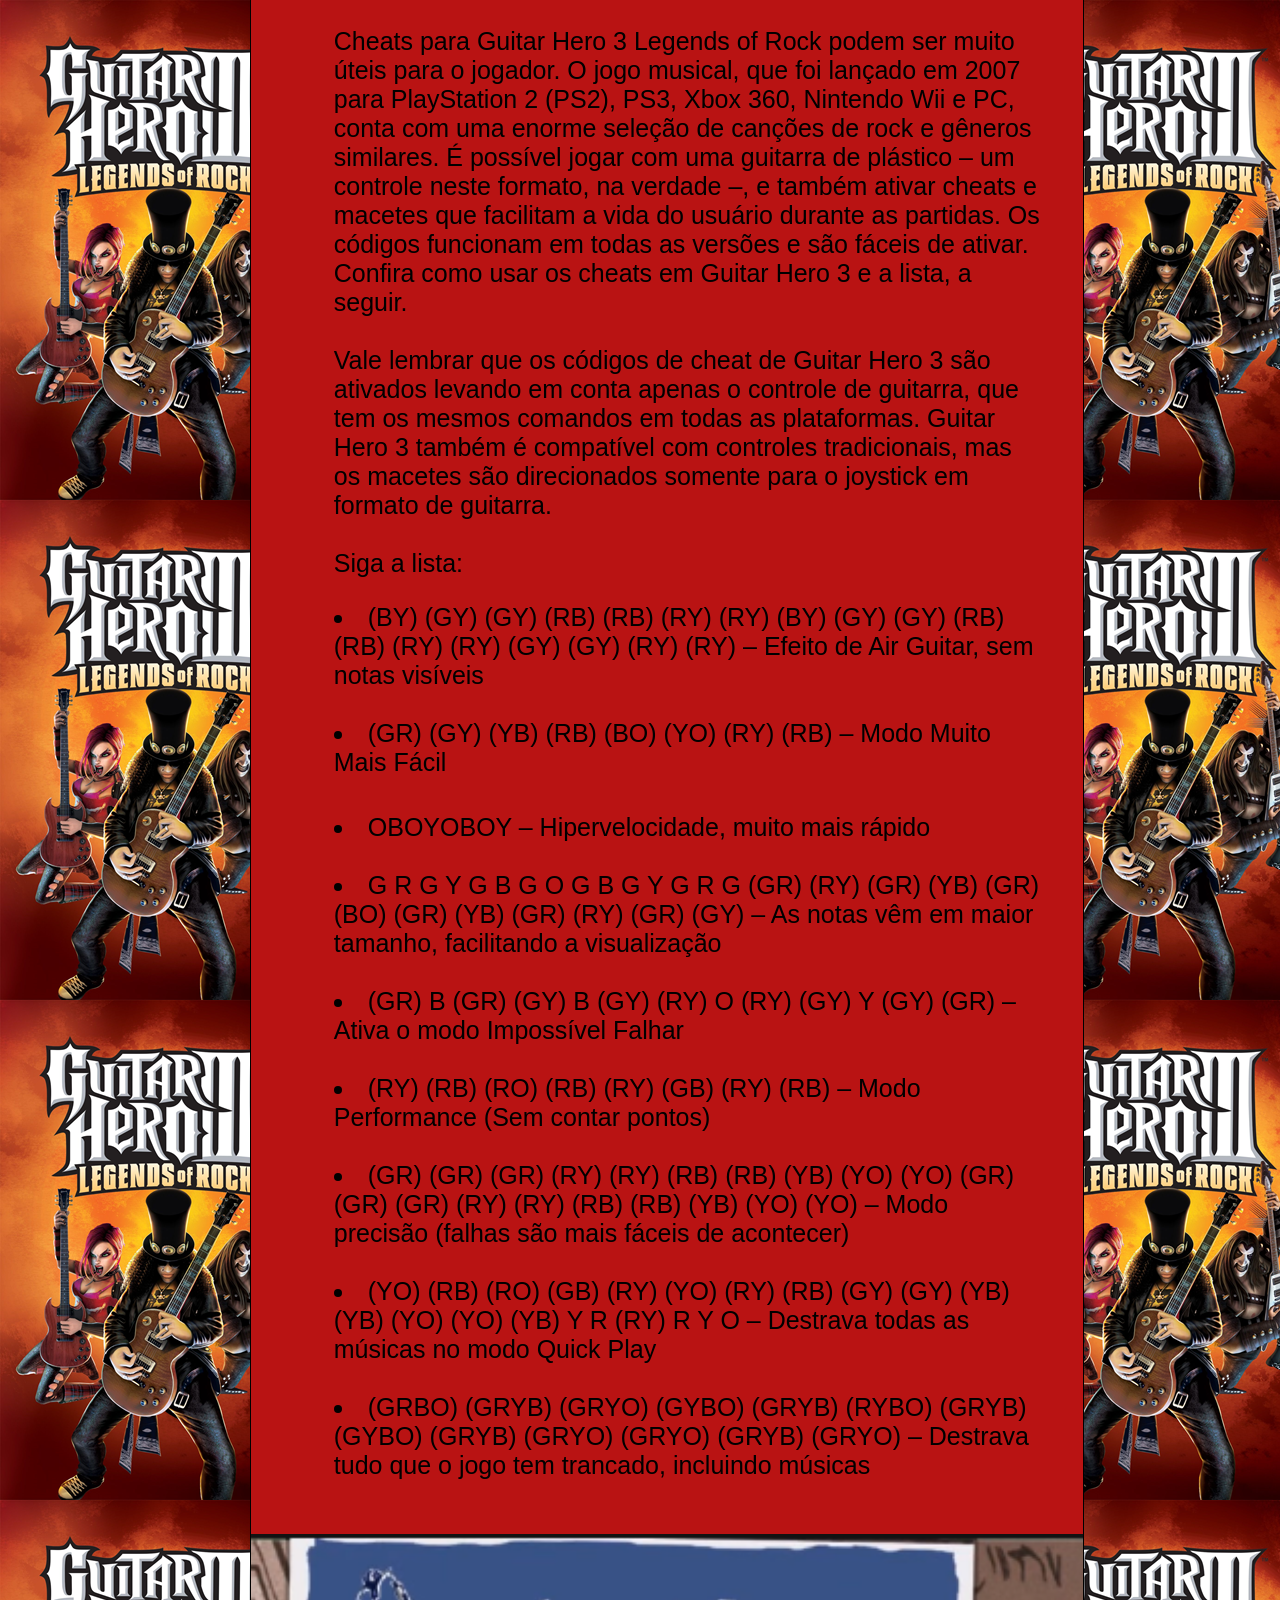
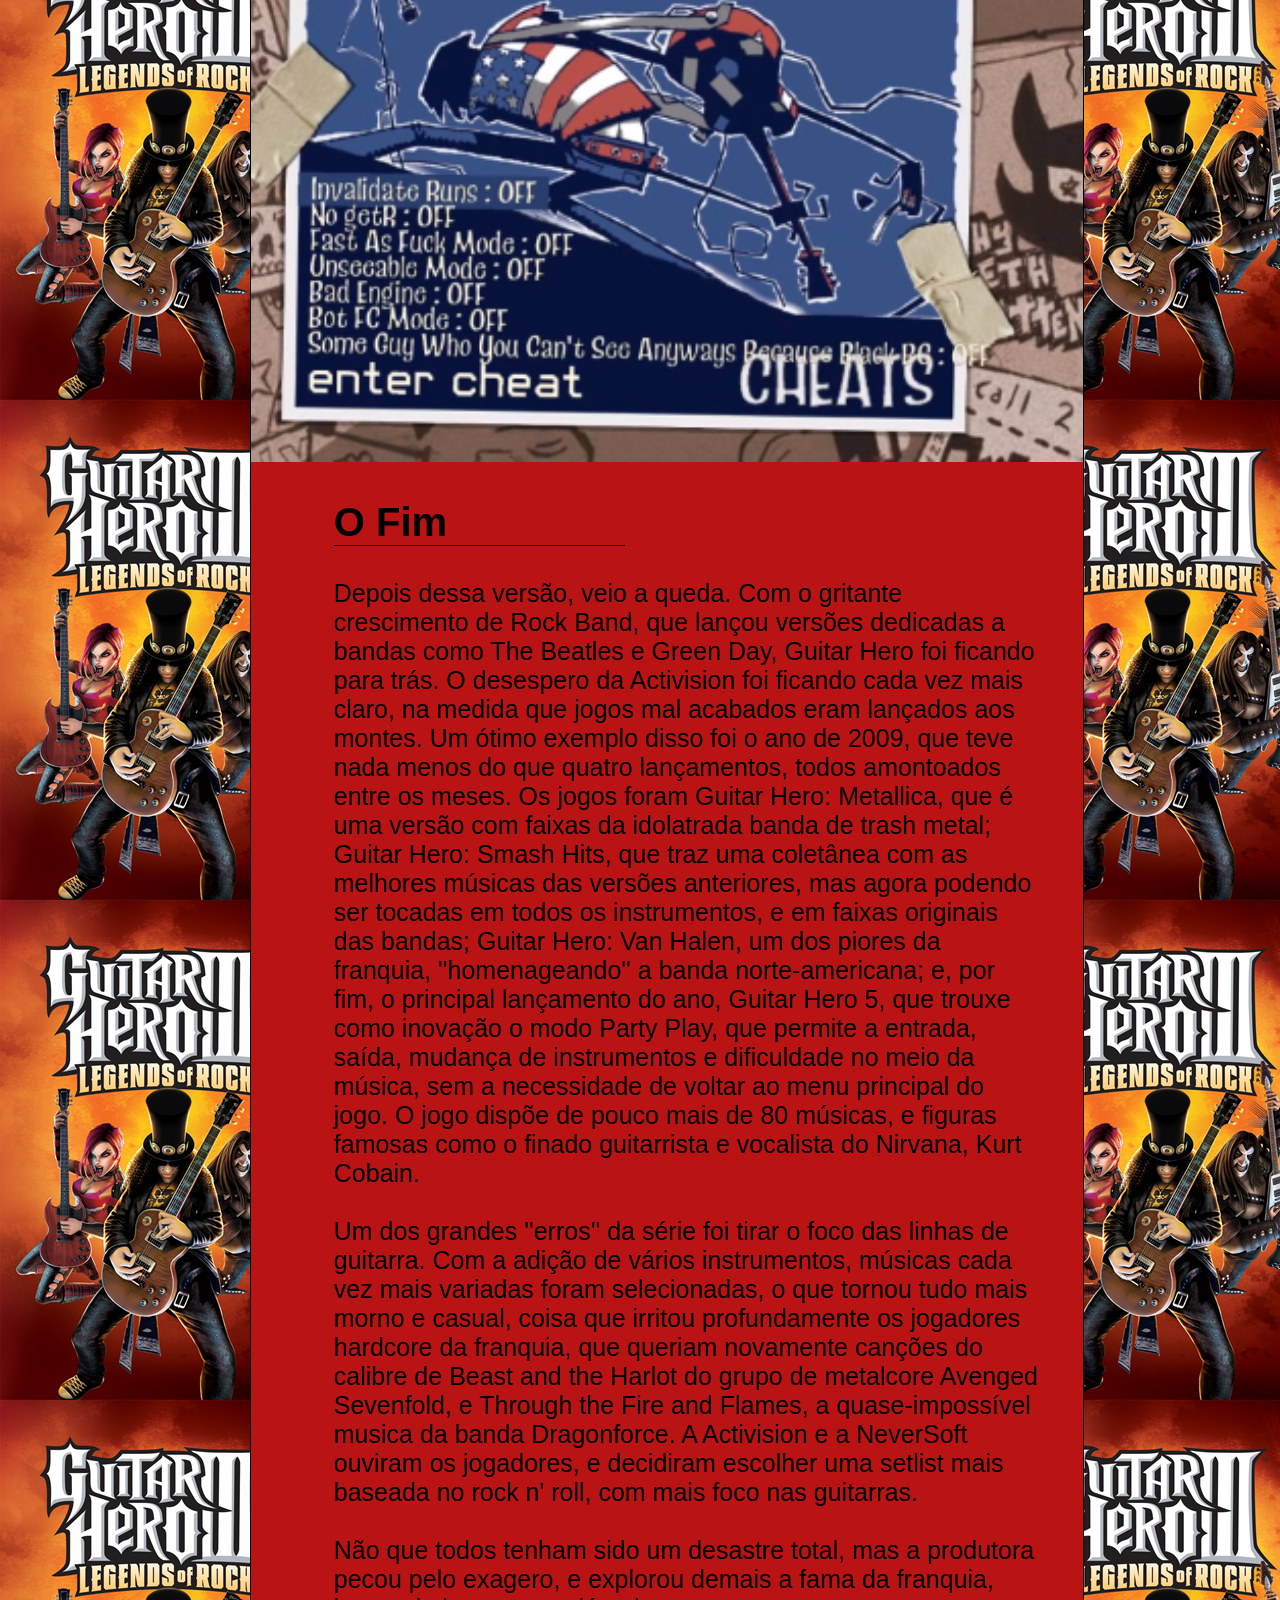
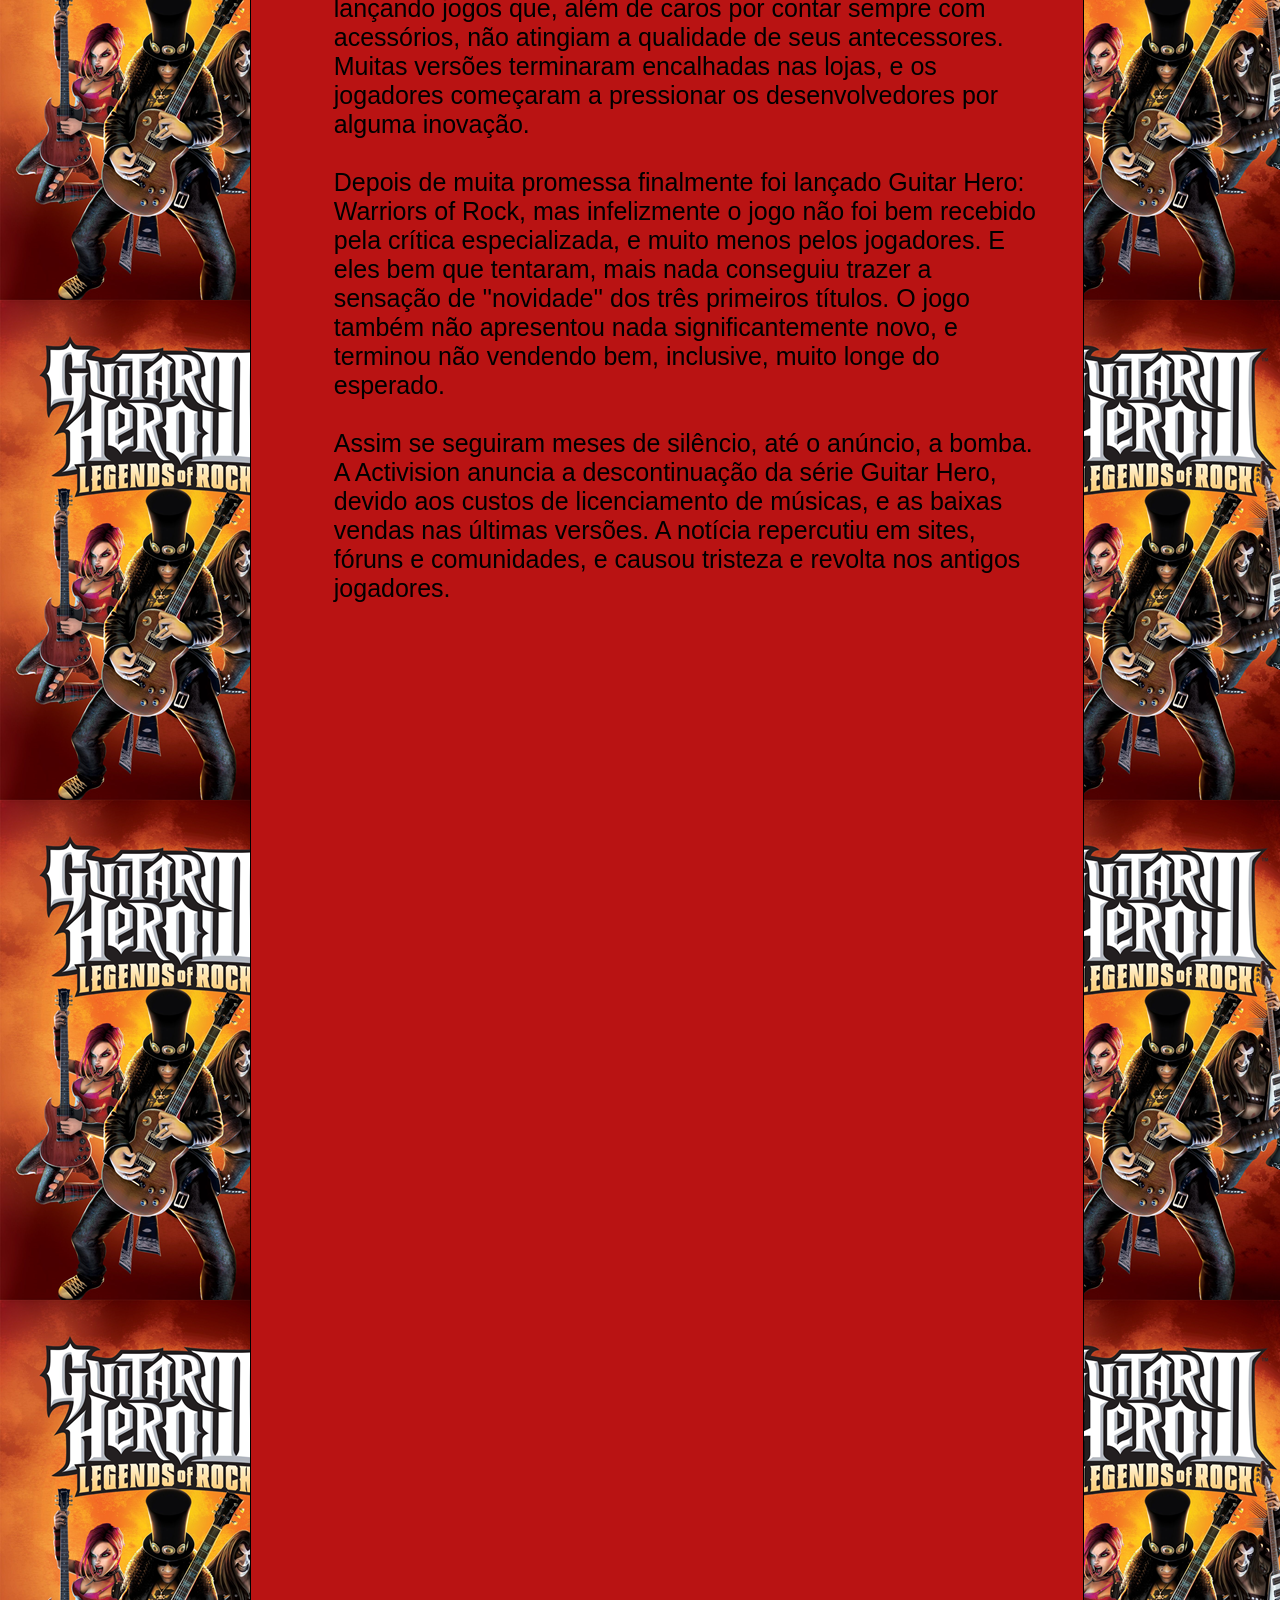
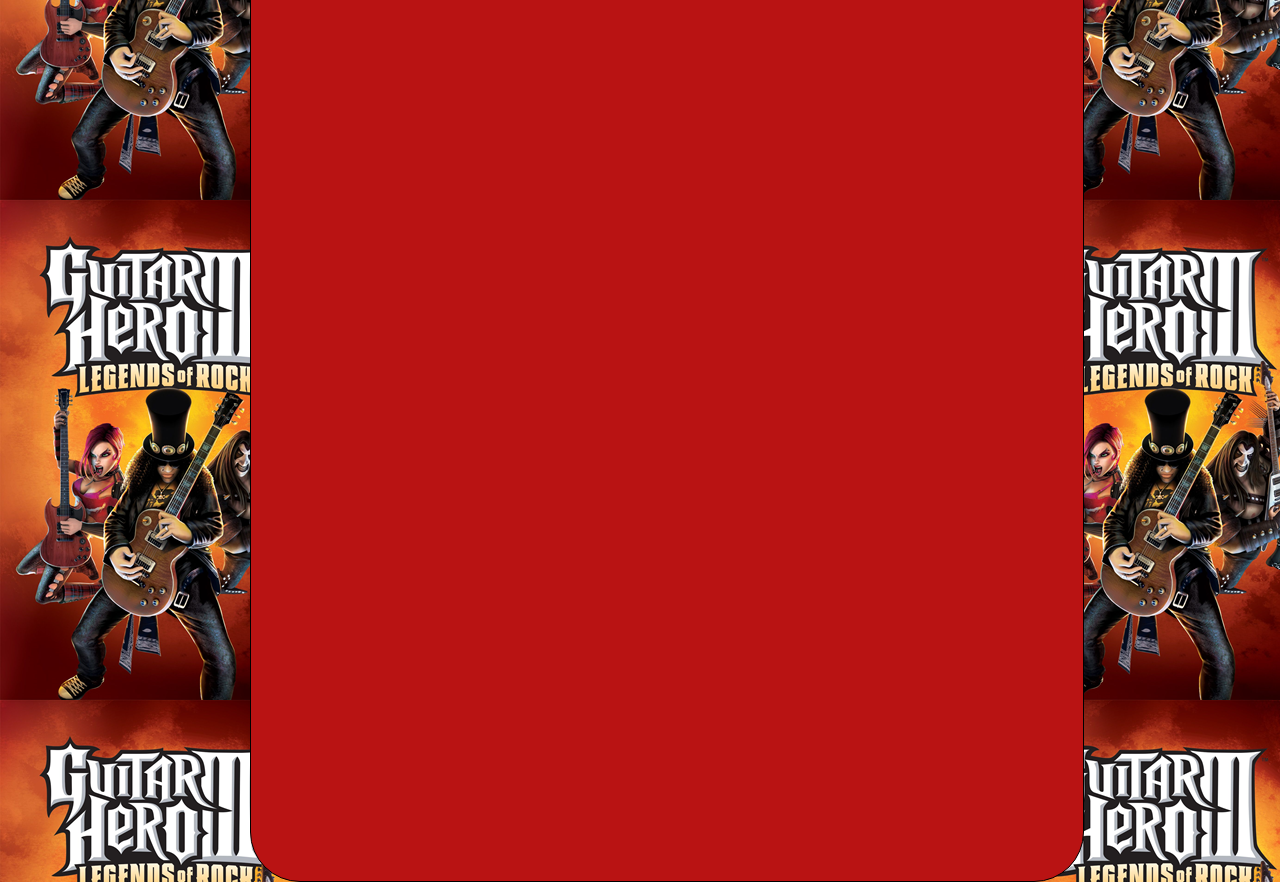
<file: PlayWiki/jogo_Guitar Hero/guitaHero3.html>
<!--A tag <!DOCTYPE> em HTML é esta declarando o tipo 
    de documento e a versão do HTML que está sendo usada. 
    e informa ao navegador como ele deve interpretar o 
    código HTML da página.
    -->
<!DOCTYPE html>
    <!--A tag <html lang=""> esta definindo o idioma principal do conteúdo da página HTML.-->
<html lang="en">
    <!--a tag <head> é utilizada para definir o começo e o fim do cabeçalho de um documento HTML, 
    e também contém informações do documento  "títulos e links..." "-->
<head>
    <!-- A tag <meta charset="UTF-8"> em HTML é usada para especificar o conjunto de 
     caracteres que a página está utilizando. No caso do UTF-8, ele é um conjunto 
     de caracteres amplamente utilizado que suporta a maioria dos caracteres 
     de praticamente todas as línguas do mundo, bem como símbolos e emojis.-->
    <meta charset="UTF-8">
    <!--A tag <meta name="viewport" content="width=device-width, initial-scale=1.0"> ser ve para 
     garantir que o site tenha uma boa aparência em dispositivos móveis. -->
    <meta name="viewport" content="width=device-width, initial-scale=1.0">
    <!-- a tag <link rel="stylesheet" href=" esta vinculando o arquivo CSS ao html-->
    <link rel="stylesheet" href="guitar.css">
    <!--A tag <link rel="shortcut icon" href=""> é utilizada para especificar 
    um ícone que aparece na aba do navegador-->
    <link rel="shortcut icon" href="./guitarhero_ 1.png" type="image/x-icon">
    <!--A tag "tittle Define o título do documento HTML. 
    Esse é o nome que é exibido no topo da janela do navegador 
    quando a página é aberta."-->
    <title>Guitar Hero3</title>
</head>
<!-- a tag <body> define o corpo da pagina -->
<body>

    <!-- <header class="MainMenu"> define o cabeçalho da página-->
        <header class="MainMenu">
            <!--Nome grande do site <a href="../pagina inicial/index.html"> serve para colocar links dentro do site-->
            <a href="../pagina inicial/index.html" class="linka"><h1 class="play">PLAYWIKI</h1></a>
            
        </header>
    <main class="content">
        <!-- a tag <h1> esta adicionando o titulo principal da pagina-->
        <!-- a tag "class" esta adicionando classes no codigo que podem ser utilizadas no css-->
        <h1 class="tituJg">Guitar Hero III Legends Of Rock</h1>
        <!-- a tag <link> serve para adicionar elementos externos no código-->
        <link rel="shortcut icon" href="logo.png" type="image/x-icon">
        <!--A tag <div> é utilizada para agrupar e organizar outros elementos HTML.-->
        <div class="Mainhist">
            <h2 class="hist">Resumo da Historia</h2>
            <!-- A tag <p> em HTML é usada para definir um parágrafo-->
                <p class="histtext">Guitar Hero III: Legends of Rock é um jogo eletrônico de ritmo musical desenvolvido pela 
                    Neversoft e publicado pela Activision. Foi lançado mundialmente em outubro de 2007 para as plataformas 
                    PlayStation 2, PlayStation 3, Wii e Xbox 360. As versões para PlayStation 2 e Wii tiveram o auxílio, 
                    respectivamente, de Budcat Creations e Vicarious Visions, enquanto a Aspyr Media se encarregou de produzir
                     e desenvolver as versões para Microsoft Windows e Mac OS X, que foram lançadas no final de 2007. O jogo é 
                     o terceiro título da série principal Guitar Hero, e o quarto da franquia.
                     Em Guitar Hero III, o jogador controla uma banda iniciante que faz um contrato com Lou, um empresário misterioso 
                     que depois de levar o grupo ao estrelato revela ser o próprio Diabo. Os músicos, então, são forçados a batalhar contra
                      ele no submundo por suas almas. <br><br>
        <img src="lou.jpg">
                     Outros “chefões” são Slash (Guns N’ Roses) e Tom Morello (Rage Against The Machine), que depois de derrotados se 
                     tornam personagens jogáveis, junto com outros 13 avatares que podem ser personalizados com roupas e adesivos para 
                     suas guitarras.<br><br>

                     A trilha sonora conta com mais de 70 canções que são bem mais “pesadas” com relação aos títulos anteriores, 
                     como “Before I Forget” do Slipknot, “The Number of the Beast”, do Iron Maiden e “One”, do Metallica.
                    </p>
                    </div>

                        <div class="Trilha">
                            <!--A tag <h2> esta adicionando um Subtitulo a pagina-->
                            <h2 class="TitTrilha">Trilha Sonora</h2>
                                <p class="TrilhaText">Guitar Hero III: Legends of Rock apresenta 73 canções jogáveis; 
                                    <!--A tag <ol> esta adicionando uma lista ordenada ao código-->
                                    <ol>
                                        <!--a tag <li> esta definindo os itens da lista-->
                                        <li>3's & 7's "Queens of the Stone Age"</li> "
                                        <li>Anarchy in the U.K. "Sex Pistols"</li> 
                                        <li>Barracuda "Heart"</li>
                                        <li>Before I Forget "Slipknot"</li> 
                                        <li>Black Magic Womand "Santana"</li> 
                                        <li>Black Sunshine "White Zombie"</li> 
                                        <li>Bulls on Parade "Rage Against the Machine"</li> 
                                        <li>Cherub Rock "The Smashing Pumpkins"</li> 
                                        <li>Cities on Flame with rock and Roll "Blue Öyster Cult"</li> 
                                        <li>Cliffs of Dover "Eric Johnson"</li> 
                                        <li>Cult of Personality "Living Colour"</li> 
                                        <li>The Devil Went Down to Georgia "Steve Ouimette"</li> 
                                        <li>Even Flow "Pearl Jam"</li> 
                                        <li>Guitar Battle vs. Slash "Slash"</li> 
                                        <li>Guitar Battle vs. Tom Morello "Tom Morello"</li> 
                                        <li>Helicopter "Bloc Party"</li> 
                                        <li>Hit Me with Your Best Shot "Pat Benatar"</li>
                                        <li>Holiday in Cambodia "Dead Kennedys"</li> 
                                        <li>Knights of Cydonia "Muse"</li> 
                                        <li>Kool Thing "Sonic Youth"</li> 
                                        <li>La Grange "ZZ Top"</li> 
                                        <li>Lay Down "Priestess"</li> 
                                        <li>The Metal "Tenacious D"</li> 
                                        <li>Miss Murder "AFI"</li> 
                                        <li>Mississippi Queen "Mountain"</li> 
                                        <li>Monsters "Matchbook Romance"</li> 
                                        <li>My Name Is Jonas "Weezer"</li> 
                                        <li>The Number of the Beast "Iron Maiden"</li> 
                                        <li>One "Metallica"</li> 
                                        <li>Paint It Black "The Rolling Stones"</li> 
                                        <li>Paranoid "Black Sabbath"</li> 
                                        <li>Pride and Joy "Stevie Ray Vaughan"</li> 
                                        <li>Raining Blood "Slayer"</li> 
                                        <li>Reptilia "The Strokes"</li> 
                                        <li>Rock and Roll All Nite "Kiss"</li> 
                                        <li>Rock You Like a Hurricane "Scorpions"</li> 
                                        <li>Sabotage "Beastie Boys"</li> 
                                        <li>Same Old Song and Dance "Aerosmith"</li> 
                                        <li>School's Out "Alice Cooper"</li> 
                                        <li>The Seeke "The Who"</li> 
                                        <li>Slow Ride "Foghat"</li> 
                                        <li>Story of My Life "Social Distortion"</li> 
                                        <li>Stricken "Disturbed"</li> 
                                        <li>Suck My Kiss "Red Hot Chili Peppers"</li> 
                                        <li>Sunshine of Your Love "Cream"</li> 
                                        <li>Talk Dirty to Me "Poison"</li> 
                                        <li>Welcome to the Jungle "Guns N' Roses"</li> 
                                        <li>When You Were Young "The Killers"</li> 
                                        
                                    </ol>
                                    <p>Musicas bônus</p>
                                        <ol>
                                        <li>Avalancha "Héroes del Silencio"</li> 
                                        <li>Can't Be Saved "Senses Fail"</li> 
                                        <li>Closer "Lacuna Coil"</li> 
                                        <li>Don't Hold Back "The Sleeping"</li> 
                                        <li>Down 'n Dirty "L.A. Slum Lords"</li> 
                                        <li>F.C.P.R.E.M.I.X. "The Fall of Troy"</li> 
                                        <li>Generation Rock "Revolverheld"</li> 
                                        <li>Go That Far "Bret Michaels Band"</li> 
                                        <li>Hier kommt Alex "Die Toten Hosen"</li> 
                                        <li>I'm in the Band "Hellacopters"</li> 
                                        <li>Impulse "An Endless Sporadic"</li> 
                                        <li>In Love "Scouts of St. Sebastian"</li> 
                                        <li>in the Belly of a Shark "Gallows"</li> 
                                        <li>Mauvais Garçon "Naast"</li> 
                                        <li>Metal Heavy Lady "Lions"</li> 
                                        <li>Minus Celsius "Backyard Babies"</li> 
                                        <li>My Curse" "Killswitch Engage"</li> 
                                        <li>Nothing for Me Here "Dope"</li> 
                                        <li>Prayer of the Refugee "Rise Against"</li> 
                                        <li>Radio Song "Superbus"</li> 
                                        <li>Ruby "Kaiser Chiefs"</li>
                                        <li>She Bangs the Drums "The Stone Roses"</li> 
                                        <li>Take This Life "In Flames"</li> 
                                        <li>The Way It Ends "Prototype"</li> 
                                        <li>Through the Fire and Flames "DragonForce"</li> 
                                    </ol>
                                     
                                    <img src="musicas.jpg">
                                    .</p>
                                    </div>
                                    
                                        <div class="jogabil">
                                    <h2 class="TitJogabil">Jogabilidade</h2>
                                <p class="jogabilText">A jogabilidade de Guitar Hero III: Legends of Rock é semelhante aos títulos anteriores da série. O jogador deve apertar os botões correspondentes às notas que deslizam para a parte inferior da tela, acompanhando, de forma simultânea e sincronizada, o ritmo da canção de fundo para obter pontos. Para executar as notas, utiliza-se um controlador em forma de guitarra, que possuí uma pequena barra que simula as cordas do equipamento e, ao mesmo tempo, o jogador deve pressionar os botões coloridos correspondentes para emular a execução dos trastes.[2] Se o jogador usar o controle padrão em vez do controle de guitarra, os botões corretos precisam ser pressionados, mas não é necessário dedilhar.[3] As notas, por sua vez, podem ser mantidas, aumentando a sua duração ao pressionar o botão do traste até que a nota esteja completa.</p>
                                <img src="mesa.jfif"
                            </div>

                        <div class="Person">
                    <h2 class="TitPerson">Personagens</h2>
                <p class="PersonText">Para os personagens, os desenvolvedores pretendiam manter a aparência cômica dos jogos anteriores, mas decidiram atualizar suas aparências com equipamentos e texturas realistas para aproveitar o nível mais poderoso de recursos gráficos dos consoles da sétima geração. Os programadores primeiro desenharam esboços de personagens para determinar a aparência e criaram uma roupa principal e outra alternativa para cada personagem. Posteriormente, malhas de baixo nível para cada personagem foram criadas, com detalhes adicionados ao ZBrush, resultando em personagens que, antes de serem escalados ao ambiente de jogo, tinham mais de seis milhões de polígonos. As textura e os sombreadores de pixel foram adicionados usando o trabalho anterior da equipe no Tony Hawk's Porject 8 para combinar com o estilo dos jogos anteriores de Guitar Hero. Ao contrário dos jogos de Tony Hawk, cada personagem do jogo recebeu um esqueleto único para combinar com suas variações de tamanhos e formas, permitindo que os animadores criassem movimentos únicos para cada personagens. Guitar Hero III: Legends of Rock apresenta três novos personagens inspirados em músicos reais: Slash, Tom Morello e Bret Michaels, cada um tocando uma ou mais canções de suas gravações anteriores. Todos os três foram trazidos para o jogo usando captura de movimento da Motion Analysis Corporation.</p>
                <img src="personangens.jpg"
            </div>

            <div class="Cheats">
                <h2 class="TitCheats">Cheats no Jogo</h2>
            <p class="CheatsText">O Jogo de música tem cheats que permitem 
                melhorar a experiência do jogador e facilitar progresso <br><br>
                Cheats para Guitar Hero 3 Legends of Rock podem ser muito úteis para o jogador. 
                O jogo musical, que foi lançado em 2007 para PlayStation 2 (PS2), PS3, Xbox 360, 
                Nintendo Wii e PC, conta com uma enorme seleção de canções de rock e gêneros similares. 
                É possível jogar com uma guitarra de plástico – um controle neste formato, na verdade –, 
                e também ativar cheats e macetes que facilitam a vida do usuário durante as partidas. 
                Os códigos funcionam em todas as versões e são fáceis de ativar. Confira como usar 
                os cheats em Guitar Hero 3 e a lista, a seguir. <br><br>
                Vale lembrar que os códigos de cheat de Guitar Hero 3 são ativados levando em conta apenas 
                o controle de guitarra, que tem os mesmos comandos em todas as plataformas. Guitar Hero 3 
                também é compatível com controles tradicionais, mas os macetes são direcionados somente para 
                o joystick em formato de guitarra.<br><br>

                <lu>Siga a lista:</lu>
                <li>(BY) (GY) (GY) (RB) (RB) (RY) (RY) (BY) (GY) (GY) (RB) (RB) (RY) (RY) (GY) (GY) (RY) (RY) – Efeito de Air Guitar, sem notas visíveis<br><br></li>
                <li>(GR) (GY) (YB) (RB) (BO) (YO) (RY) (RB) – Modo Muito Mais Fácil</li><br><br>
                <li>OBOYOBOY – Hipervelocidade, muito mais rápido<br><br></li>
                <li>G R G Y G B G O G B G Y G R G (GR) (RY) (GR) (YB) (GR) (BO) (GR) (YB) (GR) (RY) (GR) (GY) – As notas vêm em maior tamanho, facilitando a visualização<br><br></li>
                <li>(GR) B (GR) (GY) B (GY) (RY) O (RY) (GY) Y (GY) (GR) – Ativa o modo Impossível Falhar<br><br></li>
                <li>(RY) (RB) (RO) (RB) (RY) (GB) (RY) (RB) – Modo Performance (Sem contar pontos)<br><br></li>
                <li>(GR) (GR) (GR) (RY) (RY) (RB) (RB) (YB) (YO) (YO) (GR) (GR) (GR) (RY) (RY) (RB) (RB) (YB) (YO) (YO) – Modo precisão (falhas são mais fáceis de acontecer)<br><br></li>
                <li>(YO) (RB) (RO) (GB) (RY) (YO) (RY) (RB) (GY) (GY) (YB) (YB) (YO) (YO) (YB) Y R (RY) R Y O – Destrava todas as músicas no modo Quick Play<br><br></li>
                <li>(GRBO) (GRYB) (GRYO) (GYBO) (GRYB) (RYBO) (GRYB) (GYBO) (GRYB) (GRYO) (GRYO) (GRYB) (GRYO) – Destrava tudo que o jogo tem trancado, incluindo músicas<br><br></p></li>
                <img src="cheats.png">


                <div class="Conclu">
                    <h2 class="TitConclu">O Fim</h2>
                <p class="ConcluText"> 
                    Depois dessa versão, veio a queda. Com o gritante crescimento de Rock Band, 
                    que lançou versões dedicadas a bandas como The Beatles e Green Day, 
                    Guitar Hero foi ficando para trás. O desespero da Activision foi ficando cada 
                    vez mais claro, na medida que jogos mal acabados eram lançados aos montes. 
                    Um ótimo exemplo disso foi o ano de 2009, que teve nada menos do que quatro lançamentos,
                     todos amontoados entre os meses. Os jogos foram Guitar Hero: Metallica, 
                     que é uma versão com faixas da idolatrada banda de trash metal; Guitar Hero: Smash Hits,
                    que traz uma coletânea com as melhores músicas das versões anteriores, 
                     mas agora podendo ser tocadas em todos os instrumentos, e em faixas originais das bandas; 
                     Guitar Hero: Van Halen, um dos piores da franquia, ''homenageando'' a banda norte-americana; e,
                     por fim, o principal lançamento do ano, Guitar Hero 5, que trouxe como inovação o modo Party Play,
                    que permite a entrada, saída, mudança de instrumentos e dificuldade no meio da música, 
                    sem a necessidade de voltar ao menu principal do jogo. O jogo dispõe de pouco mais de 80 músicas,
                     e figuras famosas como o finado guitarrista e vocalista do Nirvana, Kurt Cobain.<br><br>
                    Um dos grandes ''erros'' da série foi tirar o foco das linhas de guitarra. 
                    Com a adição de vários instrumentos, músicas cada vez mais variadas foram 
                    selecionadas, o que tornou tudo mais morno e casual, coisa que irritou 
                    profundamente os jogadores hardcore da franquia, que queriam novamente 
                    canções do calibre de Beast and the Harlot do grupo de metalcore Avenged 
                    Sevenfold, e Through the Fire and Flames, a quase-impossível musica da 
                    banda Dragonforce. A Activision e a NeverSoft ouviram os jogadores, e decidiram 
                    escolher uma setlist mais baseada no rock n' roll, com mais foco nas guitarras. <br><br>
                    Não que todos tenham sido um desastre total, mas a produtora pecou pelo exagero,
                     e explorou demais a fama da franquia, lançando jogos que, além de caros por contar 
                     sempre com acessórios, não atingiam a qualidade de seus antecessores. Muitas versões terminaram encalhadas nas lojas, 
                     e os jogadores começaram a pressionar os desenvolvedores por alguma inovação. <br><br>
                     Depois de muita promessa finalmente foi lançado Guitar Hero: Warriors of Rock, mas infelizmente o jogo não foi bem recebido pela crítica especializada, e muito menos pelos jogadores. E eles bem que tentaram, mais nada conseguiu trazer a sensação de ''novidade'' dos três primeiros títulos. O jogo também não apresentou nada significantemente novo, e terminou não vendendo bem, inclusive, muito longe do esperado.<br><br>
                     Assim se seguiram meses de silêncio, até o anúncio, a bomba. A Activision anuncia a descontinuação da série Guitar Hero, devido aos custos de licenciamento de músicas, e as baixas vendas nas últimas versões. A notícia repercutiu em sites, fóruns e comunidades, e causou tristeza e revolta nos antigos jogadores.
                    </p>
</main>             
</body>
</html>
</file>
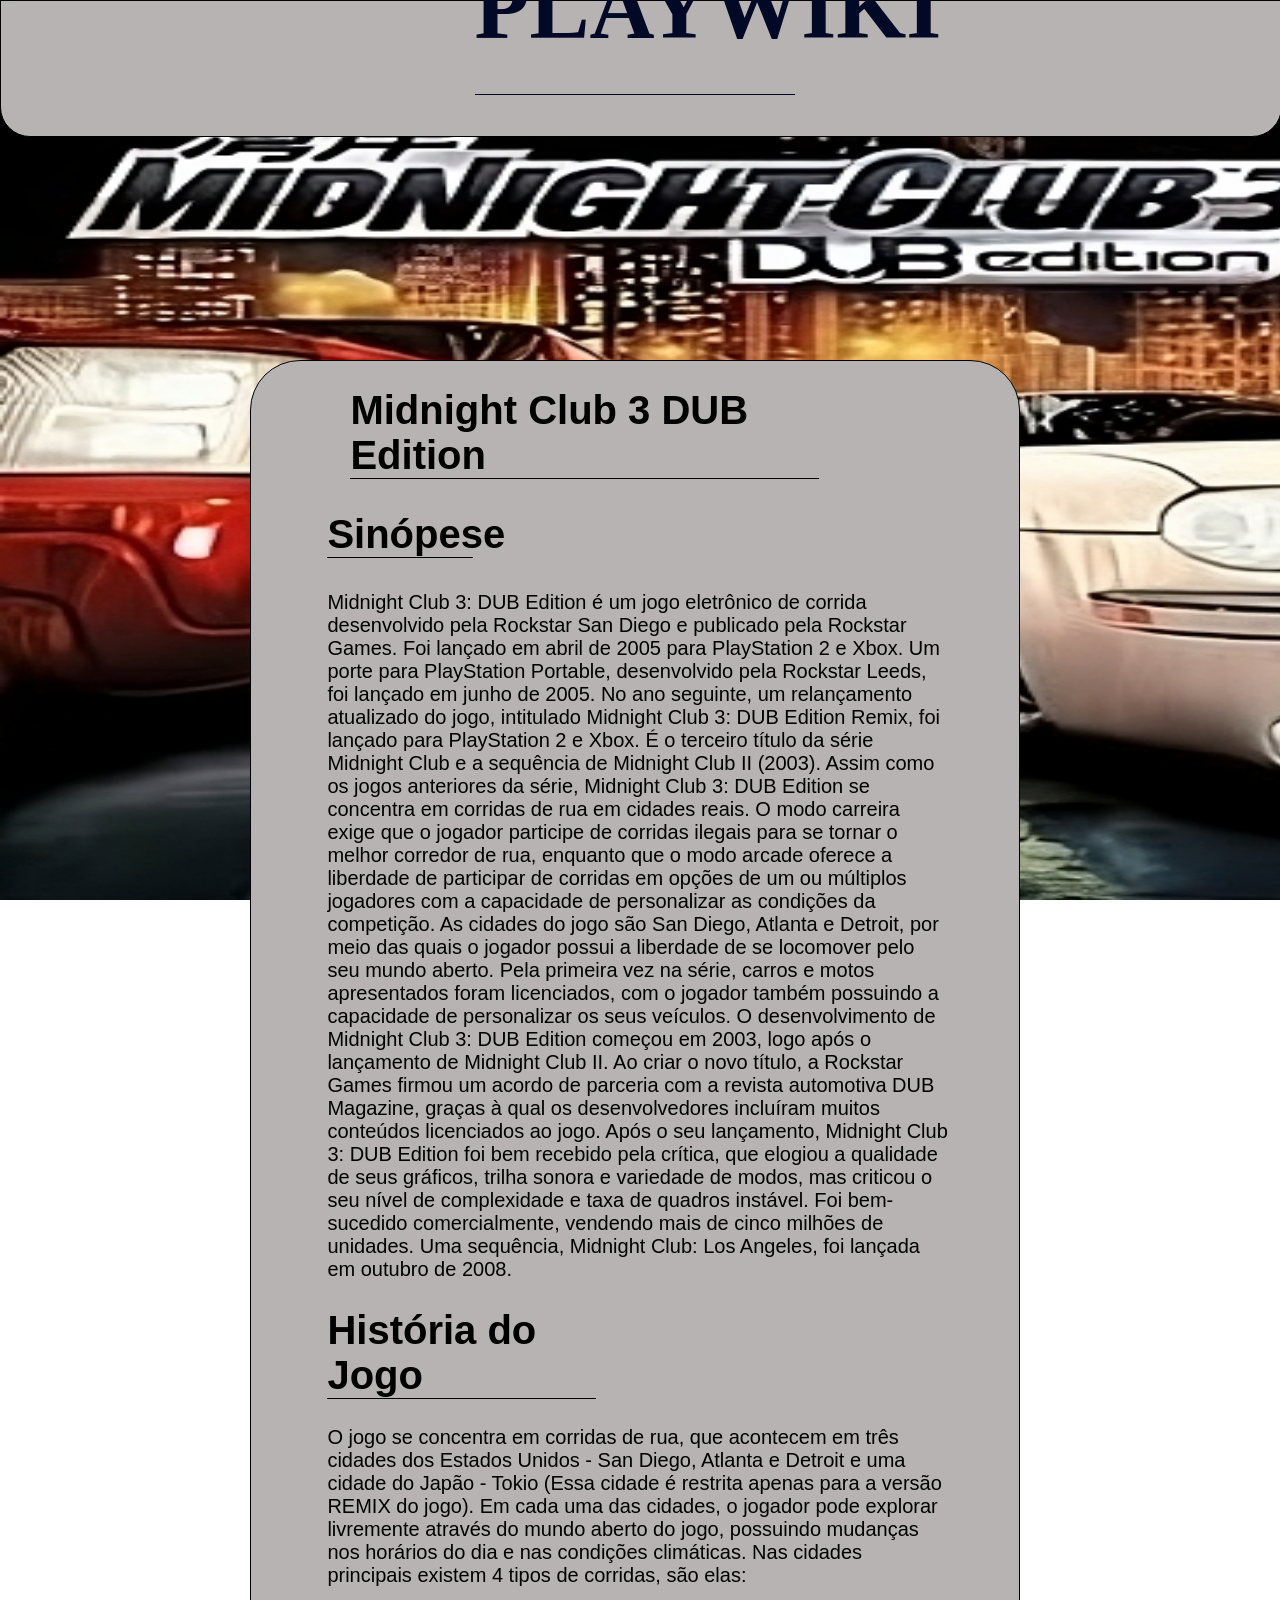
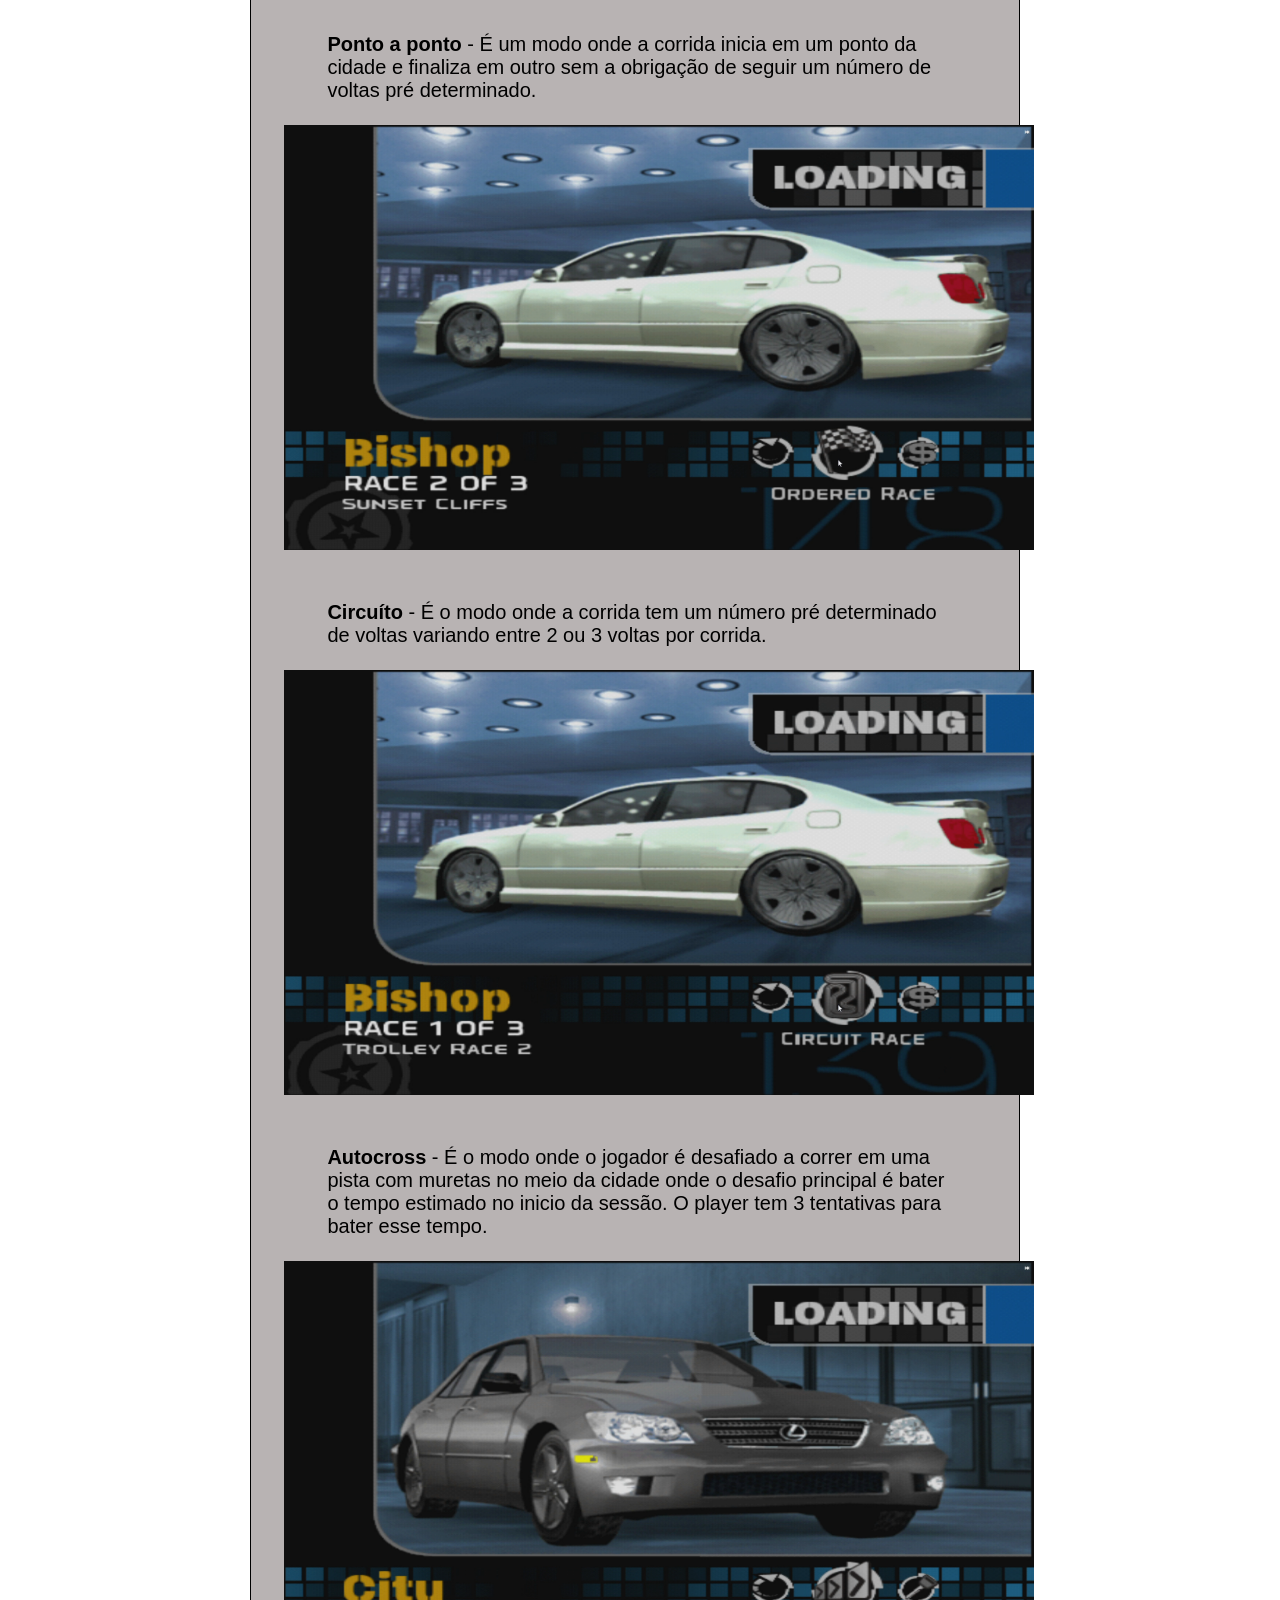
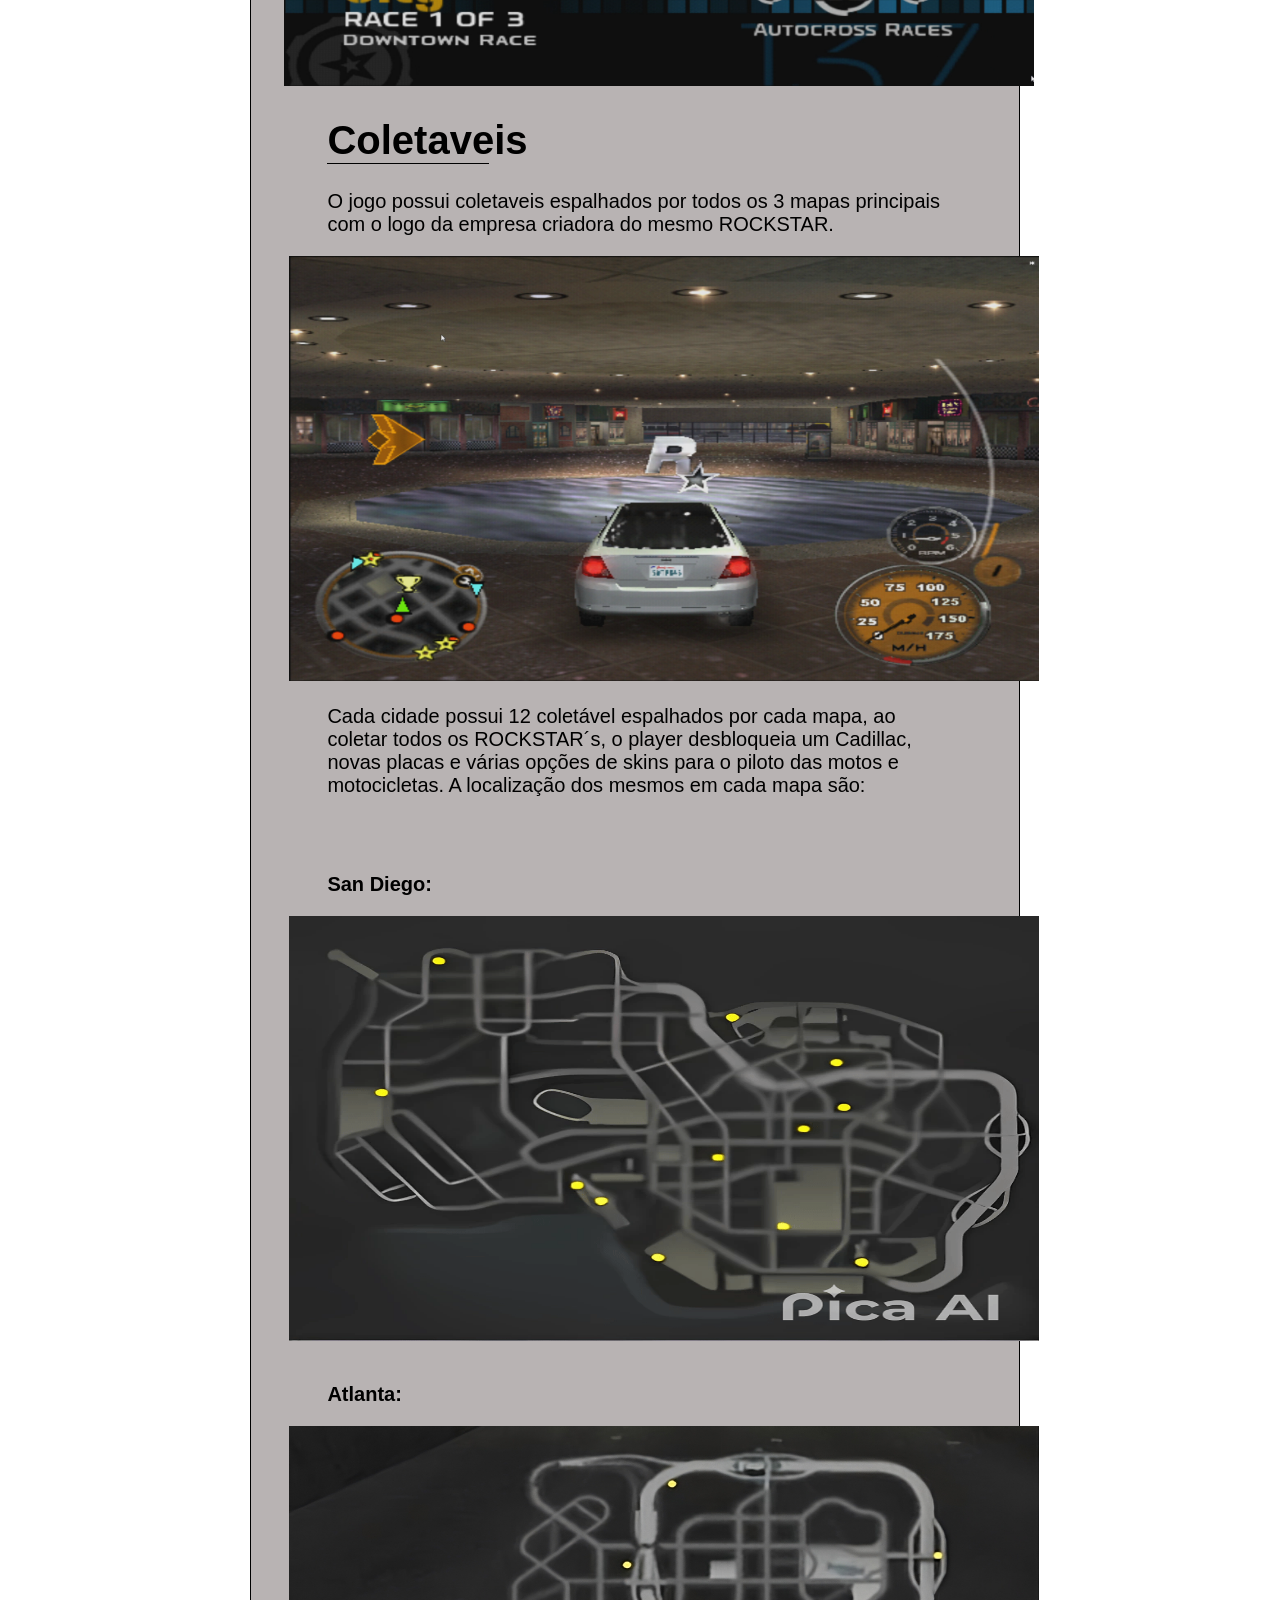
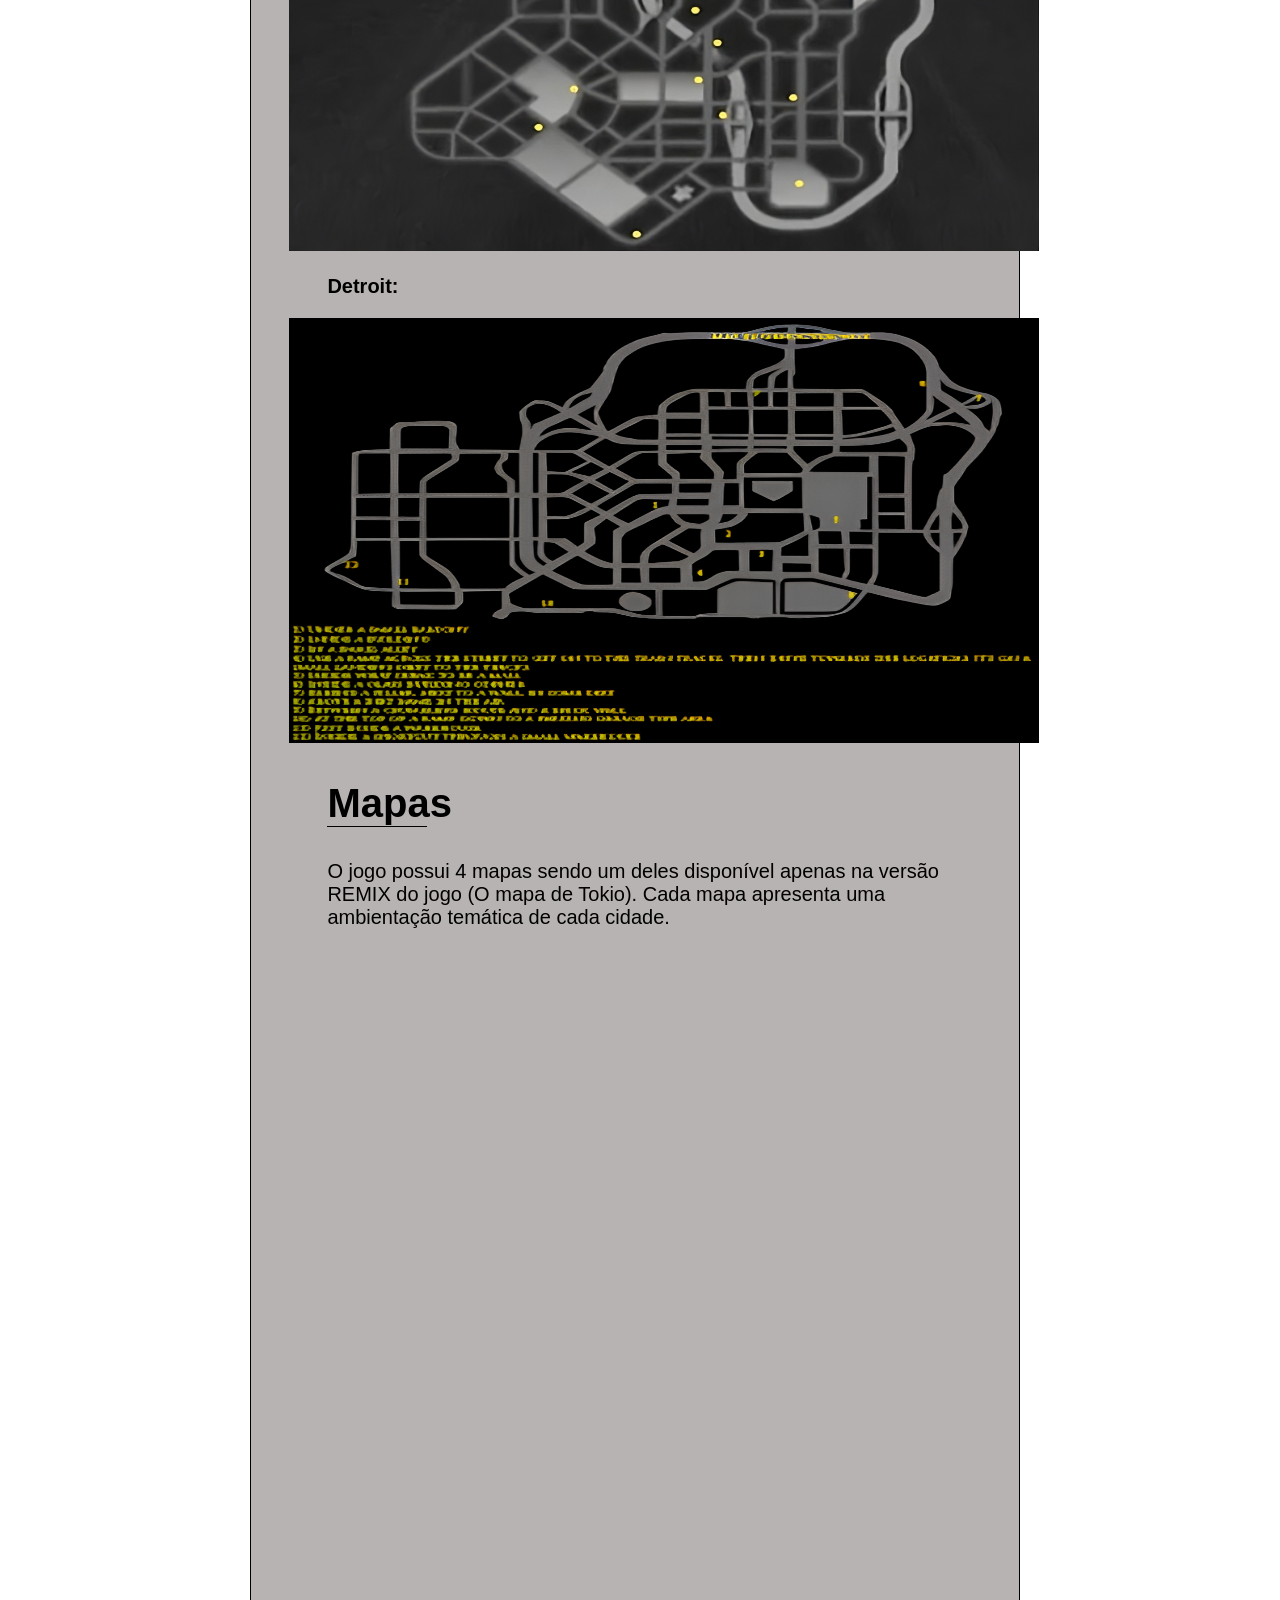
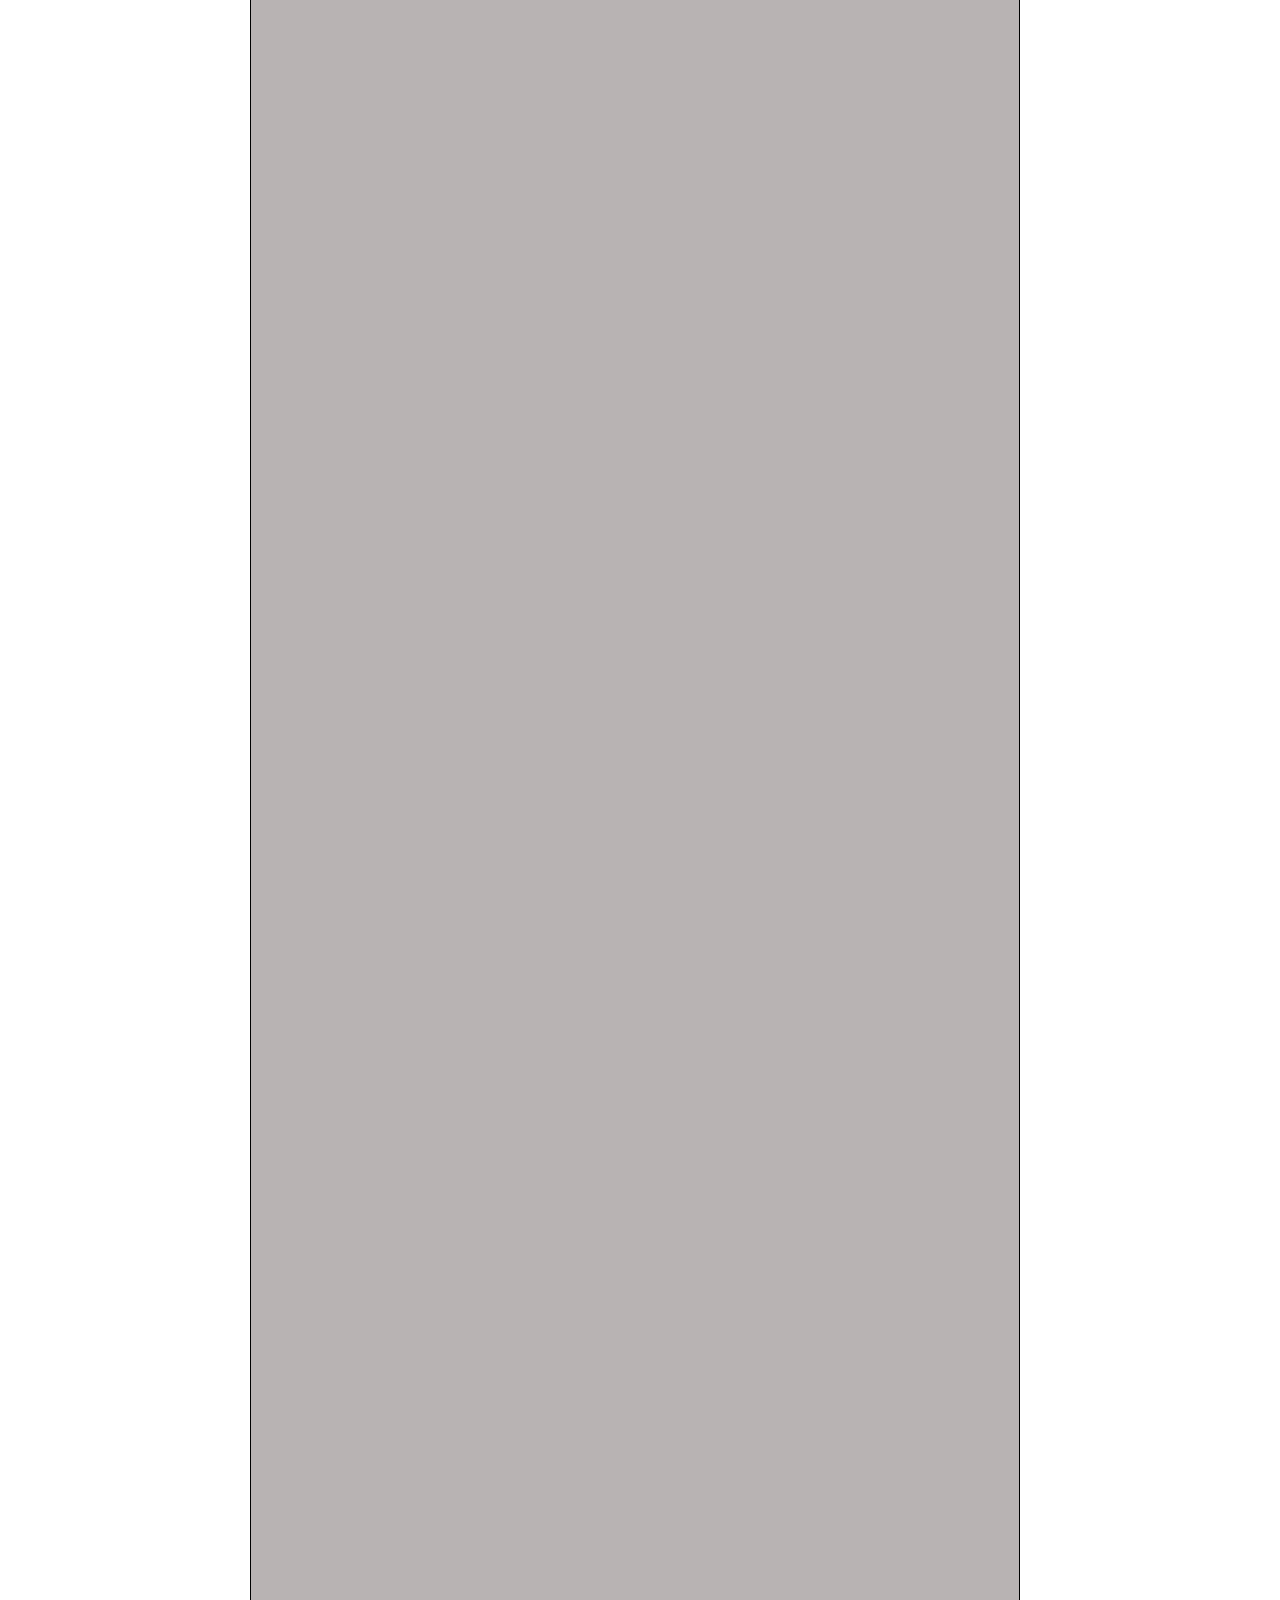
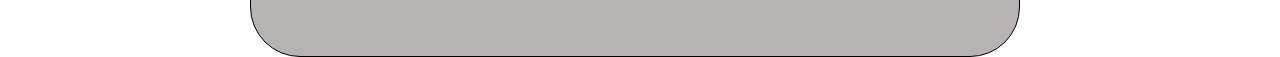
<file: PlayWiki/jogo_Midnight Club 3 DUB Edition/midnight.html>
<!DOCTYPE html>
<html lang="en">
<head>
    <meta charset="UTF-8">
    <meta name="viewport" content="width=device-width, initial-scale=1.0">
    <link rel="stylesheet" href="mid.css">
    <link rel="shortcut icon" href="./download.jpeg" type="image/x-icon">
    <title>Midnight Club 3</title>
</head>
<body>
    <header class="MainMenu">
        <!--Nome grande do site <a href="../pagina inicial/index.html"> serve para colocar links dentro do site-->
        <a href="../pagina inicial/index.html" class="linka"><h1 class="play">PLAYWIKI</h1></a>
        
    </header>
    <main class="content">
        <h1 class="tituJg">Midnight Club 3 DUB Edition</h1>

        <div class="Mainhist">
            <h2 class="hist">Sinópese</h2>
                <p class="histtext">Midnight Club 3: DUB Edition é um jogo eletrônico de corrida desenvolvido pela Rockstar San Diego e publicado pela 
                    Rockstar Games. Foi lançado em abril de 2005 para PlayStation 2 e Xbox. Um porte para PlayStation Portable, desenvolvido pela Rockstar
                 Leeds, foi lançado em junho de 2005. No ano seguinte, um relançamento atualizado do jogo, intitulado Midnight Club 3: DUB Edition Remix,
                  foi lançado para PlayStation 2 e Xbox. É o terceiro título da série Midnight Club e a sequência de Midnight Club II (2003).  Assim como 
                  os jogos anteriores da série, Midnight Club 3: DUB Edition se concentra em corridas de rua em cidades reais. O modo carreira  exige que o jogador
                   participe de corridas ilegais para se tornar o melhor corredor de rua, enquanto que o modo arcade oferece a liberdade de participar de corridas 
                   em opções de um ou múltiplos jogadores com a capacidade de personalizar as condições da competição. As cidades do jogo
                 são San Diego, Atlanta e Detroit, por meio das quais o jogador possui a liberdade de se locomover pelo seu mundo aberto. Pela primeira vez na 
                 série, carros e motos apresentados ​​foram licenciados, com o jogador também possuindo a capacidade de personalizar os seus veículos.
                 O desenvolvimento de Midnight Club 3: DUB Edition começou em 2003, logo após o lançamento de Midnight Club II. Ao criar o novo título, a Rockstar
                 Games firmou um acordo de parceria com a revista automotiva DUB Magazine, graças à qual os desenvolvedores incluíram muitos conteúdos licenciados
                  ao jogo. Após o seu lançamento, Midnight Club 3: DUB Edition foi bem recebido pela crítica, que elogiou a qualidade de seus gráficos, trilha 
                  sonora e variedade de modos, mas criticou o seu nível de complexidade e taxa de quadros instável. Foi bem-sucedido comercialmente, vendendo mais 
                  de cinco milhões de unidades. Uma sequência, Midnight Club: Los Angeles, foi lançada em outubro de 2008.</p>
                    </div>

                        <div class="conq">
                            <h1 class="TitConq">História do Jogo</h1>
                                <p class="ConqText">O jogo se concentra em corridas de rua, que acontecem em três cidades dos Estados Unidos - San Diego, Atlanta 
                                    e Detroit e uma cidade do Japão - Tokio (Essa cidade é restrita apenas para a versão REMIX do jogo). Em cada uma das cidades,
                                     o jogador pode explorar livremente através do mundo aberto do jogo, possuindo mudanças nos horários do dia e nas condições 
                                     climáticas. Nas cidades principais existem 4 tipos de corridas, são elas: <br><br><br>
                                     <b>Ponto a ponto</b> - É um modo onde a corrida inicia em um ponto da cidade e finaliza em outro sem a obrigação de seguir um 
                                     número de voltas pré determinado. <br><br>
                            <img src="tp_corrida_ponto a ponto.png" width="750px" height="425px" style="position: relative; right: 7%;">
                            <br><br><br><b>Circuíto</b> - É o modo onde a corrida tem um número pré determinado de voltas variando entre 2 ou 3 voltas por corrida. <br><br>
                            <img src="tp_corrida_circuito.png" width="750px" height="425px" style="position: relative; right: 7%;">
                            <br><br><br><b>Autocross</b> - É o modo onde o jogador é desafiado a correr em uma pista com muretas no meio da cidade onde o desafio 
                            principal é bater o tempo estimado no inicio da sessão. O player tem 3 tentativas para bater esse tempo. <br><br>
                            <img src="tp_corrida_autocross.png" width="750px" height="425px" style="position: relative; right: 7%;">  </p> </div>                

                        <div class="colet">
                    <h1 class="TitColet">Coletaveis</h1>
                <p class="ColetText">O jogo possui coletaveis espalhados por todos os 3 mapas principais com o logo da empresa criadora do mesmo ROCKSTAR.</p>
                <img src="coletaveis.png" width="750px" height="425px" style="left: 5%;  position: relative;"> 
                <p class="ColetText"> Cada cidade possui 12 coletável espalhados por cada mapa, ao coletar todos os ROCKSTAR´s, o player desbloqueia um Cadillac, 
                    novas placas e várias opções de skins para o piloto das motos e motocicletas. A localização dos mesmos em cada mapa são:</p> <br><br>
                <p class="ColetText"><b>San Diego:</b></p>
                    <img src="colet_SanDiego.png" width="750px" height="425px" style="left: 5%; position: relative;"> <br><br>
                <p class="ColetText"><b>Atlanta:</b></p>
                <img src="colet_atlanta.jpeg" width="750px" height="425px" style="left: 5%;  position: relative;">
                <p class="ColetText"><b>Detroit:</b></p>
                <img src="colet_detroit.png" width="750px" height="425" style="left: 5%; position: relative;">


            </div>

            <div class="map">
        <h2 class="TitMap">Mapas</h2>
    <p class="MapText">O jogo possui 4 mapas sendo um deles disponível apenas na versão REMIX do jogo (O mapa de Tokio). Cada mapa apresenta uma ambientação
         temática de cada cidade. </p>
         
</div>

</main>
</body>
</html>
</file>
<file: style.css>
:root{

    --cor-main: rgba(42, 42, 44, 0.6);
    --cor-main-contra: rgba(202, 202, 211, 0.6);
    --cor-body-contra:linear-gradient(to left,#e4e4e4 0%,#b9b7b7 25%,rgb(199, 194, 194) 50%,#b6b4b4 75%,#c5c2c2 100%);
    --cor-body: linear-gradient(to left,#000000 0%, #14141a 25%, rgb(34, 34, 43, 24) 50%, #101016 75%, #000000 100%);

}


.body{

    color: white;
    font-family: arial;
    /*background: linear-gradient(to left, #000000, rgb(25, 25, 37),rgb(18, 18, 27),rgb(0, 0, 0));*/
    background: var(--cor-body);
    background-size: 200% 100%;
    animation: background 12s infinite;
}
/*Animação da cor de fundo*/
@keyframes background{

    /*Inicio da animação*/
    0%  { background-position: 0% 50%; }
    /*Meio da animação*/
    50%  { background-position: 100% 50%; }
    /*Fim da animação*/
    100% { background-position: 0% 50%; }

}
.theme{
    position: absolute;
    top: 5%;
    right: 5%;
    font-size: 30px;
    color: #eee8e8;
    cursor: pointer;
    border: solid 1px;
    border-radius: 150px;
    border-color: rgb(92, 90, 90);
    width: 50px;
    height: 50px;

}
#moon{
    position: relative;
    top: 18%;
    left: 20%;
    color: rgb(64, 82, 122);
}

a{

    text-decoration: none;
    color: white;

}.img{

    position: absolute;
    top: 15%;
    left: 43%;
    border-radius: 500px;
    border: solid;
    /*Sombra ao redor da imagem*/
    box-shadow: 5px 5px 10px rgb(90, 89, 89);
    

}.nome1{

    position: absolute;
    top: 65%;
    left: 40%;
    font-family: "Playwrite HU";
    /*Sombra ao redor do texto*/
    text-shadow: 5px 5px 5px white;

}

.main1{

    position: absolute;
    width: 60%;
    height: 250%;
    top: 80%;
    left: 20%;
    /*background-color: rgb(36, 36, 54);*/
    background-color: var(--cor-main);
    border-radius: 50px;


}
.sobre1{

    position: relative;
    left: 40%;
    font-family: arial;


}.text1{

    position: relative;
    font-size: 20px;
    right: 38%;
    /*border: solid;*/
    width: 90%;

}.titu1{

    border-bottom: solid;
    width: 15%;
    font-size: 20px;
    position: relative;


}
/*INICIO DO CARROSSEL*/


.carrossel-container {
    max-width: 400px;
    margin: 50px auto;
    position: relative;
    left: 4%;
}

.carrossel {
    position: relative;
    overflow: hidden;
    border-radius: 15px;
    box-shadow: 0 10px 30px rgba(0,0,0,0.3);
}

.Hab1 {
    display: flex;
    transition: transform 0.5s ease-in-out;
    width: 300%; /* 3 itens x 100% */
}

.java1, .html1, .css1, .python {
    flex: 0 0 30.0%; /* Cada item ocupa 1/3 */
    text-align: center;
    padding: 20px;
    background: linear-gradient(135deg, #667eea 0%, #764ba2 100%);
    border-radius: 10px;
    color: white;
    box-shadow: 0 5px 15px rgba(0,0,0,0.2);
    
}
.java1{

    background: linear-gradient(135deg, rgb(185, 185, 2) 0%, orange 100%);

}
.html1{

    background: linear-gradient(135deg, rgb(211, 90, 9) 0%, orange 100%);

}
.css1{

    background: linear-gradient(135deg, rgb(57, 133, 233) 0%, rgb(8, 60, 231) 100%);

}
.python{

    background: linear-gradient(135deg, rgb(70, 120, 226) 0%, rgb(233, 233, 159) 100%);

}

.imghab1 {
    border-radius: 50%;
    border: 3px solid white;
    margin-bottom: 10px;
    margin-right: 10px;
}

.miniseg, .miniseg1 {
    margin-right: 10px;
    margin-bottom: 0;
    font-weight: bold;
    font-size: 16px;
}

/* Botões */
.btn-prev, .btn-next {
    position: absolute;
    top: 50%;
    transform: translateY(-50%);
    background: rgba(83, 82, 82, 0.5);
    color: var(--cor-main);
    border: none;
    padding: 15px;
    cursor: pointer;
    font-size: 18px;
    border-radius: 50%;
    transition: all 0.3s ease;
}

.btn-prev:hover, .btn-next:hover {
    background: rgba(0,0,0,0.3);
    transform: translateY(-50%) scale(1.1);
}

.btn-prev { left: 10px; }
.btn-next { right: 10px; }


/*FIM DO CARROSSEL*/


.Proj{

    position: relative;
    left: 40%;
    font-family: arial;
    font-size: 20px;

}.TitProj1{

    position: relative;
    border-bottom: solid;
    width: 20%;
    font-size: 20px;

}.SegProj{

    position: relative;
    right: 38%;
    width: 90%;
    font-size: 20px;

}.pro1,.pro2,.pro3,.pro4{

    font-size: 15px;



}.pro2{

    position: absolute;
    top: 100%;

}.pro3{

    position: absolute;
    top: 210%;


}
.pro4{

    position: absolute;
    top: 320%;

}
.imgrenova{

    position: absolute;
    top: 120%;
    

}.imgrenova1{

    position: absolute;
    top: 235%;


}.SegProj img:hover{

    box-shadow: #667eea 5px 5px 5px 1px;

}
.imgmusic{

    position: absolute;
    top: 340%;

}
@media (max-width: 412px) {

    .img{left: 15%;top: 7%;}
    .nome1{top: 45%; left: 10%; font-size: 20px;}
    .main1{top: 55%; width: 90%; left: 5%;height: 310%;}
    .titu1{width: 30%;right: 5%;}
    .text1{width: 100%;}
    .java1, .html1, .css1{flex: 0 0 29.5%;}
    .carrossel-container{left: -2%;max-width: 350px;}
    .imghab{left: 26%;}
    .TitProj1{width: 40%;right: 10%;}
    .imgrenova{top: 125%;}

}
</file>
<file: MCdonalds/style.css>
@import url('https://fonts.googleapis.com/css?family=Poppins:200,300,400,500,600,700,800,900&display=swap');
*
{
  margin: 0;
  padding: 0;
  box-sizing: border-box;
  font-family: 'Poppins', sans-serif;
}
section
{
  position: relative;
  width: 100%;
  min-height: 100vh;
  padding: 100px;
  display: flex;
  justify-content: space-between;
  align-items: center;
  background: #fff;
  transition: 0.5s;
}
.clip
{
  position: absolute;
  top: 0;
  left: 0;
  width: 100%;
  height: 100%;
  background: #9b0101;
  clip-path: circle(600px at right 800px);
}
header
{
  position: absolute;
  top: 0;
  left: 0;
  width: 100%;
  padding: 20px 100px;
  display: flex;
  justify-content: space-between;
  align-items: center;
}
header .logo
{
  position: relative;
  max-width: 80px;
}
header ul
{
  position: relative;
  display: flex;
}
header ul li
{
  list-style: none;
}
header ul li a
{
  display: inline-block;
  color: #333;
  font-weight: 400;
  margin-left: 40px;
  text-decoration: none;
}
.content
{
  position: relative;
  width: 100%;
  display: flex;
  justify-content: space-between;
  align-items: center;
}
.content .textBox
{
  position: relative;
  max-width: 600px;
}
.content .textBox h2
{
  color: #333;
  font-size: 4em;
  line-height: 1.4em;
  font-weight: 500;
}
.content .textBox h2 span
{
  color: #fa1313;
  font-size: 1.2em;
  font-weight: 900;
}
.content .textBox p
{
  color: #333;
}
.content .textBox a
{
  display: inline-block;
  margin-top: 20px;
  padding: 8px 20px;
  background: #f51c1c;
  color: #fff;
  border-radius: 40px;
  font-weight: 500;
  letter-spacing: 1px;
  text-decoration: none;
  text-transform: uppercase;
}
.content .imgBox
{
  width: 700px;
  display: flex;
  padding-right: 50px;
  margin-top: 50px;
  justify-content: flex-end;
}
.content .imgBox img
{
  max-width: 700px;
}
.thumb
{
  position: absolute;
  left: 50%;
  bottom: 20px;
  transform: translateX(-50%);
  display: flex;
}
.thumb li
{
  list-style: none;
  display: inline-block;
  margin: 0 20px;
  cursor: pointer;
  transition: 0.5s;
}
.thumb li:hover
{
  transform: translateY(-15px);
}
.thumb li img
{
  max-width: 60px;
}
.sci
{
  position: absolute;
  top: 50%;
  right: 30px;
  transform: translateY(-50%);
  display: flex;
  justify-content: center;
  align-items: center;
  flex-direction: column;
}
.sci li
{
  list-style: none;
}
.sci li a
{
  display: inline-block;
  filter: invert(1);
  margin: 5px 0;
  transform: scale(0.6);
}
</file>
<file: PagMusic/style.css>
@import url('https://fonts.googleapis.com/css2?family=Playfair+Display:ital,wght@0,400;0,700;1,400&family=Cormorant+Garamond:ital,wght@0,300;0,400;1,300&family=DM+Sans:wght@300;400&display=swap');
:root{

    --fundo-principal: #fdfaf4;
    --superficie-secundaria: #f5f0e8;
    --texto-fundo-escuro: #1a1612;
    --dourado-principal: #c49734;
    --dourado-secundario: #e8d5a3;
    --titulos-vinho: #8b3a2a;
    --texto-secundario: #6b6359;
}
/*==========================================================================================*/
body{
    background-color: var(--fundo-principal);
    font-family: 'Arial', sans-serif;
    color: var(--texto-fundo-escuro);
    margin: 0;
    padding: 0;
}
header{
    background-color: var(--superficie-secundaria);
    padding: 20px;
    display: flex;
    justify-content: space-between;
    align-items: center;
    border-bottom-color: var(--dourado-principal);
    border-bottom-width: 2px;
    border-bottom-style: solid;
}
header h1{
    color: var(--dourado-principal);
    margin: 0;
    font-family: "DM Sans", sans-serif;
}
header ul{
    list-style: none;
    display: flex;
    gap: 20px;
    margin: 0;
    padding: 0;
    font-family: "DM Sans", sans-serif;
}
header li{

    cursor: pointer;

}a:hover{
    color: var(--dourado-principal);
}
a{
    text-decoration: none;
    color: var(--texto-fundo-escuro);
}
/*==========================================================================================*/
main{
    padding: 40px;
    display: flex;
    flex-direction: column; 
    position: absolute;
    top: 20%;

}
main h4{

    position: relative;
    color: var(--dourado-principal);
    margin-bottom: 20px;
    left: 11%;
    font-family: 'DM Sans';
    font-weight: 100;
    font-size: 12px;    
}
main .tit{
    position: relative;
    display: flexbox;
    font-size: 60px;
    width: 500px;
    margin-bottom: 20px;
    font-family: "Playfair Display", serif;

}
main i{

    color: var(--titulos-vinho);
    font-family: "Cormorant Garamond", sans-serif;
    font-size: 75px;

}
/*==========================================================================================*/

.PrinInstru{

    display: flex;
    position: absolute;
    top: 20%;
    left: 70%;
    width: 250px;
    height: 450px;
    z-index: -5;

}
.text{

    display: flex;
    width: 320px;
    font-size: 16px;
    font-family: "Cormorant Garamond", sans-serif;

}
.infoMedium{

    position: absolute;
    display: flex;
    width: 100%;
    height: 20%;
    background-color: var(--texto-fundo-escuro);
    justify-content: center;
    align-items: center;
    flex-direction: row;
    top: 90%;
    color: var(--superficie-secundaria);


}
.infoMedium ul{

    display: flex;
    position: relative;
    list-style: none;

}
.infoMedium li{

    justify-content: space-around;
    margin: 0 110px;

}
.infoMedium p{

    font-family: "DM Sans", sans-serif;
    font-weight: 100;
    position: relative;


}
.infoMedium h2{

    justify-content: center;
    text-align: center;
    display: flex;
    position: relative;
    font-family: "Cormorant Garamond", serif;
    font-size: 60px;
    font-weight: 100;
    margin: 0 0 0 0;
    color: var(--dourado-principal);

}
/*==========================================================================================*/
nav{

    display: flex;
    position: absolute;
    border: solid 1px;
    width: 90%;
    height: 80%;
    left: 5%;
    top: 120%;
    border: none;

}
.princi{

    position: relative;
    display: flex;
    height: 100%;
    background-color: var(--texto-fundo-escuro);
    width: 35%;
    color: white; 
    flex-direction: column;

}.princi:hover{

    opacity: 0.9;

}
.princi p{

    position: relative;
    left: 10%;
    width: 60%;
    top: 15%;

}.SegPrinci{


    position: absolute;
    display: flex;
    width: 64.8%;
    height: 99.5%;
    left: 35%;



}.SegPrinci div{

    border: solid 1px var(--dourado-principal);
    position: relative;
    display: flex;
    color: black;
    left: 0%;
    width: 100%;
    height: 100.3%;
    flex-direction: column;
    align-items: center;

}
</file>
<file: PlayWiki/login/style.css>
body{


    background: linear-gradient(to right,rgb(3, 3, 128), rgb(71, 95, 204));
    background-blend-mode: multiply;
    font-family: Arial, Helvetica, sans-serif;
    color: white;
     
}
.mainLogin{

    position: absolute;
    background-color: rgb(6, 13, 70);
    width: 50%;
    height: 55%;
    top: 25%;
    left: 25%;
    border-radius: 3%;

}

.loginTop{

    font-size: 25px;
    position: relative;
    left: 10%;
    top: 10%;

}
.email, .inEmail{

    position: relative;
    left: 10%;
    top: 10%;


}.inEmail{

    margin-top: 5px;
    margin-bottom: 15px;
    border-radius: 20px;
    width: 40%;
    height: 8%;
    border-color: blue;
    background-color: transparent;
    color: white;
    


}
.inEmail::placeholder{

    color: rgb(131, 128, 128);
    

}
.inSenha::placeholder{

    color: rgb(131, 128, 128);
    

}


.senha, .inSenha{

    position: relative;
    left: 10%;
    top: 10%;


}.inSenha{

    margin-top: 5px;
    border-radius: 20px;
    width: 40%;
    height: 8%;
    border-color: rgb(0, 0, 255);
    background-color: transparent;
    color: white;

}
button{

    position: relative;
    width: 100px;
    height: 50px;
    border-radius: 20px;
    left: -31%;
    top: 25%;
    width: 40%;
    color: white;
    background-color: rgb(54, 54, 138);
    font-size: 25px;
    font-family: 'Trebuchet MS', 'Lucida Sans Unicode', 'Lucida Grande', 'Lucida Sans', Arial, sans-serif;

}
</file>
<file: PlayWiki/pagina inicial/style.css>
/*nome da tag que esta sendo "estilizada"*/
body{
    /*"margin" esta definindo o espaço externo ao redor de um elemento, ou seja afasta um elemento de outros elementos próximos*/
    /*"padding" esta defininfo o espaço interno de um elemento e sua borda*/

    /*colocando imagem de fundo o site utilizando "background-image"*/
    background: linear-gradient(
        to right,  /* Direção: de cima-esquerda para baixo-direita, para fluxo natural */
        #000000 0%,       /* Preto puro no início */
        #14141a 25%,      /* Intermediário sutil (mistura de cinzas para suavidade) */
        rgb(34, 34, 43) 50%,      /* rgb(18, 18, 27) no meio, para profundidade */
        #101016 75%,      /* rgb(25, 25, 37) para um toque azulado escuro */
        #000000 100%      /* Volta ao preto para fechamento suave */
    );
    /*definindo o estilo da fonte com "font-family"*/
    font-family: Arial, Helvetica, sans-serif;
    background-size: 200% 100%;
    animation: backgroundAnimation 12s infinite;

}

/*nome da classe ("class") que esta sendo "estlizada"*/
.MainMenu{

    position: absolute;
    border: solid 1px black;
    border-bottom-left-radius: 30px;
    border-bottom-right-radius: 30px;
    width: 100%;
    height: 15%;
    background: linear-gradient(to right, rgb(95, 95, 155) ,rgb(51, 51, 121), rgb(102, 104, 170));
    background-size: 200% 100%;
    animation: backgroundAnimation 12s infinite;



}
.play{

    position: relative;
    bottom: 78%;
    font-size: 90px;
    font-family: fantasy;
    color: #020927;
    border-bottom: solid 1px;
    width: 100%;
    height: 102%;


}
.linka{

    position: absolute;
    width: 25%;
    height: 100%;
    display: flex;
    left: 37%;

}
a{
    text-decoration: none;
}
.SegMenu{

    position: absolute;
    width: 15%;
    height: 180%;
    top: 30%;
    background: linear-gradient(to right, rgb(95, 95, 155) ,rgb(51, 51, 121), rgb(102, 104, 170));
    background-size: 200% 100%;
    animation: backgroundAnimation 12s infinite;
    border-top-right-radius: 50px;
    border-bottom-right-radius: 50px;
    display: none;
    color: white;

}
.hiden{

    position: absolute;
    width: 70px;
    height: 50px;
    border: solid 2px;
    border-top-right-radius: 20px;
    border-bottom-right-radius: 20px;
   background: linear-gradient(to right, rgb(95, 95, 155) ,rgb(51, 51, 121));
    top: 20%;
    left: -0.5%;
    cursor: pointer;
    

}
.bar{

    position: relative;
    width: 60%;
    border: solid;
    margin: 6px;
    

}
.SegAcao{

    position: absolute;
    width: 250px;
    height: 200px;
    background-color: rgb(184, 179, 179);
    top: 35%;
    left: 15%;
    border: solid 1px;
    border-radius: 50px;
    display: none;
    z-index: 5;

}
.b{

    position: relative;
    text-decoration: none;
    color: black;
    border-bottom: solid 1px;
    top: 10%;
    left: 5%;

}
.SegRit{

    position: absolute;
    width: 250px;
    height: 200px;
    background-color: rgb(184, 179, 179);
    top: 40%;
    left: 15%;
    border: solid 1px;
    border-radius: 50px;
    display: none;
    z-index: 5;


}
.SegCor{

    position: absolute;
    width: 250px;
    height: 200px;
    background-color: rgb(184, 179, 179);
    top: 50%;
    left: 15%;
    border: solid 1px;
    border-radius: 50px;
    display: none;
    z-index: 5;


}

.TitleSeg{

    position: relative;
    left: 10%;
    border-bottom: solid;
    width: 200px;

}
.rpg,.acao,.rit,.CorrVo,.fps{

    position: relative;
    left: 10%;
    border-bottom: solid 1px;
    width: 200px;
    cursor: pointer;
    

}
.rpg:hover{
    color: rgb(70, 70, 202);
}
.acao:hover{
    color: rgb(70, 70, 202);
}
.rit:hover{
    color: rgb(70, 70, 202);
}

.CorrVo:hover{
    color: rgb(70, 70, 202);
}

.fps:hover{
    color: rgb(70, 70, 202);
}
.jogo{

    position: relative;
    border: solid;
    width: 100px;
    top: -20%;
    left: 20%;


}
/*-----------------------------------------------------------------------------------*/
.content{

    position: absolute;
    border: solid 1px black;
    border-radius: 50px;
    color: white;
    width: 60%;
    height: 200%;
    top: 40%;
    left: 19.5%;
    background: linear-gradient(to right, rgb(95, 95, 155) ,rgb(51, 51, 121), rgb(102, 104, 170));
    background-size: 200% 100%;
    animation: backgroundAnimation 12s infinite;

    
    
}
@keyframes backgroundAnimation{

        0% { background-position: 0% 50%;}
        50% { background-position: 100% 50%;}
        100% { background-position: 0% 50%;}

}
.intro{

    position: relative;
    width: 80%;
    top: 2%;
    left: 10%;
    border-bottom: solid 1px;
    font-size: 25px;
    font-family: arial;
    display: flex;
    

}
.jg1{

    position: absolute;
    left: 5%;
    top: 23%;
    width: 88%;
    height: 250px;
    border-radius: 50px;
    padding-left: 20px;
    padding-top: 20px;
    background-color: rgb(158, 173, 241);

   
}
.titleac{

    position: relative;
    bottom: 65%;
    left: 4%;
    font-size: 25px;
    

}
.Segcor{

    position: relative;
    bottom: 65%;
    left: 4%;
    font-size: 25px;
    color: red;
}
.descac{

    position: relative;
    width: 60%;
    bottom: 60%;
    left: 35%;
    font-size: 20px;

}
.imgac{

    box-shadow: 0px 10px 10px 5px black;
    border-radius: 20px;
    

}
/*Divisão para cada jogo*/
/*----------------------------------------------------------------------*/
.jg2{

    position: absolute;
    left: 5%;
    top: 48%;
    width: 88%;
    height: 250px;
    border-radius: 50px;
    padding-left: 20px;
    padding-top: 20px;
    background-color: rgb(158, 173, 241);
   


}

.titlegta{

    position: relative;
    bottom: 75%;
    left: 4%;
    font-size: 25px;

}
.descgta{

    position: relative;
    width: 70%;
    bottom: 75%;
    left: 30%;
    font-size: 20px;
 
}
.imggta{

    box-shadow: 0px 10px 10px 5px black;
    border-radius: 20px;

}
/*-------------------------------------------------------------------------*/
.jg3{

    position: absolute;
    left: 5%;
    top: 73%;
    width: 88%;
    height: 250px;
    border-radius: 50px;
    padding-left: 20px;
    padding-top: 20px;
    background-color: rgb(158, 173, 241);
    
    
    
}
.titledead{

    position: relative;
    bottom: 65%;
    left: 4%;
    font-size: 25px;

}
.descdead{

    position: relative;
    width: 70%;
    bottom: 60%;
    left: 30%;
    font-size: 20px;

}
.imgdead{

    box-shadow: 0px 10px 10px 5px black;
    border-radius: 20px;

}
@media(max-width:1920px){

    .content{height: 150%;}
    .jg1{top: 20%;}
    .jg2{top: 45%;}
    .jg3{top: 70%;}
    .play{top: -40%;bottom: 0; padding-bottom: 0; height: 70%;}

}
</file>
<file: PlayWiki/cadastro/style.css>
body{

    background: linear-gradient(to right,rgb(3, 3, 128), rgb(57, 57, 212), rgb(56, 80, 187));
    background-size: 200% 100%;
    animation: background 15s infinite;

}
@keyframes background{

    0%  { background-position: 0% 50%; }
    50%  { background-position: 100% 50%; }
    100% { background-position: 0% 50%; }

}
.theme{
    position: absolute;
    top: 5%;
    right: 5%;
    font-size: 30px;
    color: #eee8e8;
    cursor: pointer;
    border: solid 10px;
}
.Play{

    position: absolute;
    left: 5%;
    top: 5%;
    font-size: 50px;
    color: #eee8e8;
    font-family: arial;
    border-bottom: solid 1px;

}
.Play2{

    position: absolute;
    left: 5%;
    top: 25%;
    font-size: 20px;
    color: #eee8e8;
    font-family: arial;
    

}
.Play3{

    position: absolute;
    left: 5%;
    top: 40%;
    font-size: 20px;
    color: #eee8e8;
    font-family: arial;
    text-decoration: none;

}
.Content{

    position: absolute;
    width: 30%;
    height: 40%;
    background-color: rgb(6, 13, 70);
    left: 60%;
    top: 20%;
    border: solid 0px;
    border-radius: 10%;
    color: white;



}
.SubContent{

    position: relative;
    width: 30%;
    height: 10%;
    left: 35%;

}
.Tit{

    font-family: arial;
    border-bottom: solid 1px;
    width: 130%;
    color: linear-gradient(to left, white, black);
    

}
.inpu{

    position: relative;
    height: 40%;
    top: 2%;
    left: 5%;
    width: 100%;


}
.email{

    position: relative;
    height: 25px;
    width: 80%;
    right: 3%;
    border-radius: 20px;
    border: 0;
    padding: 0px 50px 0px 20px;
    left: -3%;

    
}
.pass{

    position: relative;
    height: 25px;
    top: 20%;
    width: 80%;
    right: 3%;
    border-radius: 20px;
    border: 0;
    padding: 0px 50px 0px 20px;
    left: -3%;

}
.senha{

    position: relative;
    top: 20%;

}
#eye{

    position: relative;
    top: -6%;
    left: 86%;
    font-size: 20px;
    cursor: pointer;
    color: #111010;

}
.enviar{

    position: relative;
    border: solid 1px;
    height: 30px;
    top: 20%;
    left: 2%;
    width: 97%;
    cursor: pointer;
    font-family: arial;
    border-radius: 20px;
    background-color: rgb(54, 54, 138);
    color: white;
    border: 0;
    animation: enviar 5s infinite;
   

}
.alogin{

    color: rgb(109, 107, 107);

}
.enviar:hover{

    animation: none;
}
@keyframes enviar{

    0%{background-color: rgb(54, 54, 138);}
    50%{background-color: rgb(102, 102, 165);}
    100%{background-color: rgb(54, 54, 138);}
}
footer{

    position: absolute; 
    width: 100%;
    height: 20%;
    background-color: rgb(54, 54, 138);
    top: 85%;
    left: 0%;

}.whats{

    position: relative;
    left: 3%;
    display: flex;
    width: 20%;
    height: 70%;

}.SegWhats{

    position: relative;
    font-family: arial;
    font-size: 20px;
    top: 20%;

}
@media(min-width: 1920px){

      .email{left: -3%;width: 85%;}
      .pass{left: -3%;width: 85%;}
      .enviar{left: 1.5%;top: 10%;}  
      #eye{left: 90%;top: 2%;}

}
</file>
<file: PlayWiki/jogo_AC_Black_Flag/Black_Flag.css>
body{
    margin: 0;
    padding: 0;
    background-image: url(../img/fundAC.jpg);
    background-repeat: no-repeat;
    background-size: 110% 100%;
    background-attachment: fixed;
    font-family: Arial, Helvetica, sans-serif;

}
a{
    
    text-decoration: none;


}
.MainMenu{
    position: absolute;
    border: solid 1px black;
    border-bottom-left-radius: 30px;
    border-bottom-right-radius: 30px;
    width: 100%;
    height: 15%;
    background-color: rgb(184, 179, 179);



}
.play{

    position: relative;
    left: 41%;
    bottom: 56%;
    font-size: 90px;
    font-family: fantasy;
    color: #020927;
    border-bottom: solid 1px;
    width: 20%;

}
/*--------------------------------------------------------------------------*/
.content{

    position: absolute;
    border: solid 1px black;
    border-radius: 50px;
    width: 60%;
    height: 2505%;
    top: 40%;
    left: 19.5%;
    background-color: rgb(184, 179, 179);
    
    

    

}
.tituJg{

    position: relative;
    border-bottom: solid 1px;
    left: 35%;
    width: 35%;
    font-size: 40px;
    display: flex;


}
.MainHist{

    position: relative;
   
    

}
.hist{

    position: relative;
    border-bottom: solid 1px;
    left: 10%;
    top: 5%;
    width: 35%;
    font-size: 40px;
   

}
.histtext{

    position: relative;
    top: 30%;
    left: 10%;
    width: 81%;
    font-size: 20px;

}
/*---------------------------------------------------------------------------*/
.conq{

    position: relative;

}
.TitConq{

    position: relative;
    border-bottom: solid 1px;
    left: 10%;
    top: 5%;
    width: 35%;
    font-size: 40px;
    
}
.ConqText{

    position: relative;
    top: 30%;
    left: 10%;
    width: 81%;
    font-size: 20px;

}
.bronze{
    color: rgb(139, 97, 5);
}
.prata{
    color: #777373;
}
.ouro{
    color: rgb(253, 253, 139);
}
/*--------------------------------------------------------------------------*/
/*--------------------------------------------------------------------------*/
.colet{

    position: relative;

}
.TitColet{

    position: relative;
    border-bottom: solid 1px;
    left: 10%;
    top: 5%;
    width: 35%;
    font-size: 40px;

}
.ColetText{

    position: relative;
    top: 30%;
    left: 10%;
    width: 81%;
    font-size: 20px;

}
.subtit{

    font-size: 30px;

}
/*--------------------------------------------------------------------------*/
.map{

    position: relative;

}
.TitMap{

    position: relative;
    border-bottom: solid 1px;
    left: 10%;
    top: 5%;
    width: 35%;
    font-size: 40px;

}
.MapText{

    position: relative;
    top: 30%;
    left: 10%;
    width: 81%;
    font-size: 20px;

}
</file>
<file: PlayWiki/jogo_BLACK/black.css>
body{
    margin: 0;
    padding: 0;
    background-image: url(../img/fundBlack.png);
    background-repeat: no-repeat;
    background-size: 110% 100%;
    background-attachment: fixed;
    font-family: Arial, Helvetica, sans-serif;

}
a{
    
    text-decoration: none;


}
.MainMenu{
    position: absolute;
    border: solid 1px black;
    border-bottom-left-radius: 30px;
    border-bottom-right-radius: 30px;
    width: 100%;
    height: 15%;
    background-color: rgb(80, 78, 78);



}
.play{

    position: relative;
    left: 41%;
    bottom: 50%;
    font-size: 90px;
    font-family: fantasy;
    color: #020927;
    border-bottom: solid 1px;
    width: 20%;

}
/*------------------------------------------------------------------------*/
.content{

    position: absolute;
    border: solid 1px black;
    border-radius: 50px;
    width: 60%;
    height: 170%;
    /*"top, bottom, left e right" determina o quão distante o elemnto est*/
    top: 40%;
    left: 19.5%;
    background-color: rgb(80, 78, 78);
    
    

    

}
.tituJg{

    position: relative;
    border-bottom: solid 3px;
    left: 40%;
    width: 20%;
    font-size: 40px;
    display: flex;


}
.Mainhist{

    position: relative;
   
    

}
.hist{

    position: relative;
    border-bottom: solid 1px;
    left: 10%;
    top: 5%;
    width: 35%;
    font-size: 40px;
   

}
.histtext{

    position: relative;
    top: 30%;
    left: 10%;
    width: 85%;
    font-size: 25px;

}
/*---------------------------------------------------------------------------*/
.conq{

    position: relative;

}
.TitConq{

    position: relative;
    border-bottom: solid 1px;
    left: 10%;
    top: 5%;
    width: 35%;
    font-size: 40px;
    
}
.ConqText{

    position: relative;
    top: 30%;
    left: 10%;
    width: 90%;
    font-size: 25px;

}
/*--------------------------------------------------------------------------*/
.control{

    position: relative;

}
.TitControl{

    position: relative;
    border-bottom: solid 1px;
    left: 10%;
    top: 5%;
    width: 35%;
    font-size: 40px;

}
.ControlText{

    position: relative;
    top: 30%;
    left: 10%;
    width: 90%;
    font-size: 25px;

}
/*--------------------------------------------------------------------------*/
.colet{

    position: relative;

}
.TitColet{

    position: relative;
    border-bottom: solid 1px;
    left: 10%;
    top: 5%;
    width: 35%;
    font-size: 40px;

}
.ColetText{

    position: relative;
    top: 30%;
    left: 10%;
    width: 90%;
    font-size: 25px;

}
/*--------------------------------------------------------------------------*/
.map{

    position: relative;

}
.TitMap{

    position: relative;
    border-bottom: solid 1px;
    left: 10%;
    top: 5%;
    width: 35%;
    font-size: 40px;

}
.MapText{

    position: relative;
    top: 30%;
    left: 10%;
    width: 90%;
    font-size: 25px;

}
</file>
<file: PlayWiki/jogo_Midnight Club 3 DUB Edition/mid.css>
body{

    margin: 0;
    padding: 0;
    background-image: url(download.jpeg);
    background-attachment: fixed;
    background-repeat: no-repeat;
    background-size: 110% 100%;
    font-family: Arial, Helvetica, sans-serif;

}
.MainMenu{
    position: absolute;

    border: solid 1px black;
    border-bottom-left-radius: 30px;
    border-bottom-right-radius: 30px;
    width: 100%;
    height: 15%;
    background-color: rgb(184, 179, 179);
    justify-content: center;
    align-items: center;
    text-align: center;


}
.play{

    position: relative;
    bottom: 78%;
    font-size: 90px;
    font-family: fantasy;
    color: #020927;
    border-bottom: solid 1px;
    width: 100%;
    height: 102%;


}
.linka{

    position: absolute;
    width: 25%;
    height: 100%;
    display: flex;
    left: 37%;

}
a{
    /*deixa o texto com um link como se fosse um texto normal*/
    text-decoration: none;
}
.content{

    position: absolute;
    border: solid 1px black;
    border-radius: 50px;
    width: 60%;
    height: 855%;
    top: 40%;
    left: 19.5%;
    background-color: rgb(184, 179, 179);
    
    

    

}
.tituJg{

    position: relative;
    border-bottom: solid 1px;
    left: 13%;
    width: 61%;
    font-size: 40px;
    display: flex;


}
.Mainhist{

    position: relative;
   
    

}
.hist{

    position: relative;
    border-bottom: solid 1px;
    left: 10%;
    top: 5%;
    width: 19%;
    font-size: 40px;
   

}
.histtext{

    position: relative;
    top: 30%;
    left: 10%;
    width: 81%;
    font-size: 20px;

}
/*---------------------------------------------------------------------------*/
.conq{

    position: relative;

}
.TitConq{

    position: relative;
    border-bottom: solid 1px;
    left: 10%;
    top: 5%;
    width: 35%;
    font-size: 40px; 
}

.TitConqSub{

    position: relative;
    border-bottom: solid 1px;
    left: 10%;
    top: 5%;
    width: 35%;
    font-size: 25px;
}
.ConqText{

    position: relative;
    top: 30%;
    left: 10%;
    width: 81%;
    font-size: 20px;

}
/*--------------------------------------------------------------------------*/
.control{

    position: relative;

}
.TitControl{

    position: relative;
    border-bottom: solid 1px;
    left: 10%;
    top: 5%;
    width: 35%;
    font-size: 40px;

}
.ControlText{

    position: relative;
    top: 30%;
    left: 10%;
    width: 90%;
    font-size: 25px;

}
/*--------------------------------------------------------------------------*/
.colet{

    position: relative;

}
.TitColet{

    position: relative;
    border-bottom: solid 1px;
    left: 10%;
    top: 5%;
    width: 21%;
    font-size: 40px;

}
.ColetText{

    position: relative;
    top: 30%;
    left: 10%;
    width: 81%;
    font-size: 20px;

}
/*--------------------------------------------------------------------------*/
.map{

    position: relative;

}
.TitMap{

    position: relative;
    border-bottom: solid 1px;
    left: 10%;
    top: 5%;
    width: 13%;
    font-size: 40px;

}
.MapText{

    position: relative;
    top: 30%;
    left: 10%;
    width: 81%;
    font-size: 20px;

}
</file>
